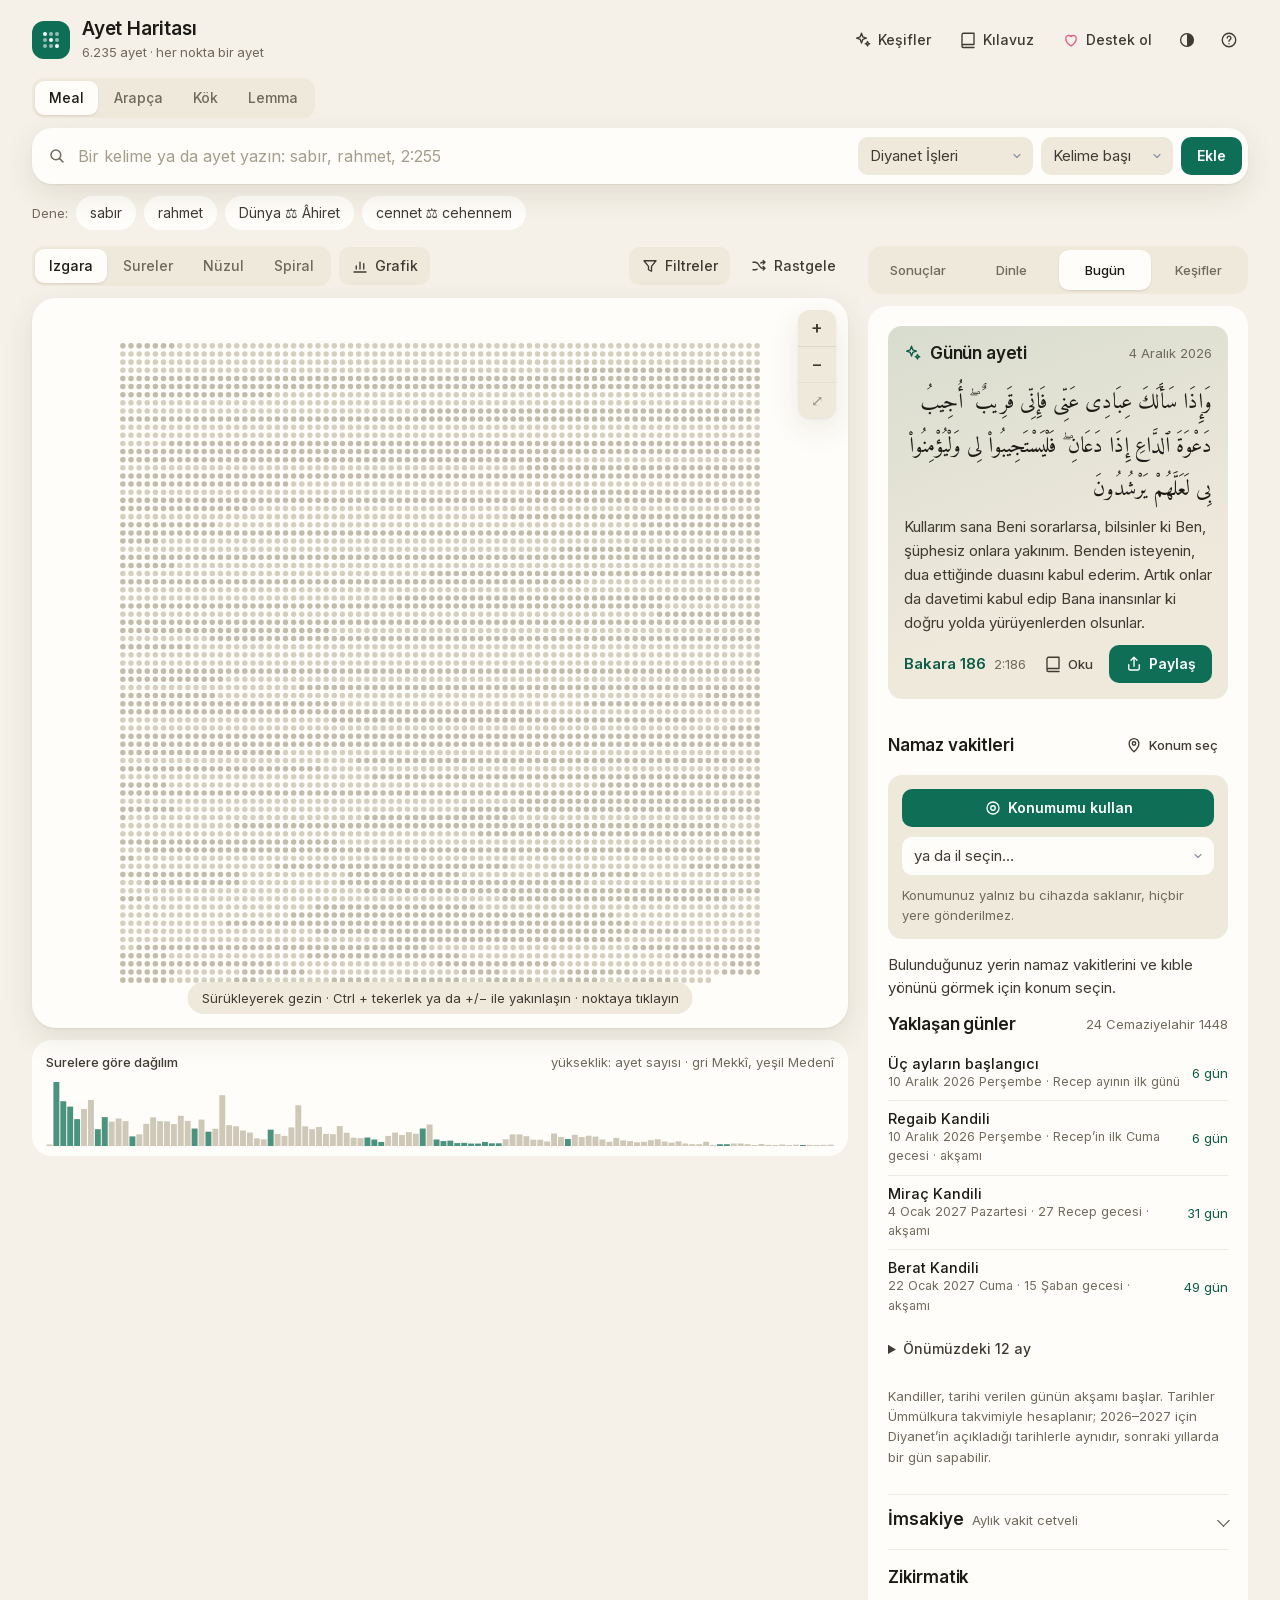
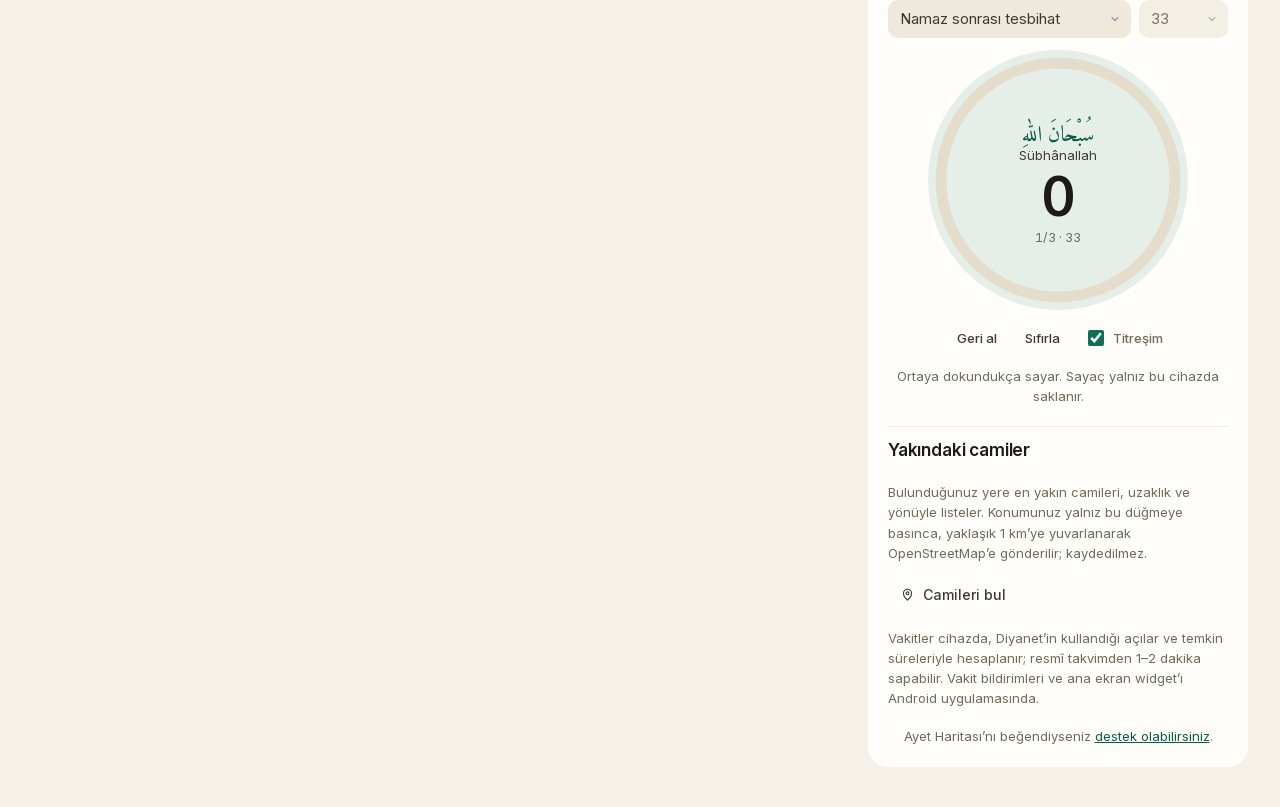
<file: index.html>
<!doctype html>
<html lang="tr">
<head>
<meta charset="utf-8">
<meta name="viewport" content="width=device-width,initial-scale=1,viewport-fit=cover">
<title>Ayet Haritası</title>
<meta name="description" content="Kur'an'daki 6.236 ayet, her biri bir nokta. Bir kelime yazın, geçtiği ayetler yansın.">
<link rel="stylesheet" href="fonts/fonts.css">
<link rel="manifest" href="manifest.webmanifest">
<meta name="theme-color" content="#0b0d12">
<script>(()=>{const d=document.documentElement,m=matchMedia('(prefers-color-scheme: light)');let p='auto';try{p=localStorage.getItem('ayet-theme')||'auto'}catch(e){}
const set=()=>{d.dataset.theme=p;d.dataset.mode=p==='auto'?(m.matches?'light':'dark'):p;const t=document.querySelector('meta[name=theme-color]');if(t)t.content=d.dataset.mode==='light'?'#f5f1e8':'#0b0d12';dispatchEvent(new Event('ayet:theme'))};
window.ayetTheme=x=>{if(x)p=x;else return p;try{localStorage.setItem('ayet-theme',p)}catch(e){}set()};m.addEventListener('change',()=>{if(p==='auto')set()});set()})()</script>
<link rel="icon" href="icons/favicon-32.png?v=2" sizes="32x32" type="image/png">
<link rel="icon" href="icons/icon-192.png?v=2" sizes="192x192" type="image/png">
<link rel="apple-touch-icon" href="icons/icon-180.png?v=2">
<link rel="stylesheet" href="style.css?v=30">
</head>
<body>

<svg width="0" height="0" style="position:absolute" aria-hidden="true"><defs>
<symbol id="i-book" viewBox="0 0 24 24"><path d="M4 19.5V5a2 2 0 0 1 2-2h14v15H6a2 2 0 0 0-2 2v.5a1.5 1.5 0 0 0 1.5 1.5H20"/></symbol>
<symbol id="i-heart" viewBox="0 0 24 24"><path d="M12 20s-7-4.4-7-10a4 4 0 0 1 7-2.6A4 4 0 0 1 19 10c0 5.6-7 10-7 10z"/></symbol>
<symbol id="i-help" viewBox="0 0 24 24"><circle cx="12" cy="12" r="9"/><path d="M9.6 9.3a2.5 2.5 0 1 1 3.4 2.4c-.6.3-1 .8-1 1.5v.5M12 17h.01"/></symbol>
<symbol id="i-sun" viewBox="0 0 24 24"><circle cx="12" cy="12" r="4"/><path d="M12 3v1.5M12 19.5V21M3 12h1.5M19.5 12H21M5.6 5.6l1.1 1.1M17.3 17.3l1.1 1.1M5.6 18.4l1.1-1.1M17.3 6.7l1.1-1.1"/></symbol>
<symbol id="i-moon" viewBox="0 0 24 24"><path d="M20 14.5A8.5 8.5 0 0 1 9.5 4a7 7 0 1 0 10.5 10.5z"/></symbol>
<symbol id="i-auto" viewBox="0 0 24 24"><circle cx="12" cy="12" r="8.5"/><path d="M12 3.5v17a8.5 8.5 0 0 0 0-17z" fill="currentColor" stroke="none"/></symbol>
<symbol id="i-sliders" viewBox="0 0 24 24"><path d="M4 7h9M17 7h3M4 17h3M11 17h9"/><circle cx="15" cy="7" r="2"/><circle cx="9" cy="17" r="2"/></symbol>
<symbol id="i-chart" viewBox="0 0 24 24"><path d="M4 20h16M7 16v-4M12 16V7M17 16v-7"/></symbol>
<symbol id="i-filter" viewBox="0 0 24 24"><path d="M4 5h16l-6 7.5V19l-4-2v-4.5z"/></symbol>
<symbol id="i-shuffle" viewBox="0 0 24 24"><path d="M4 7h3c2 0 3 1 4 2.5l2 3c1 1.5 2 2.5 4 2.5h3M17.5 12.5L20 15l-2.5 2.5M4 17h3c1.1 0 1.9-.3 2.6-.9M14.4 7.9C15 7.3 15.9 7 17 7h3M17.5 4.5L20 7l-2.5 2.5"/></symbol>
<symbol id="i-x" viewBox="0 0 24 24"><path d="M6 6l12 12M18 6L6 18"/></symbol>
<symbol id="i-left" viewBox="0 0 24 24"><path d="M15 6l-6 6 6 6"/></symbol>
<symbol id="i-right" viewBox="0 0 24 24"><path d="M9 6l6 6-6 6"/></symbol>
<symbol id="i-play" viewBox="0 0 24 24"><path d="M7 4.5v15l12.5-7.5z" fill="currentColor"/></symbol>
<symbol id="i-pause" viewBox="0 0 24 24"><path d="M8 5v14M16 5v14" stroke-width="3"/></symbol>
<symbol id="i-prev" viewBox="0 0 24 24"><path d="M18 6v12l-9-6zM6 6v12" fill="currentColor"/><path d="M6 6v12"/></symbol>
<symbol id="i-next" viewBox="0 0 24 24"><path d="M6 6v12l9-6z" fill="currentColor"/><path d="M18 6v12"/></symbol>
<symbol id="i-pin" viewBox="0 0 24 24"><path d="M12 21s-6.5-5.6-6.5-11a6.5 6.5 0 0 1 13 0c0 5.4-6.5 11-6.5 11z"/><circle cx="12" cy="10" r="2.3"/></symbol>
<symbol id="i-headphones" viewBox="0 0 24 24"><path d="M4 15v-3a8 8 0 0 1 16 0v3"/><rect x="3.5" y="14" width="4.5" height="6.5" rx="1.6"/><rect x="16" y="14" width="4.5" height="6.5" rx="1.6"/></symbol>
<symbol id="i-clock" viewBox="0 0 24 24"><circle cx="12" cy="12" r="8.5"/><path d="M12 7.5V12l3 2"/></symbol>
<symbol id="i-dots" viewBox="0 0 24 24"><circle cx="5" cy="12" r="1.3" fill="currentColor"/><circle cx="12" cy="12" r="1.3" fill="currentColor"/><circle cx="19" cy="12" r="1.3" fill="currentColor"/></symbol>
<symbol id="i-share" viewBox="0 0 24 24"><path d="M12 3v12M8 7l4-4 4 4M5 13v5a2 2 0 0 0 2 2h10a2 2 0 0 0 2-2v-5"/></symbol>
<symbol id="i-grid" viewBox="0 0 24 24"><circle cx="6" cy="6" r="1.6"/><circle cx="12" cy="6" r="1.6"/><circle cx="18" cy="6" r="1.6"/><circle cx="6" cy="12" r="1.6"/><circle cx="12" cy="12" r="1.6"/><circle cx="18" cy="12" r="1.6"/><circle cx="6" cy="18" r="1.6"/><circle cx="12" cy="18" r="1.6"/><circle cx="18" cy="18" r="1.6"/></symbol>
<symbol id="i-list" viewBox="0 0 24 24"><path d="M9 6h11M9 12h11M9 18h11M4.5 6h.01M4.5 12h.01M4.5 18h.01"/></symbol>
<symbol id="i-sparkles" viewBox="0 0 24 24"><path d="M10 3l1.7 4.8L16.5 9.5l-4.8 1.7L10 16l-1.7-4.8L3.5 9.5l4.8-1.7zM18 14l.9 2.1L21 17l-2.1.9L18 20l-.9-2.1L15 17l2.1-.9z"/></symbol>
<symbol id="i-compass" viewBox="0 0 24 24"><circle cx="12" cy="12" r="9"/><path d="M15.5 8.5l-2 5-5 2 2-5z"/></symbol>
<symbol id="i-copy" viewBox="0 0 24 24"><rect x="8" y="8" width="12" height="12" rx="2"/><path d="M16 8V6a2 2 0 0 0-2-2H6a2 2 0 0 0-2 2v8a2 2 0 0 0 2 2h2"/></symbol>
<symbol id="i-link" viewBox="0 0 24 24"><path d="M10 14a4 4 0 0 0 5.7 0l3-3a4 4 0 0 0-5.7-5.7l-1 1M14 10a4 4 0 0 0-5.7 0l-3 3a4 4 0 0 0 5.7 5.7l1-1"/></symbol>
<symbol id="i-target" viewBox="0 0 24 24"><circle cx="12" cy="12" r="8"/><circle cx="12" cy="12" r="3"/></symbol>
<symbol id="i-ext" viewBox="0 0 24 24"><path d="M14 4h6v6M20 4l-9 9M18 14v4a2 2 0 0 1-2 2H6a2 2 0 0 1-2-2V8a2 2 0 0 1 2-2h4"/></symbol>
</defs></svg>
<header class="top">
  <a class="brand" href="./" aria-label="Ayet Haritası, baştan başla">
    <span class="logo" aria-hidden="true"><svg viewBox="0 0 22 22"><circle cx="5" cy="5" r="2"/><circle cx="11" cy="5" r="2" opacity=".55"/><circle cx="17" cy="5" r="2" opacity=".55"/><circle cx="5" cy="11" r="2" opacity=".55"/><circle cx="11" cy="11" r="2"/><circle cx="17" cy="11" r="2" opacity=".55"/><circle cx="5" cy="17" r="2" opacity=".55"/><circle cx="11" cy="17" r="2" opacity=".55"/><circle cx="17" cy="17" r="2"/></svg></span>
    <span><h1>Ayet Haritası</h1><p><span id="introCount">6.236</span> ayet<span class="sub"> · her nokta bir ayet</span></p></span>
  </a>
  <div class="topbtns"><a class="ghost" href="rehber.html" id="guideLink" title="Kılavuz"><svg class="i"><use href="#i-book"/></svg><span class="lbl">Kılavuz</span></a>
  <button class="ghost icon" id="themeBtn" title="Tema" aria-label="Temayı değiştir"><svg class="i"><use href="#i-auto"/></svg></button>
  <button class="ghost icon" id="infoBtn" title="Nasıl çalışır?" aria-label="Nasıl çalışır"><svg class="i"><use href="#i-help"/></svg></button></div>
</header>

<section class="searchbar">
  <div class="modes" role="tablist" aria-label="Arama türü">
    <button data-mode="tr" class="on" title="Türkçe meallerde ara">Meal</button>
    <button data-mode="ar" title="Arapça metinde ara (harekesiz)">Arapça</button>
    <button data-mode="root" title="Arapça kök (ör. رحم)">Kök</button>
    <button data-mode="lemma" title="Sözlük biçimi (Quranic Arabic Corpus)">Lemma</button>
  </div>
  <div class="field">
    <input id="q" type="search" autocomplete="off" spellcheck="false" placeholder="Bir kelime yazın: sabır, rahmet, dünya…  (Enter = ekle · 2:255 = ayete git)">
    <select id="mealSel" title="Hangi mealde aransın"></select>
    <select id="match" title="Eşleşme biçimi"></select>
    <button id="addBtn" class="gold">Ekle</button>
    <button id="optBtn" class="ghost icon" type="button" title="Arama ayarları: meal ve eşleşme" aria-label="Arama ayarları" aria-expanded="false"><svg class="i"><use href="#i-sliders"/></svg></button>
    <ul id="suggest" class="suggest" hidden></ul>
  </div>
  <div id="chips" class="chips"></div>
</section>

<main class="stage">
  <div class="mapwrap">
    <div class="toolbar">
      <div class="seg" id="layoutSeg">
        <button data-l="grid" class="on" title="Mushaf sırasıyla ızgara">Izgara</button>
        <button data-l="flow" title="Her sure ayrı blok">Sureler</button>
        <button data-l="rev" title="Nüzul (iniş) sırasına göre">Nüzul</button>
        <button data-l="spiral" title="Ayçiçeği spirali, merkez = Fâtiha">Spiral</button>
      </div>
      <button id="chartBtn" class="toggle" title="Bulunan noktaları sütunlarda topla (G)"><svg class="i"><use href="#i-chart"/></svg>Grafik</button>
      <div class="seg small" id="metricSeg" title="Sayım ölçüsü">
        <button data-m="occ" class="on" title="Kelimenin kaç kez geçtiği">Geçiş</button>
        <button data-m="ver" title="Kaç ayette geçtiği">Ayet</button>
      </div>
      <span class="spacer"></span>
      <details class="filters" id="filters"><summary class="toggle" title="Sûre türü, cüz ve sûre filtresi"><svg class="i"><use href="#i-filter"/></svg><span class="lbl">Filtreler</span> <b id="fCount" hidden></b></summary>
        <div class="fpop">
          <label>Sûre türü<select id="fType" title="Sure türü"><option value="">Mekkî + Medenî</option><option value="M">Mekkî</option><option value="D">Medenî</option></select></label>
          <label>Cüz<select id="fJuz" title="Cüz"></select></label>
          <label>Sûre<select id="fSurah" title="Sure"></select></label>
          <button class="ghost small" id="fClear">Filtreleri temizle</button>
        </div>
      </details>
      <button class="ghost" id="randBtn" title="Rastgele ayet (R)" aria-label="Rastgele ayet"><svg class="i"><use href="#i-shuffle"/></svg><span class="lbl">Rastgele</span></button>
      <button class="ghost icon" id="fitBtn" title="Görünümü sıfırla (0)">⤢</button>
    </div>
    <div class="map" id="map">
      <canvas id="cv" role="img" aria-label="Kur'an'ın 6.236 ayeti, her biri bir nokta. Aranan kelimelerin geçtiği ayetler renkli yanar; sonuçların listesi Sonuçlar sekmesinde."></canvas>
      <div id="legend" class="legend" hidden></div>
      <div id="tip" class="tip" hidden></div>
      <div id="hint" class="hint">Fareyle gezin · tekerlekle yakınlaşın · bir noktaya tıklayın</div>
    </div>
    <div class="histo">
      <div class="histo-h"><span>Surelere göre dağılım</span><span id="histoInfo" class="muted"></span></div>
      <canvas id="hist"></canvas>
    </div>
  </div>

  <aside class="side">
    <div id="stats" class="stats"></div>
    <div class="explore">
      <h3>Hazır aramalar</h3>
      <p class="muted small">Bir dokunuşla haritaya yüklenen kelime çiftleri ve sayımlar. Sayılar tarayıcınızda, bütün Kur’an üzerinden hesaplanır; sayma yöntemini değiştirince sonuç da değişir.</p>
      <div id="presets" class="presets"></div>
    </div>
  </aside>
</main>

<div id="veil" class="veil" hidden></div>
<article id="card" class="card" hidden role="dialog" aria-modal="true" aria-labelledby="cTitle">
  <header class="card-h">
    <div>
      <div class="pill" id="cRef">2:255</div>
      <h2 id="cTitle">Bakara</h2>
      <div class="meta" id="cMeta"></div>
    </div>
    <div class="card-nav">
      <button class="ghost icon" id="fsBtn" title="Yazı boyutu" aria-label="Yazı boyutunu değiştir">Aa</button>
      <button class="ghost icon" id="prevBtn" title="Önceki ayet (←)" aria-label="Önceki ayet"><svg class="i"><use href="#i-left"/></svg></button>
      <button class="ghost icon" id="nextBtn" title="Sonraki ayet (→)" aria-label="Sonraki ayet"><svg class="i"><use href="#i-right"/></svg></button>
      <button class="ghost icon" id="closeBtn" title="Kapat (Esc)" aria-label="Kapat"><svg class="i"><use href="#i-x"/></svg></button>
    </div>
  </header>
  <div class="card-b">
    <p class="arabic" id="cAr" dir="rtl" lang="ar"></p>
    <div class="wordinfo muted small" id="cWord">Bir Arapça kelimenin üzerine gelin: kökü ve kaç kez geçtiği görünür. Tıklayınca o kökü arar.</div>
    <p class="translit" id="cTl"></p>
    <div class="mealbar"><select id="cMeal" title="Gösterilen meal"></select><button class="ghost small" id="allMealsBtn">Tüm mealleri karşılaştır (9)</button></div>
    <p class="meal" id="cTr"></p>
    <div class="allmeals" id="cAll" hidden></div>
    <div class="actions">
      <div class="listen">
        <button class="gold" id="playBtn"><svg class="i"><use href="#i-play"/></svg>Dinle</button>
        <select id="listenMode" title="Ne dinlensin">
          <option value="ar">Arapça tilavet</option>
          <option value="tr">Meal (Türkçe ses)</option>
          <option value="artr">Arapça + meal</option>
        </select>
        <select id="rateSel" title="Okuma hızı"><option value="0.85">Yavaş</option><option value="1" selected>Normal</option><option value="1.2">Hızlı</option></select>
        <select id="voiceSel" title="Türkçe ses" hidden></select>
        <label class="small muted chk"><input type="checkbox" id="autoNext"> sonrakine geç</label>
      </div>
      <button class="ghost" id="shareBtn" title="Ayeti görsel olarak paylaş"><svg class="i"><use href="#i-share"/></svg>Paylaş</button>
      <details class="more" id="cMore"><summary class="ghost"><svg class="i"><use href="#i-dots"/></svg>Diğer</summary>
        <div class="menu">
          <button class="ghost" id="surahBtn"><svg class="i"><use href="#i-target"/></svg>Bu sûreye odaklan</button>
          <button class="ghost" id="copyBtn"><svg class="i"><use href="#i-copy"/></svg>Ayeti kopyala</button>
          <button class="ghost" id="linkBtn"><svg class="i"><use href="#i-link"/></svg>Bağlantıyı kopyala</button>
          <a class="ghost" id="qcomLink" href="https://quran.com/1/1" target="_blank" rel="noopener"><svg class="i"><use href="#i-ext"/></svg>Quran.com’da aç</a>
        </div>
      </details>
    </div>
    <div class="similar">
      <h4>Kökleri en çok örtüşen ayetler</h4>
      <ul id="cSim"></ul>
    </div>
  </div>
</article>

<div id="info" class="modal" hidden>
  <div class="modal-in">
    <button class="ghost icon close" data-close aria-label="Kapat"><svg class="i"><use href="#i-x"/></svg></button>
    <h2>Nasıl çalışır?</h2>
    <p><a class="gold" href="rehber.html" style="display:inline-block;text-decoration:none">14 kartlık görsel kılavuzu aç →</a></p>
    <p>Ekrandaki her nokta Kur'an'daki bir ayettir: <b>114 sure, 6.236 ayet</b>. Sol üstten sağ alta mushaf sırasıyla dizilir. Bir kelime aradığınızda o kelimenin geçtiği ayetler kendi rengiyle yanar. En fazla 5 kelimeyi aynı anda, farklı renklerle karşılaştırabilirsiniz.</p>
    <h3>Arama türleri</h3>
    <ul>
      <li><b>Meal</b>: 9 Türkçe meal (Diyanet İşleri, Diyanet Vakfı, Elmalılı, Ateş, Gölpınarlı, Yıldırım, Bulaç, Öztürk, Yüksel) ya da hepsi birden. "Kelime başı" eşleşmesi Türkçe ekleri de yakalar (<i>dünya</i> → dünyanın, dünyada).</li>
      <li><b>Arapça</b>: Harekesiz Arapça metin. "Ekli" eşleşme و ف ب ل ك ve ال öneklerini kabul eder.</li>
      <li><b>Kök</b>: Üç harfli Arapça kök (ör. <span lang="ar">رحم</span>: rahmet, rahîm, rahmân…).</li>
      <li><b>Lemma</b>: Kelimenin sözlük biçimi (ör. <span lang="ar">دُنْيا</span>). Kelime sayımı tartışmalarında en sık kullanılan yöntem budur.</li>
    </ul>
    <h3>Sayımlar hakkında</h3>
    <p>Bir kelimenin "kaç kez geçtiği" neyi saydığınıza bağlıdır: tekil mi çoğul mu, önekler dahil mi, kök mü biçim mi. Buradaki her sayı açık bir yöntemle, sizin gözünüzün önünde hesaplanır. Bazı popüler eşitlikler bir yöntemde tutar, diğerinde tutmaz; bu aracın amacı onları kendiniz inceleyebilmenizdir.</p>
    <h3>Keşifler</h3>
    <p>Sağdaki <b>Keşifler</b> paneli, tespitleri haritada adım adım canlandırır: soru ayetlerinden cevap ayetlerine uzanan iplikler, yöntemi değiştirilebilen canlı terazi, takvime dizilen 365 "gün", kelimelerin yarışı. Her adımın kendi bağlantısı vardır; <b>Paylaş</b> ile kopyalayın.</p>
    <h3>Kısayollar</h3>
    <p class="kbd"><kbd>/</kbd> arama · <kbd>G</kbd> grafik · <kbd>R</kbd> rastgele ayet · <kbd>+</kbd><kbd>−</kbd> yakınlaş · <kbd>0</kbd> tümünü gör · <kbd>←</kbd><kbd>→</kbd> ayetler arası · <kbd>Esc</kbd> kapat</p>
    <h3>Kaynaklar</h3>
    <p class="small">Arapça metin: Tanzil (Osmanî ve sade), alquran.cloud üzerinden. Mealler: Diyanet İşleri, Diyanet Vakfı, Elmalılı Hamdi Yazır, Süleyman Ateş, Abdülbaki Gölpınarlı, Suat Yıldırım, Ali Bulaç, Yaşar Nuri Öztürk, Edip Yüksel; okunuş: Muhammet Abay (Tanzil / alquran.cloud). Kök ve lemma: Quranic Arabic Corpus morfoloji verisi. Tilavet: Mişârî Râşid el-Afâsî (everyayah.com). · <a href="gizlilik.html" style="color:var(--gold2)">Gizlilik politikası</a></p>
  </div>
</div>

<nav class="bnav" id="bnav" aria-label="Bölümler">
  <button data-go="map" class="on"><svg class="i"><use href="#i-grid"/></svg>Harita</button>
  <button data-go="res"><svg class="i"><use href="#i-list"/></svg>Sonuçlar<b></b></button>
  <button data-go="dinle"><svg class="i"><use href="#i-headphones"/></svg>Dinle</button>
  <button data-go="vakit"><svg class="i"><use href="#i-clock"/></svg>Bugün</button>
  <button data-go="kesif"><svg class="i"><use href="#i-sparkles"/></svg>Keşifler</button>
</nav>

<div id="loading" class="loading"><div class="spin"></div><p>6.236 ayet yükleniyor…</p></div>

<script src="data.js"></script>
<script src="app.js?v=23"></script>
<script src="ozellik.js?v=18"></script>
<script src="esma.js?v=1"></script>
<script src="kesif.js?v=18"></script>
<script src="bagis-ayar.js?v=3"></script>
<script src="bagis.js?v=2"></script>
<script>
if ('serviceWorker' in navigator && !window.Capacitor && !window.ARTIFACT_BUILD && (location.protocol === 'https:' || location.hostname === 'localhost')) addEventListener('load', () => {
  const sw = navigator.serviceWorker, had = !!sw.controller; let shown = false;
  sw.register('sw.js').then(reg => { setInterval(() => reg.update().catch(() => {}), 30 * 60 * 1000); }).catch(() => {});
  // yeni sürüm devreye girince (ilk kurulumda değil) yenileme çubuğu göster
  sw.addEventListener('controllerchange', () => {
    if (!had || shown) return; shown = true;
    const bar = document.createElement('div'); bar.className = 'updbar'; bar.setAttribute('role', 'status');
    bar.innerHTML = '<span><b>Yeni sürüm hazır.</b> Yenileyince güncel hâli açılır.</span><button type="button" class="gold" data-r>Yenile</button><button type="button" class="ghost icon" data-x aria-label="Kapat">✕</button>';
    bar.querySelector('[data-r]').onclick = () => location.reload();
    bar.querySelector('[data-x]').onclick = () => bar.remove();
    document.body.appendChild(bar);
  });
});
</script>
</body>
</html>
</file>
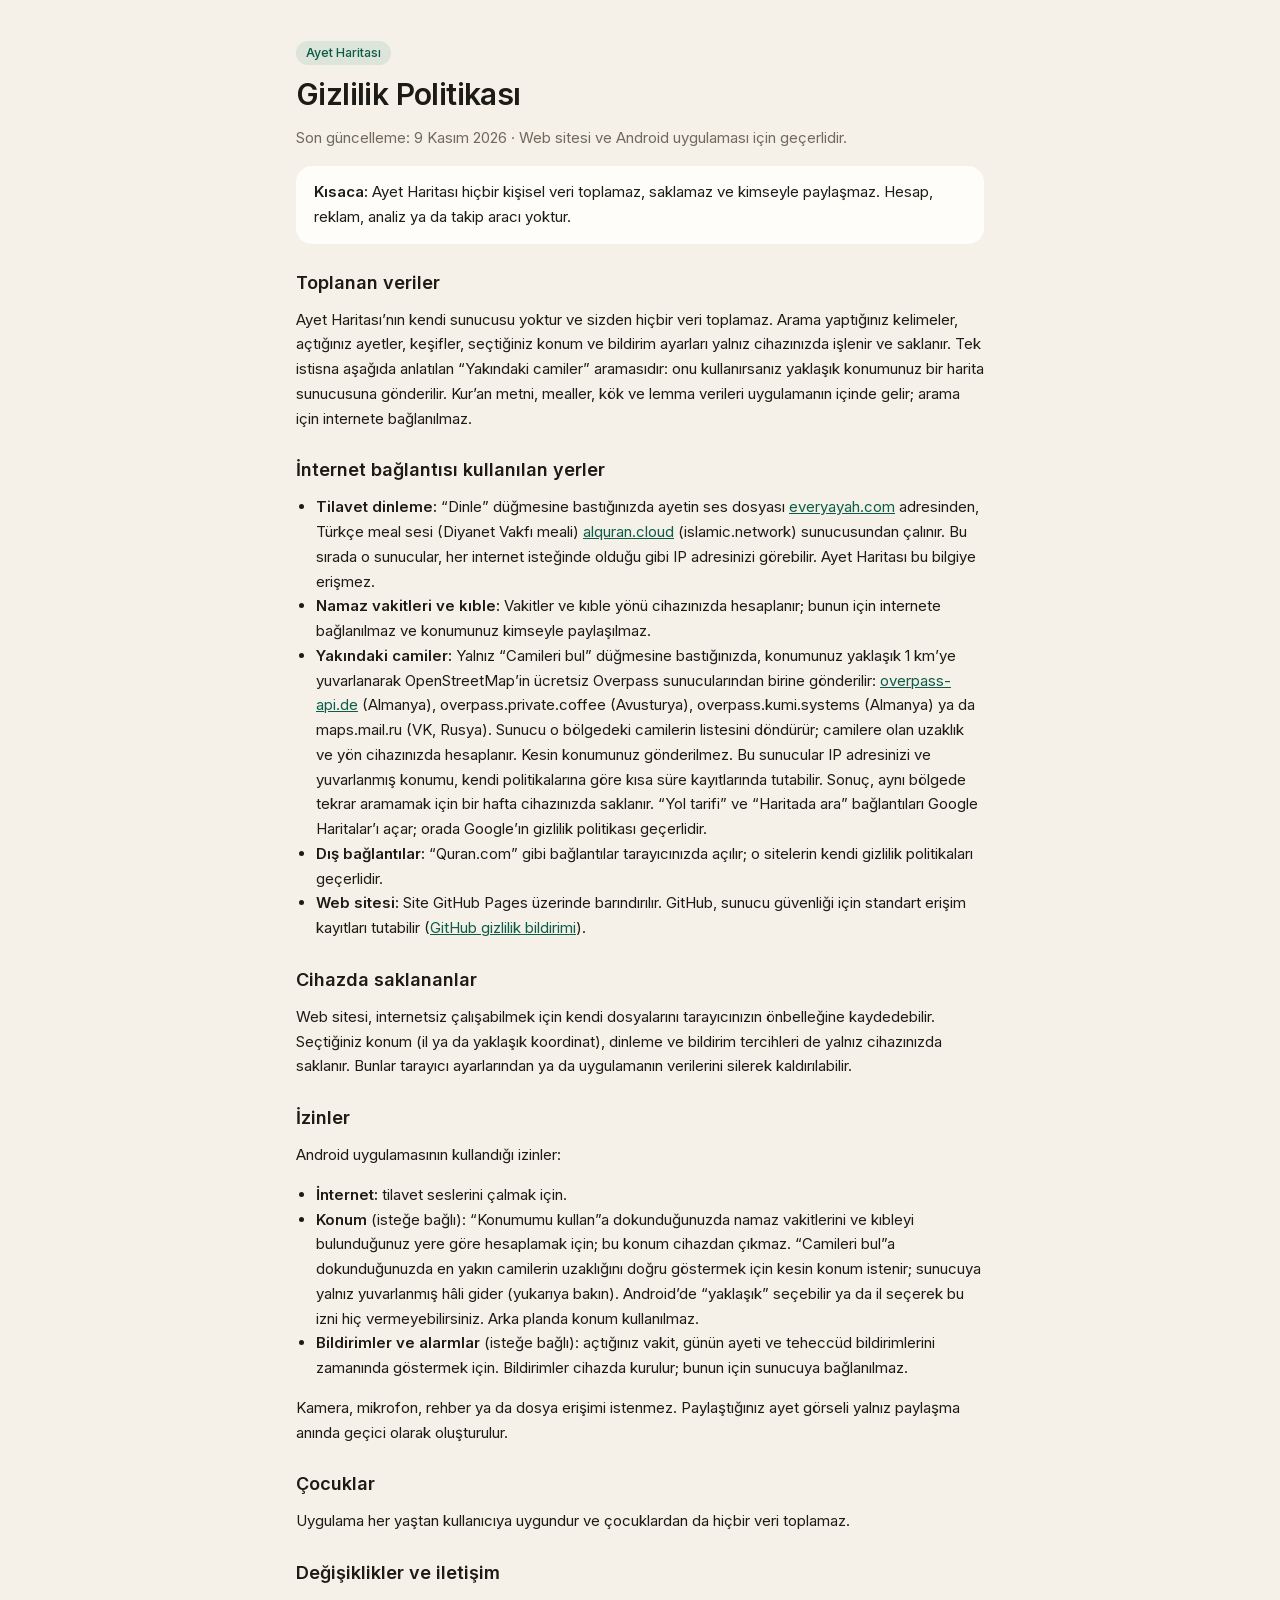
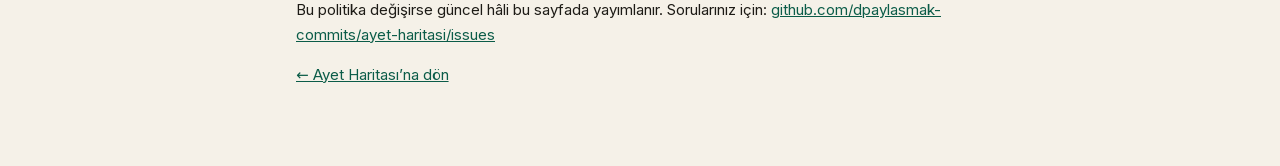
<file: gizlilik.html>
<!doctype html>
<html lang="tr">
<head>
<meta charset="utf-8">
<meta name="viewport" content="width=device-width,initial-scale=1,viewport-fit=cover">
<title>Gizlilik Politikası · Ayet Haritası</title>
<meta name="description" content="Ayet Haritası web sitesi ve Android uygulamasının gizlilik politikası.">
<link rel="stylesheet" href="fonts/fonts.css">
<link rel="icon" href="icons/favicon-32.png?v=2" sizes="32x32" type="image/png">
<link rel="icon" href="icons/icon-192.png?v=2" sizes="192x192" type="image/png">
<style>
:root{--bg:#0b0d12;--card:#13161e;--gold:#e9b949;--gold2:#f1cd72;--soft:rgba(233,185,73,.14);--ink:#eceef4;--muted:#8e94a7;--sans:Inter,system-ui,-apple-system,sans-serif;color-scheme:dark}
[data-mode="light"]{--bg:#f5f1e8;--card:#fffdf9;--gold:#0f6e56;--gold2:#0b5c48;--soft:rgba(15,110,86,.1);--ink:#1d1b16;--muted:#6f6a5c;color-scheme:light}
*{box-sizing:border-box}
body{margin:0;background:var(--bg);color:var(--ink);font:15px/1.65 var(--sans);-webkit-font-smoothing:antialiased}
main{max-width:720px;margin:0 auto;padding:40px 16px 64px}
h1{font:600 30px/1.15 var(--sans);letter-spacing:-.02em;margin:12px 0 4px}
h2{font:600 18px var(--sans);margin:28px 0 6px}
.pill{display:inline-block;background:var(--soft);color:var(--gold2);border-radius:999px;padding:3px 10px;font:500 12.5px/1.4 var(--sans);text-decoration:none}
.muted{color:var(--muted)}
a{color:var(--gold2)}
ul{padding-left:20px}
.box{border-radius:16px;padding:14px 18px;background:var(--card)}
</style>
<script>(()=>{let p="auto";try{p=localStorage.getItem("ayet-theme")||"auto"}catch(e){}document.documentElement.dataset.mode=p==="auto"?(matchMedia("(prefers-color-scheme: light)").matches?"light":"dark"):p})()</script>
</head>
<body>
<main>
  <a class="pill" href="./">Ayet Haritası</a>
  <h1>Gizlilik Politikası</h1>
  <p class="muted">Son güncelleme: 9 Kasım 2026 · Web sitesi ve Android uygulaması için geçerlidir.</p>

  <div class="box"><b>Kısaca:</b> Ayet Haritası hiçbir kişisel veri toplamaz, saklamaz ve kimseyle paylaşmaz. Hesap, reklam, analiz ya da takip aracı yoktur.</div>

  <h2>Toplanan veriler</h2>
  <p>Ayet Haritası’nın kendi sunucusu yoktur ve sizden hiçbir veri toplamaz. Arama yaptığınız kelimeler, açtığınız ayetler, keşifler, seçtiğiniz konum ve bildirim ayarları yalnız cihazınızda işlenir ve saklanır. Tek istisna aşağıda anlatılan “Yakındaki camiler” aramasıdır: onu kullanırsanız yaklaşık konumunuz bir harita sunucusuna gönderilir. Kur’an metni, mealler, kök ve lemma verileri uygulamanın içinde gelir; arama için internete bağlanılmaz.</p>

  <h2>İnternet bağlantısı kullanılan yerler</h2>
  <ul>
    <li><b>Tilavet dinleme:</b> “Dinle” düğmesine bastığınızda ayetin ses dosyası <a href="https://everyayah.com" rel="noopener">everyayah.com</a> adresinden, Türkçe meal sesi (Diyanet Vakfı meali) <a href="https://alquran.cloud" rel="noopener">alquran.cloud</a> (islamic.network) sunucusundan çalınır. Bu sırada o sunucular, her internet isteğinde olduğu gibi IP adresinizi görebilir. Ayet Haritası bu bilgiye erişmez.</li>
    <li><b>Namaz vakitleri ve kıble:</b> Vakitler ve kıble yönü cihazınızda hesaplanır; bunun için internete bağlanılmaz ve konumunuz kimseyle paylaşılmaz.</li>
    <li><b>Yakındaki camiler:</b> Yalnız “Camileri bul” düğmesine bastığınızda, konumunuz yaklaşık 1 km’ye yuvarlanarak OpenStreetMap’in ücretsiz Overpass sunucularından birine gönderilir: <a href="https://overpass-api.de" rel="noopener">overpass-api.de</a> (Almanya), overpass.private.coffee (Avusturya), overpass.kumi.systems (Almanya) ya da maps.mail.ru (VK, Rusya). Sunucu o bölgedeki camilerin listesini döndürür; camilere olan uzaklık ve yön cihazınızda hesaplanır. Kesin konumunuz gönderilmez. Bu sunucular IP adresinizi ve yuvarlanmış konumu, kendi politikalarına göre kısa süre kayıtlarında tutabilir. Sonuç, aynı bölgede tekrar aramamak için bir hafta cihazınızda saklanır. “Yol tarifi” ve “Haritada ara” bağlantıları Google Haritalar’ı açar; orada Google’ın gizlilik politikası geçerlidir.</li>
    <li><b>Dış bağlantılar:</b> “Quran.com” gibi bağlantılar tarayıcınızda açılır; o sitelerin kendi gizlilik politikaları geçerlidir.</li>
    <li><b>Web sitesi:</b> Site GitHub Pages üzerinde barındırılır. GitHub, sunucu güvenliği için standart erişim kayıtları tutabilir (<a href="https://docs.github.com/site-policy/privacy-policies/github-general-privacy-statement" rel="noopener">GitHub gizlilik bildirimi</a>).</li>
  </ul>

  <h2>Cihazda saklananlar</h2>
  <p>Web sitesi, internetsiz çalışabilmek için kendi dosyalarını tarayıcınızın önbelleğine kaydedebilir. Seçtiğiniz konum (il ya da yaklaşık koordinat), dinleme ve bildirim tercihleri de yalnız cihazınızda saklanır. Bunlar tarayıcı ayarlarından ya da uygulamanın verilerini silerek kaldırılabilir.</p>

  <h2>İzinler</h2>
  <p>Android uygulamasının kullandığı izinler:</p>
  <ul>
    <li><b>İnternet:</b> tilavet seslerini çalmak için.</li>
    <li><b>Konum</b> (isteğe bağlı): “Konumumu kullan”a dokunduğunuzda namaz vakitlerini ve kıbleyi bulunduğunuz yere göre hesaplamak için; bu konum cihazdan çıkmaz. “Camileri bul”a dokunduğunuzda en yakın camilerin uzaklığını doğru göstermek için kesin konum istenir; sunucuya yalnız yuvarlanmış hâli gider (yukarıya bakın). Android’de “yaklaşık” seçebilir ya da il seçerek bu izni hiç vermeyebilirsiniz. Arka planda konum kullanılmaz.</li>
    <li><b>Bildirimler ve alarmlar</b> (isteğe bağlı): açtığınız vakit, günün ayeti ve teheccüd bildirimlerini zamanında göstermek için. Bildirimler cihazda kurulur; bunun için sunucuya bağlanılmaz.</li>
  </ul>
  <p>Kamera, mikrofon, rehber ya da dosya erişimi istenmez. Paylaştığınız ayet görseli yalnız paylaşma anında geçici olarak oluşturulur.</p>

  <h2>Çocuklar</h2>
  <p>Uygulama her yaştan kullanıcıya uygundur ve çocuklardan da hiçbir veri toplamaz.</p>

  <h2>Değişiklikler ve iletişim</h2>
  <p>Bu politika değişirse güncel hâli bu sayfada yayımlanır. Sorularınız için: <a href="https://github.com/dpaylasmak-commits/ayet-haritasi/issues" rel="noopener">github.com/dpaylasmak-commits/ayet-haritasi/issues</a></p>

  <p><a href="./">← Ayet Haritası’na dön</a></p>
</main>
</body>
</html>
</file>
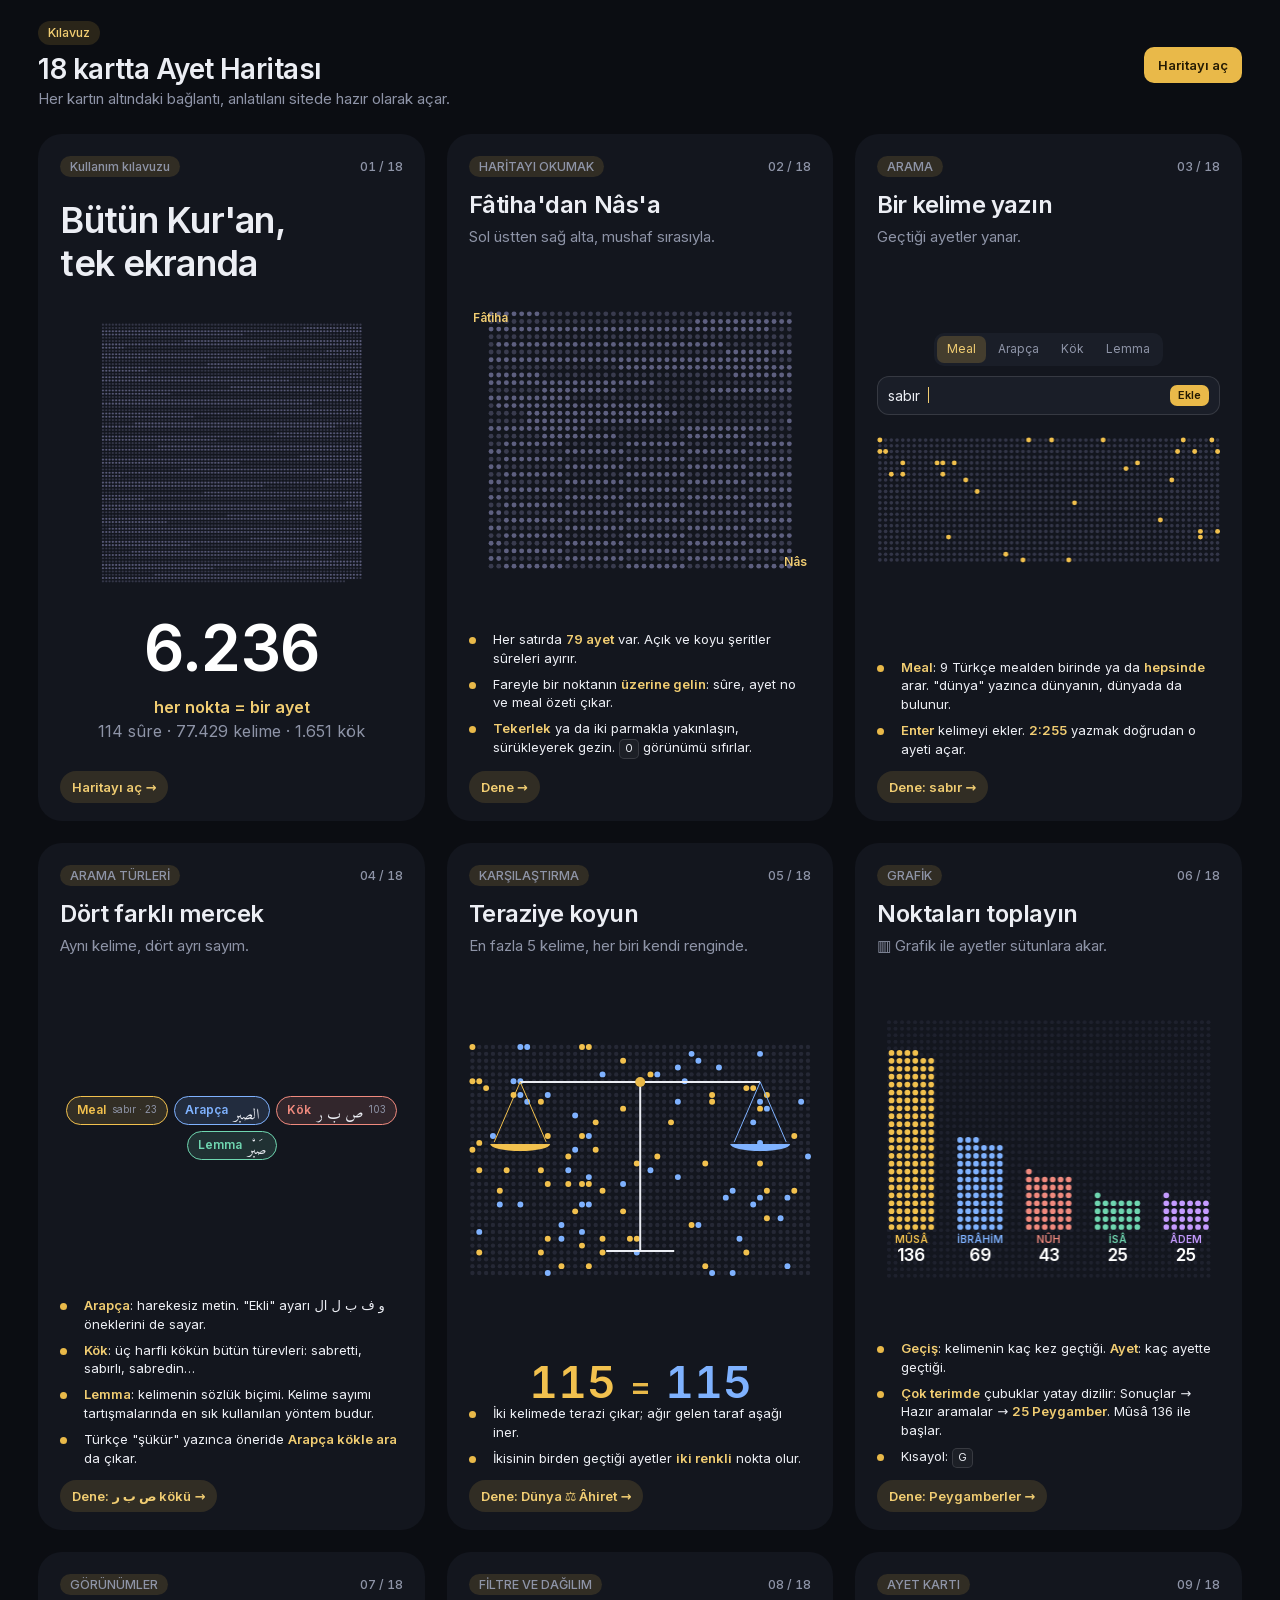
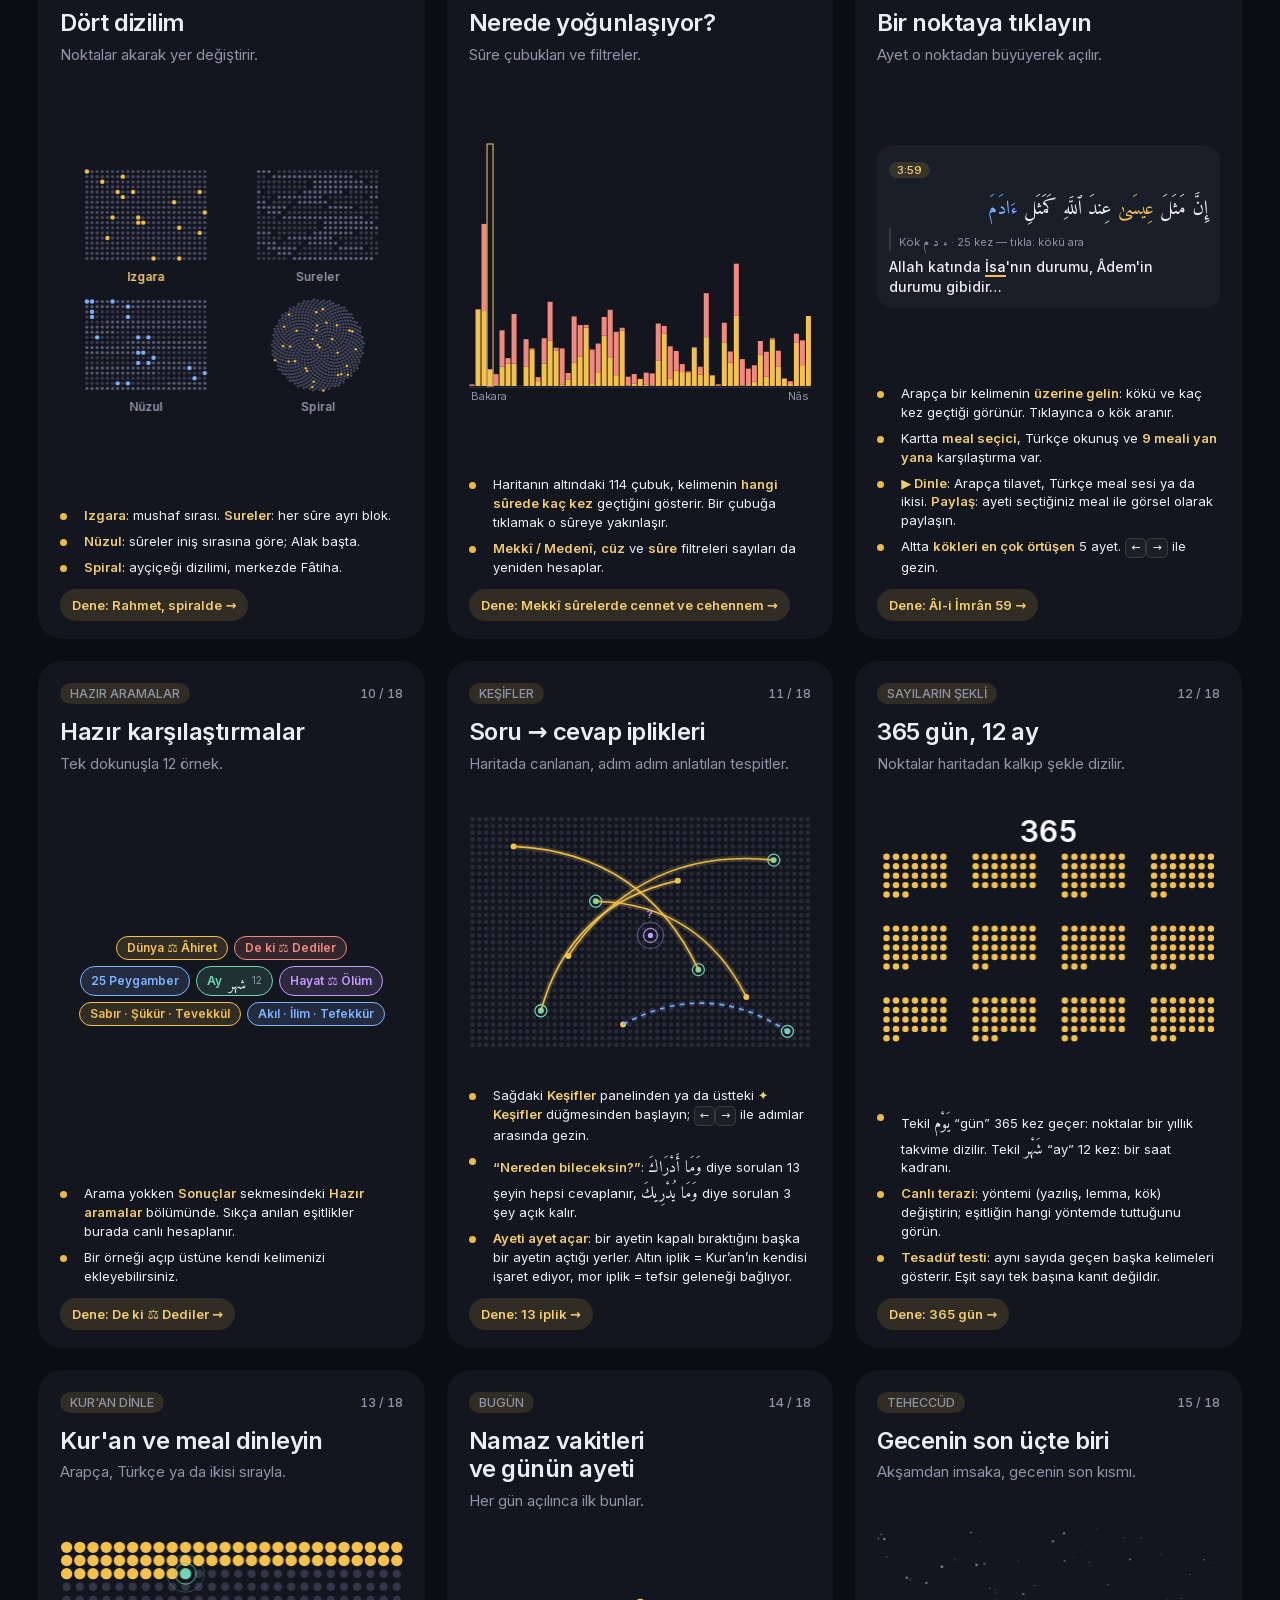
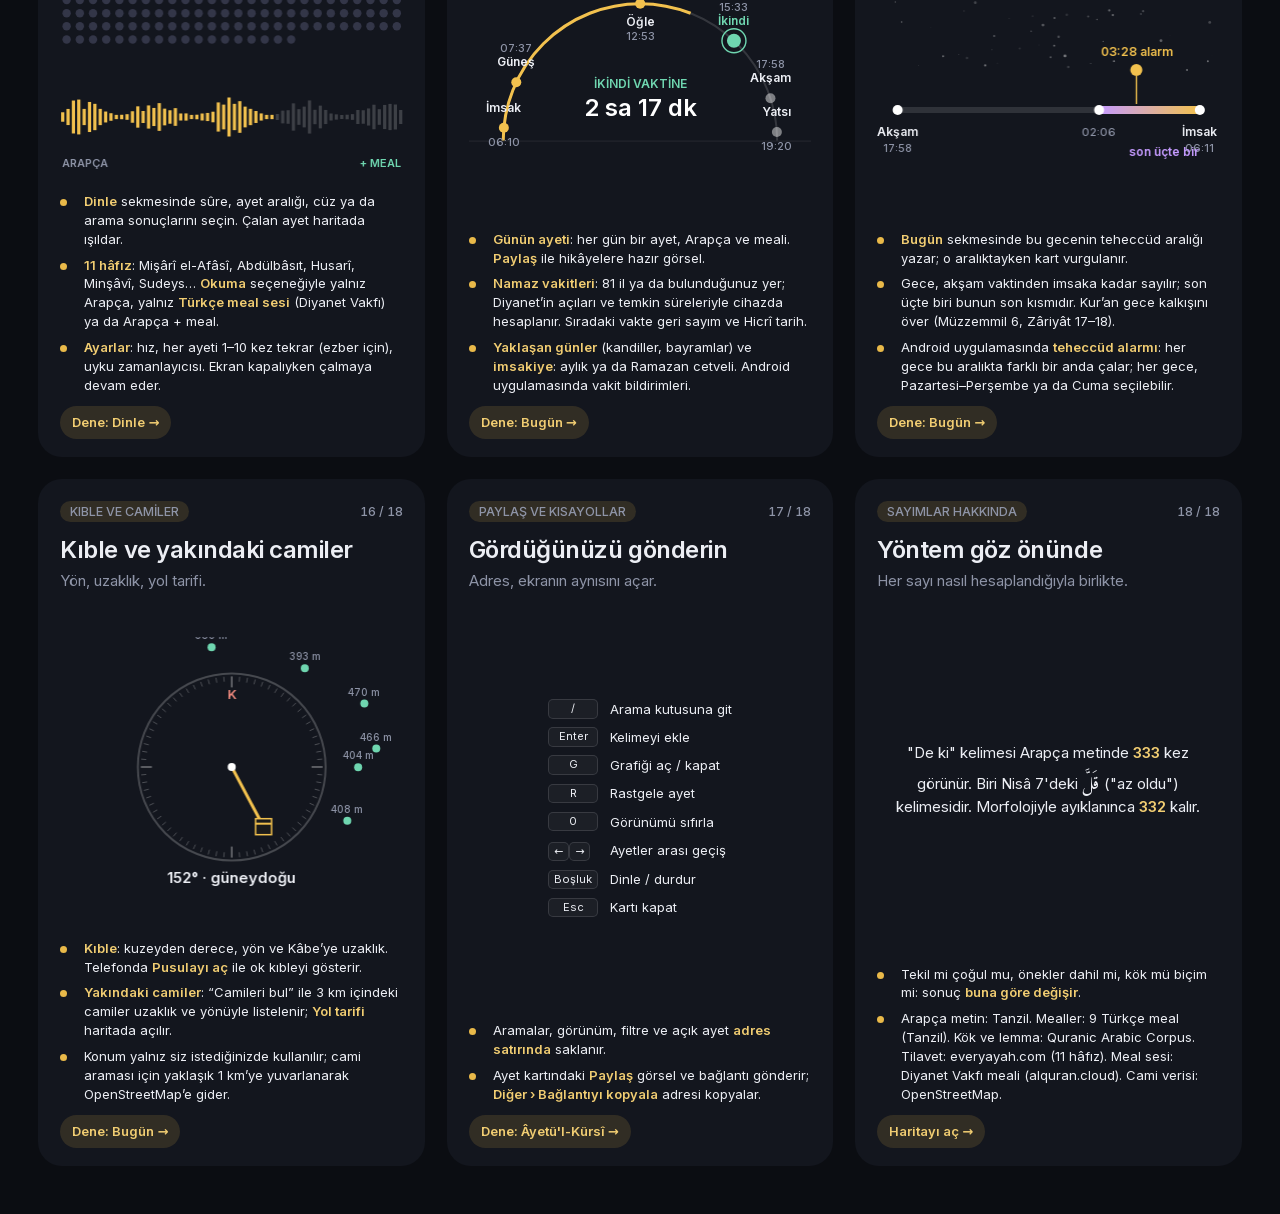
<file: rehber.html>
<!doctype html>
<html lang="tr">
<head>
<meta charset="utf-8">
<meta name="viewport" content="width=device-width,initial-scale=1,viewport-fit=cover">
<title>Ayet Haritası Kılavuzu</title>
<meta name="description" content="Ayet Haritası nasıl kullanılır: 14 kartta arama, karşılaştırma, grafik ve ayet kartı.">
<link rel="stylesheet" href="fonts/fonts.css">
<link rel="manifest" href="manifest.webmanifest">
<meta name="theme-color" content="#0b0d12">
<link rel="icon" href="icons/favicon-32.png?v=2" sizes="32x32" type="image/png">
<link rel="icon" href="icons/icon-192.png?v=2" sizes="192x192" type="image/png">
<link rel="apple-touch-icon" href="icons/icon-180.png">
<style>
/* Düzen: dikey (9:16) bilgi kartları — masaüstünde ızgara, telefonda kaydırmalı şerit */
:root{
  --bg0:#0b0d12; --bg1:#0b0d12; --bg2:#0b0d12;
  --card0:#13161e; --card1:#13161e; --surface-2:#1a1e28;
  --gold:#e9b949; --gold2:#f1cd72; --ink:#eceef4; --muted:#8e94a7; --line:rgba(255,255,255,.12); --line2:rgba(255,255,255,.07);
  --c1:#f2c14e; --c2:#7fb2ff; --c3:#f08a7e; --c4:#6fd6b0; --c5:#c59bff;
  --serif:Inter,system-ui,-apple-system,sans-serif; --sans:Inter,system-ui,-apple-system,sans-serif; --ar:"Amiri Quran","Amiri","Geeza Pro",serif;
  color-scheme:dark;
}
*{box-sizing:border-box}
html,body{margin:0;background:var(--bg0);color:var(--ink);font:15px/1.55 var(--sans);-webkit-font-smoothing:antialiased}
#stars{display:none}
a{color:inherit}
.top{position:relative;display:flex;flex-wrap:wrap;align-items:center;justify-content:space-between;gap:12px;padding:20px clamp(16px,3vw,40px) 4px}
.top h1{margin:8px 0 0;font:600 28px/1.15 var(--sans);letter-spacing:-.02em;color:var(--ink);text-wrap:balance}
.top p{margin:2px 0 0;color:var(--muted)}
.pill{display:inline-block;background:rgba(233,185,73,.14);color:var(--gold2);border-radius:999px;padding:3px 10px;font:500 12.5px/1.4 var(--sans)}
.btn{display:inline-flex;align-items:center;gap:6px;text-decoration:none;border-radius:10px;padding:8px 14px;font-weight:600;font-size:13px}
.btn.gold{background:var(--gold);color:#241a03}
.btn.ghost{background:var(--surface-2);color:var(--ink)}
.btn.ghost:hover{border-color:var(--line)}
.btn:focus-visible,.card a:focus-visible{outline:2px solid var(--gold2);outline-offset:2px}

.deck{position:relative;display:grid;grid-template-columns:repeat(auto-fill,minmax(300px,1fr));gap:22px;padding:20px clamp(16px,3vw,40px) 48px}
.card{position:relative;aspect-ratio:9/16;max-width:100%;display:flex;flex-direction:column;border:0;border-radius:24px;background:var(--card0);padding:22px 22px 18px;overflow:hidden}
.card .no{display:flex;justify-content:space-between;align-items:center}
.card .no span{font:500 12.5px var(--sans);color:var(--muted);font-variant-numeric:tabular-nums}
.card h2{margin:14px 0 4px;font:600 24px/1.2 var(--sans);color:var(--ink);text-wrap:balance;letter-spacing:-.02em}
.card h2 small{display:block;font:400 15px/1.4 var(--sans);color:var(--muted);margin-top:6px;letter-spacing:0}
.viz{flex:1;min-height:0;display:grid;place-items:center;margin:10px 0}
.viz canvas{width:100%;height:100%;max-height:260px;display:block}
.card ul{list-style:none;margin:0;padding:0;display:grid;gap:7px}
.card li{display:grid;grid-template-columns:18px 1fr;gap:6px;font-size:13px;line-height:1.45}
.card li::before{content:"";width:7px;height:7px;border-radius:50%;background:var(--gold);margin-top:7px}
.card li b{color:var(--gold2);font-weight:600}
.card .try{margin-top:12px;align-self:flex-start;font-size:13px;font-weight:600;color:var(--gold2);text-decoration:none;background:rgba(233,185,73,.14);padding:6px 12px;border-radius:999px}
.ar{font-family:var(--ar);font-size:1.25em;unicode-bidi:isolate}
kbd{display:inline-block;min-width:20px;text-align:center;border:1px solid var(--line);border-radius:5px;padding:0 5px;font:11px/1.6 var(--sans);background:rgba(255,255,255,.04)}

/* mini arayüz parçaları */
.mock{width:100%;display:grid;gap:10px}
.seg{display:inline-flex;gap:2px;background:var(--surface-2);border:0;border-radius:10px;padding:3px;justify-self:center;flex-wrap:wrap;justify-content:center}
.seg i{font-style:normal;padding:4px 10px;border-radius:7px;color:var(--muted);font-size:12px}
.seg i.on{background:rgba(233,185,73,.2);color:var(--gold2)}
.field{display:flex;align-items:center;gap:8px;border:1px solid var(--line);border-radius:12px;padding:8px 10px;background:var(--surface-2);font-size:14px}
.field .caret{width:1px;height:16px;background:var(--gold2);animation:bl 1s steps(2) infinite}
@keyframes bl{50%{opacity:0}}
.field em{margin-left:auto;font-style:normal;font-size:11px;background:var(--gold);color:#241a03;border-radius:7px;padding:2px 8px;font-weight:600}
.chips{display:flex;flex-wrap:wrap;gap:6px;justify-content:center}
.chip{display:inline-flex;align-items:center;gap:6px;border:1px solid var(--c);border-radius:999px;padding:2px 10px;font-size:12px;background:color-mix(in srgb,var(--c) 14%,transparent)}
.chip b{color:var(--c)}
.chip small{color:var(--muted)}
.big{font:700 64px/1 var(--serif);color:#fff;text-align:center;letter-spacing:-.03em;font-variant-numeric:tabular-nums}
.eq{display:flex;align-items:baseline;justify-content:center;gap:14px;font:700 44px/1 var(--serif);font-variant-numeric:tabular-nums}
.eq span:nth-child(2){color:var(--gold);font-size:32px}
.versecard{width:100%;border:0;border-radius:16px;padding:12px;background:var(--surface-2)}
.versecard .r{font:500 11.5px var(--sans);color:var(--gold2);background:rgba(233,185,73,.14);border-radius:999px;padding:1px 8px;display:inline-block}
.versecard .a{font:20px/1.9 var(--ar);text-align:right;direction:rtl;margin:4px 0}
.versecard .a .h{color:var(--c2);}
.versecard .a .h1{color:var(--c1);}
.versecard .t{font:500 14px/1.4 var(--serif)}
.versecard .t mark{background:transparent;color:#fff;border-bottom:2px solid var(--c1)}
.versecard .w{margin:6px 0;font-size:11px;color:var(--muted);border-left:2px solid var(--line);padding-left:8px}
.keys{display:grid;grid-template-columns:auto 1fr;gap:8px 12px;align-items:center;font-size:13px}
.note{font:400 15px/1.5 var(--sans);text-align:center;color:var(--ink);padding:0 6px}
.note b{color:var(--gold2);font-style:normal}

/* kapak */
.cover h2{font-size:36px;margin-top:22px}
.cover .sub{font:400 16px/1.45 var(--sans);color:var(--muted);text-align:center}
.cover .sub b{color:var(--gold2);font-style:normal}

/* telefon: kaydırmalı şerit */
@media (max-width:700px){
  .deck{display:flex;overflow-x:auto;scroll-snap-type:x mandatory;gap:14px;padding:16px max(16px,env(safe-area-inset-left,0px)) 28px;-webkit-overflow-scrolling:touch}
  .card{flex:0 0 min(86vw,380px);scroll-snap-align:center;aspect-ratio:auto;height:min(152vw,calc(100dvh - 170px));min-height:560px}
  .top h1{font-size:26px}
}
.dots{display:none;justify-content:center;gap:6px;padding-bottom:24px}
.dots i{width:6px;height:6px;border-radius:50%;background:var(--line2)}
.dots i.on{background:var(--gold)}
@media (max-width:700px){.dots{display:flex}}
@media (prefers-reduced-motion:reduce){.field .caret{animation:none}}
</style>
</head>
<body>
<canvas id="stars" aria-hidden="true"></canvas>
<header class="top">
  <div>
    <span class="pill">Kılavuz</span>
    <h1>18 kartta Ayet Haritası</h1>
    <p>Her kartın altındaki bağlantı, anlatılanı sitede hazır olarak açar.</p>
  </div>
  <a class="btn gold" href="./">Haritayı aç</a>
</header>

<main class="deck" id="deck">

  <article class="card cover">
    <div class="no"><span class="pill">Kullanım kılavuzu</span><span>01 / 18</span></div>
    <h2>Bütün Kur'an, tek ekranda</h2>
    <div class="viz"><canvas data-viz="cover" aria-label="6.236 noktalık ızgara"></canvas></div>
    <div class="big" data-count>6.236</div>
    <p class="sub"><b>her nokta = bir ayet</b><br>114 sûre · 77.429 kelime · 1.651 kök</p>
    <a class="try" href="./">Haritayı aç →</a>
  </article>

  <article class="card">
    <div class="no"><span class="pill">HARİTAYI OKUMAK</span><span>02 / 18</span></div>
    <h2>Fâtiha'dan Nâs'a<small>Sol üstten sağ alta, mushaf sırasıyla.</small></h2>
    <div class="viz"><canvas data-viz="read" aria-label="Izgarada sûre sınırları"></canvas></div>
    <ul>
      <li><span>Her satırda <b>79 ayet</b> var. Açık ve koyu şeritler sûreleri ayırır.</span></li>
      <li><span>Fareyle bir noktanın <b>üzerine gelin</b>: sûre, ayet no ve meal özeti çıkar.</span></li>
      <li><span><b>Tekerlek</b> ya da iki parmakla yakınlaşın, sürükleyerek gezin. <kbd>0</kbd> görünümü sıfırlar.</span></li>
    </ul>
    <a class="try" href="./">Dene →</a>
  </article>

  <article class="card">
    <div class="no"><span class="pill">ARAMA</span><span>03 / 18</span></div>
    <h2>Bir kelime yazın<small>Geçtiği ayetler yanar.</small></h2>
    <div class="viz"><div class="mock">
      <div class="seg"><i class="on">Meal</i><i>Arapça</i><i>Kök</i><i>Lemma</i></div>
      <div class="field">sabır<span class="caret"></span><em>Ekle</em></div>
      <canvas data-viz="search" aria-label="Aramada yanan noktalar" style="height:150px"></canvas>
    </div></div>
    <ul>
      <li><span><b>Meal</b>: 9 Türkçe mealden birinde ya da <b>hepsinde</b> arar. "dünya" yazınca dünyanın, dünyada da bulunur.</span></li>
      <li><span><b>Enter</b> kelimeyi ekler. <b>2:255</b> yazmak doğrudan o ayeti açar.</span></li>
    </ul>
    <a class="try" href="./#t=tr~start~sab%C4%B1r">Dene: sabır →</a>
  </article>

  <article class="card">
    <div class="no"><span class="pill">ARAMA TÜRLERİ</span><span>04 / 18</span></div>
    <h2>Dört farklı mercek<small>Aynı kelime, dört ayrı sayım.</small></h2>
    <div class="viz"><div class="mock">
      <div class="chips">
        <span class="chip" style="--c:var(--c1)"><b>Meal</b><small>sabır · 23</small></span>
        <span class="chip" style="--c:var(--c2)"><b>Arapça</b><span class="ar">الصبر</span></span>
        <span class="chip" style="--c:var(--c3)"><b>Kök</b><span class="ar">ص ب ر</span><small>103</small></span>
        <span class="chip" style="--c:var(--c4)"><b>Lemma</b><span class="ar">صَبْر</span></span>
      </div>
    </div></div>
    <ul>
      <li><span><b>Arapça</b>: harekesiz metin. "Ekli" ayarı و ف ب ل ال öneklerini de sayar.</span></li>
      <li><span><b>Kök</b>: üç harfli kökün bütün türevleri: sabretti, sabırlı, sabredin…</span></li>
      <li><span><b>Lemma</b>: kelimenin sözlük biçimi. Kelime sayımı tartışmalarında en sık kullanılan yöntem budur.</span></li>
      <li><span>Türkçe "şükür" yazınca öneride <b>Arapça kökle ara</b> da çıkar.</span></li>
    </ul>
    <a class="try" href="./#t=root~root~%D8%B5%D8%A8%D8%B1~Sab%C4%B1r">Dene: ص ب ر kökü →</a>
  </article>

  <article class="card">
    <div class="no"><span class="pill">KARŞILAŞTIRMA</span><span>05 / 18</span></div>
    <h2>Teraziye koyun<small>En fazla 5 kelime, her biri kendi renginde.</small></h2>
    <div class="viz"><canvas data-viz="balance" aria-label="Dünya ve âhiret terazisi"></canvas></div>
    <div class="eq"><span style="color:var(--c1)">115</span><span>=</span><span style="color:var(--c2)">115</span></div>
    <ul>
      <li><span>İki kelimede terazi çıkar; ağır gelen taraf aşağı iner.</span></li>
      <li><span>İkisinin birden geçtiği ayetler <b>iki renkli</b> nokta olur.</span></li>
    </ul>
    <a class="try" href="./#t=lemma~lemma~%D8%AF%D9%8F%D9%86%D9%92%D9%8A%D8%A7~D%C3%BCnya&t=ar~affix~%D8%A7%D9%84%D8%A2%D8%AE%D8%B1%D8%A9~%C3%82hiret">Dene: Dünya ⚖ Âhiret →</a>
  </article>

  <article class="card">
    <div class="no"><span class="pill">GRAFİK</span><span>06 / 18</span></div>
    <h2>Noktaları toplayın<small>▥ Grafik ile ayetler sütunlara akar.</small></h2>
    <div class="viz"><canvas data-viz="bars" aria-label="Peygamber isimleri sütun grafiği"></canvas></div>
    <ul>
      <li><span><b>Geçiş</b>: kelimenin kaç kez geçtiği. <b>Ayet</b>: kaç ayette geçtiği.</span></li>
      <li><span><b>Çok terimde</b> çubuklar yatay dizilir: Sonuçlar → Hazır aramalar → <b>25 Peygamber</b>. Mûsâ 136 ile başlar.</span></li>
      <li><span>Kısayol: <kbd>G</kbd></span></li>
    </ul>
    <a class="try" href="./#t=lemma~lemma~%D9%85%D9%8F%D9%88%D8%B3%D9%8E%D9%89~M%C3%BBs%C3%A2&t=lemma~lemma~%D8%A5%D9%90%D8%A8%D9%92%D8%B1%D8%A7%D9%87%D9%90%D9%8A%D9%85~%C4%B0br%C3%A2him&t=lemma~lemma~%D9%86%D9%8F%D9%88%D8%AD~N%C3%BBh&t=lemma~lemma~%D8%B9%D9%90%D9%8A%D8%B3%D9%8E%D9%89~%C4%B0s%C3%A2&t=lemma~lemma~%D8%A2%D8%AF%D9%8E%D9%85~%C3%82dem&g=1">Dene: Peygamberler →</a>
  </article>

  <article class="card">
    <div class="no"><span class="pill">GÖRÜNÜMLER</span><span>07 / 18</span></div>
    <h2>Dört dizilim<small>Noktalar akarak yer değiştirir.</small></h2>
    <div class="viz"><canvas data-viz="layouts" aria-label="Dört görünümün küçük örnekleri"></canvas></div>
    <ul>
      <li><span><b>Izgara</b>: mushaf sırası. <b>Sureler</b>: her sûre ayrı blok.</span></li>
      <li><span><b>Nüzul</b>: sûreler iniş sırasına göre; Alak başta.</span></li>
      <li><span><b>Spiral</b>: ayçiçeği dizilimi, merkezde Fâtiha.</span></li>
    </ul>
    <a class="try" href="./#t=root~root~%D8%B1%D8%AD%D9%85~Rahmet&l=spiral">Dene: Rahmet, spiralde →</a>
  </article>

  <article class="card">
    <div class="no"><span class="pill">FİLTRE VE DAĞILIM</span><span>08 / 18</span></div>
    <h2>Nerede yoğunlaşıyor?<small>Sûre çubukları ve filtreler.</small></h2>
    <div class="viz"><canvas data-viz="histo" aria-label="Sûrelere göre dağılım çubukları"></canvas></div>
    <ul>
      <li><span>Haritanın altındaki 114 çubuk, kelimenin <b>hangi sûrede kaç kez</b> geçtiğini gösterir. Bir çubuğa tıklamak o sûreye yakınlaşır.</span></li>
      <li><span><b>Mekkî / Medenî</b>, <b>cüz</b> ve <b>sûre</b> filtreleri sayıları da yeniden hesaplar.</span></li>
    </ul>
    <a class="try" href="./#t=tr~start~cennet~Cennet&t=tr~start~cehennem~Cehennem&ft=M">Dene: Mekkî sûrelerde cennet ve cehennem →</a>
  </article>

  <article class="card">
    <div class="no"><span class="pill">AYET KARTI</span><span>09 / 18</span></div>
    <h2>Bir noktaya tıklayın<small>Ayet o noktadan büyüyerek açılır.</small></h2>
    <div class="viz"><div class="versecard">
      <span class="r">3:59</span>
      <div class="a">إِنَّ مَثَلَ <span class="h1">عِيسَىٰ</span> عِندَ ٱللَّهِ كَمَثَلِ <span class="h">ءَادَمَ</span></div>
      <div class="w">Kök <span class="ar">ء د م</span> · 25 kez — tıkla: kökü ara</div>
      <div class="t">Allah katında <mark>İsa</mark>'nın durumu, Âdem'in durumu gibidir…</div>
    </div></div>
    <ul>
      <li><span>Arapça bir kelimenin <b>üzerine gelin</b>: kökü ve kaç kez geçtiği görünür. Tıklayınca o kök aranır.</span></li>
      <li><span>Kartta <b>meal seçici</b>, Türkçe okunuş ve <b>9 meali yan yana</b> karşılaştırma var.</span></li>
      <li><span><b>▶ Dinle</b>: Arapça tilavet, Türkçe meal sesi ya da ikisi. <b>Paylaş</b>: ayeti seçtiğiniz meal ile görsel olarak paylaşın.</span></li>
      <li><span>Altta <b>kökleri en çok örtüşen</b> 5 ayet. <kbd>←</kbd><kbd>→</kbd> ile gezin.</span></li>
    </ul>
    <a class="try" href="./#t=lemma~lemma~%D8%B9%D9%90%D9%8A%D8%B3%D9%8E%D9%89~%C4%B0s%C3%A2&t=lemma~lemma~%D8%A2%D8%AF%D9%8E%D9%85~%C3%82dem&a=3%3A59">Dene: Âl-i İmrân 59 →</a>
  </article>

  <article class="card">
    <div class="no"><span class="pill">HAZIR ARAMALAR</span><span>10 / 18</span></div>
    <h2>Hazır karşılaştırmalar<small>Tek dokunuşla 12 örnek.</small></h2>
    <div class="viz"><div class="mock">
      <div class="chips">
        <span class="chip" style="--c:var(--c1)"><b>Dünya ⚖ Âhiret</b></span>
        <span class="chip" style="--c:var(--c3)"><b>De ki ⚖ Dediler</b></span>
        <span class="chip" style="--c:var(--c2)"><b>25 Peygamber</b></span>
        <span class="chip" style="--c:var(--c4)"><b>Ay</b><span class="ar">شهر</span><small>12</small></span>
        <span class="chip" style="--c:var(--c5)"><b>Hayat ⚖ Ölüm</b></span>
        <span class="chip" style="--c:var(--c1)"><b>Sabır · Şükür · Tevekkül</b></span>
        <span class="chip" style="--c:var(--c2)"><b>Akıl · İlim · Tefekkür</b></span>
      </div>
    </div></div>
    <ul>
      <li><span>Arama yokken <b>Sonuçlar</b> sekmesindeki <b>Hazır aramalar</b> bölümünde. Sıkça anılan eşitlikler burada canlı hesaplanır.</span></li>
      <li><span>Bir örneği açıp üstüne kendi kelimenizi ekleyebilirsiniz.</span></li>
    </ul>
    <a class="try" href="./#t=ar~affix~%D9%82%D9%84~De+ki~%D9%82%D9%8E%D9%84%D9%8E%D9%91&t=ar~affix~%D9%82%D8%A7%D9%84%D9%88%D8%A7~Dediler&g=1">Dene: De ki ⚖ Dediler →</a>
  </article>

  <article class="card">
    <div class="no"><span class="pill">KEŞİFLER</span><span>11 / 18</span></div>
    <h2>Soru → cevap iplikleri<small>Haritada canlanan, adım adım anlatılan tespitler.</small></h2>
    <div class="viz"><canvas data-viz="threads" aria-label="Soru ayetlerinden cevap ayetlerine uzanan iplikler"></canvas></div>
    <ul>
      <li><span>Sağdaki <b>Keşifler</b> panelinden ya da üstteki <b>✦ Keşifler</b> düğmesinden başlayın; <kbd>←</kbd><kbd>→</kbd> ile adımlar arasında gezin.</span></li>
      <li><span><b>“Nereden bileceksin?”</b>: <span class="ar">وَمَا أَدْرَاكَ</span> diye sorulan 13 şeyin hepsi cevaplanır, <span class="ar">وَمَا يُدْرِيكَ</span> diye sorulan 3 şey açık kalır.</span></li>
      <li><span><b>Ayeti ayet açar</b>: bir ayetin kapalı bıraktığını başka bir ayetin açtığı yerler. Altın iplik = Kur’an’ın kendisi işaret ediyor, mor iplik = tefsir geleneği bağlıyor.</span></li>
    </ul>
    <a class="try" href="./#k=madrake&s=2">Dene: 13 iplik →</a>
  </article>

  <article class="card">
    <div class="no"><span class="pill">SAYILARIN ŞEKLİ</span><span>12 / 18</span></div>
    <h2>365 gün, 12 ay<small>Noktalar haritadan kalkıp şekle dizilir.</small></h2>
    <div class="viz"><canvas data-viz="calendar" aria-label="365 noktadan oluşan takvim"></canvas></div>
    <ul>
      <li><span>Tekil <span class="ar">يَوْم</span> “gün” 365 kez geçer: noktalar bir yıllık takvime dizilir. Tekil <span class="ar">شَهْر</span> “ay” 12 kez: bir saat kadranı.</span></li>
      <li><span><b>Canlı terazi</b>: yöntemi (yazılış, lemma, kök) değiştirin; eşitliğin hangi yöntemde tuttuğunu görün.</span></li>
      <li><span><b>Tesadüf testi</b>: aynı sayıda geçen başka kelimeleri gösterir. Eşit sayı tek başına kanıt değildir.</span></li>
    </ul>
    <a class="try" href="./#k=sayilar&s=1">Dene: 365 gün →</a>
  </article>

  <article class="card">
    <div class="no"><span class="pill">KUR'AN DİNLE</span><span>13 / 18</span></div>
    <h2>Kur'an ve meal dinleyin<small>Arapça, Türkçe ya da ikisi sırayla.</small></h2>
    <div class="viz"><canvas data-viz="listen" aria-label="Sırayla ışıldayan ayet noktaları ve ses dalgası"></canvas></div>
    <ul>
      <li><span><b>Dinle</b> sekmesinde sûre, ayet aralığı, cüz ya da arama sonuçlarını seçin. Çalan ayet haritada ışıldar.</span></li>
      <li><span><b>11 hâfız</b>: Mişârî el-Afâsî, Abdülbâsıt, Husarî, Minşâvî, Sudeys… <b>Okuma</b> seçeneğiyle yalnız Arapça, yalnız <b>Türkçe meal sesi</b> (Diyanet Vakfı) ya da Arapça + meal.</span></li>
      <li><span><b>Ayarlar</b>: hız, her ayeti 1–10 kez tekrar (ezber için), uyku zamanlayıcısı. Ekran kapalıyken çalmaya devam eder.</span></li>
    </ul>
    <a class="try" href="./#tab=dinle">Dene: Dinle →</a>
  </article>

  <article class="card">
    <div class="no"><span class="pill">BUGÜN</span><span>14 / 18</span></div>
    <h2>Namaz vakitleri ve günün ayeti<small>Her gün açılınca ilk bunlar.</small></h2>
    <div class="viz"><canvas data-viz="vakit" aria-label="Günün altı namaz vakti bir yay üzerinde"></canvas></div>
    <ul>
      <li><span><b>Günün ayeti</b>: her gün bir ayet, Arapça ve meali. <b>Paylaş</b> ile hikâyelere hazır görsel.</span></li>
      <li><span><b>Namaz vakitleri</b>: 81 il ya da bulunduğunuz yer; Diyanet’in açıları ve temkin süreleriyle cihazda hesaplanır. Sıradaki vakte geri sayım ve Hicrî tarih.</span></li>
      <li><span><b>Yaklaşan günler</b> (kandiller, bayramlar) ve <b>imsakiye</b>: aylık ya da Ramazan cetveli. Android uygulamasında vakit bildirimleri.</span></li>
    </ul>
    <a class="try" href="./#tab=vakit">Dene: Bugün →</a>
  </article>

  <article class="card">
    <div class="no"><span class="pill">TEHECCÜD</span><span>15 / 18</span></div>
    <h2>Gecenin son üçte biri<small>Akşamdan imsaka, gecenin son kısmı.</small></h2>
    <div class="viz"><canvas data-viz="night" aria-label="Akşamdan imsaka gece çizgisi, son üçte biri vurgulu"></canvas></div>
    <ul>
      <li><span><b>Bugün</b> sekmesinde bu gecenin teheccüd aralığı yazar; o aralıktayken kart vurgulanır.</span></li>
      <li><span>Gece, akşam vaktinden imsaka kadar sayılır; son üçte biri bunun son kısmıdır. Kur’an gece kalkışını över (Müzzemmil 6, Zâriyât 17–18).</span></li>
      <li><span>Android uygulamasında <b>teheccüd alarmı</b>: her gece bu aralıkta farklı bir anda çalar; her gece, Pazartesi–Perşembe ya da Cuma seçilebilir.</span></li>
    </ul>
    <a class="try" href="./#tab=vakit">Dene: Bugün →</a>
  </article>

  <article class="card">
    <div class="no"><span class="pill">KIBLE VE CAMİLER</span><span>16 / 18</span></div>
    <h2>Kıble ve yakındaki camiler<small>Yön, uzaklık, yol tarifi.</small></h2>
    <div class="viz"><canvas data-viz="qibla" aria-label="Kıble pusulası ve çevredeki camiler"></canvas></div>
    <ul>
      <li><span><b>Kıble</b>: kuzeyden derece, yön ve Kâbe’ye uzaklık. Telefonda <b>Pusulayı aç</b> ile ok kıbleyi gösterir.</span></li>
      <li><span><b>Yakındaki camiler</b>: “Camileri bul” ile 3 km içindeki camiler uzaklık ve yönüyle listelenir; <b>Yol tarifi</b> haritada açılır.</span></li>
      <li><span>Konum yalnız siz istediğinizde kullanılır; cami araması için yaklaşık 1 km’ye yuvarlanarak OpenStreetMap’e gider.</span></li>
    </ul>
    <a class="try" href="./#tab=vakit">Dene: Bugün →</a>
  </article>

  <article class="card">
    <div class="no"><span class="pill">PAYLAŞ VE KISAYOLLAR</span><span>17 / 18</span></div>
    <h2>Gördüğünüzü gönderin<small>Adres, ekranın aynısını açar.</small></h2>
    <div class="viz"><div class="keys">
      <kbd>/</kbd><span>Arama kutusuna git</span>
      <kbd>Enter</kbd><span>Kelimeyi ekle</span>
      <kbd>G</kbd><span>Grafiği aç / kapat</span>
      <kbd>R</kbd><span>Rastgele ayet</span>
      <kbd>0</kbd><span>Görünümü sıfırla</span>
      <span><kbd>←</kbd><kbd>→</kbd></span><span>Ayetler arası geçiş</span>
      <kbd>Boşluk</kbd><span>Dinle / durdur</span>
      <kbd>Esc</kbd><span>Kartı kapat</span>
    </div></div>
    <ul>
      <li><span>Aramalar, görünüm, filtre ve açık ayet <b>adres satırında</b> saklanır.</span></li>
      <li><span>Ayet kartındaki <b>Paylaş</b> görsel ve bağlantı gönderir; <b>Diğer › Bağlantıyı kopyala</b> adresi kopyalar.</span></li>
    </ul>
    <a class="try" href="./#a=2%3A255">Dene: Âyetü'l-Kürsî →</a>
  </article>

  <article class="card">
    <div class="no"><span class="pill">SAYIMLAR HAKKINDA</span><span>18 / 18</span></div>
    <h2>Yöntem göz önünde<small>Her sayı nasıl hesaplandığıyla birlikte.</small></h2>
    <div class="viz"><p class="note">"De ki" kelimesi Arapça metinde <b>333</b> kez görünür. Biri Nisâ 7'deki <span class="ar">قَلَّ</span> ("az oldu") kelimesidir. Morfolojiyle ayıklanınca <b>332</b> kalır.</p></div>
    <ul>
      <li><span>Tekil mi çoğul mu, önekler dahil mi, kök mü biçim mi: sonuç <b>buna göre değişir</b>.</span></li>
      <li><span>Arapça metin: Tanzil. Mealler: 9 Türkçe meal (Tanzil). Kök ve lemma: Quranic Arabic Corpus. Tilavet: everyayah.com (11 hâfız). Meal sesi: Diyanet Vakfı meali (alquran.cloud). Cami verisi: OpenStreetMap.</span></li>
    </ul>
    <a class="try" href="./">Haritayı aç →</a>
  </article>

</main>
<nav class="dots" id="dots" aria-hidden="true"></nav>

<script>
(() => {
const css = n => getComputedStyle(document.documentElement).getPropertyValue(n).trim();
const C = ['--c1','--c2','--c3','--c4','--c5'].map(css);
const BASE = 'rgba(170,170,225,';
// sabit, tekrar üretilebilir rastgelelik
let seed = 7; const rnd = () => (seed = (seed * 16807) % 2147483647) / 2147483647;
function setup(cv){
  const r = cv.getBoundingClientRect(), d = Math.min(devicePixelRatio || 1, 2);
  cv.width = Math.max(1, r.width * d); cv.height = Math.max(1, r.height * d);
  const g = cv.getContext('2d'); g.setTransform(d,0,0,d,0,0); return [g, r.width, r.height];
}
function dotGrid(g, w, h, cols, rows, fn){
  const s = Math.min(w / cols, h / rows), ox = (w - s * cols) / 2, oy = (h - s * rows) / 2, rad = Math.max(.6, s * .32);
  for (let y = 0; y < rows; y++) for (let x = 0; x < cols; x++) {
    const i = y * cols + x, c = fn(i, x, y);
    if (!c) continue;
    g.fillStyle = c; g.beginPath(); g.arc(ox + x * s + s / 2, oy + y * s + s / 2, c.startsWith('rgba') ? rad : rad * 1.35, 0, 6.283); g.fill();
  }
  return { s, ox, oy };
}
const viz = {
  threads(g, w, h){
    const cols = 50, rows = 34; seed = 9;
    const q = [[6, 4], [14, 20], [30, 9], [40, 26], [22, 30]], a = [[33, 22], [44, 6], [10, 28], [18, 12], [46, 31]];
    const hot = new Map(); q.forEach(([x, y]) => hot.set(y * cols + x, C[0])); a.forEach(([x, y]) => hot.set(y * cols + x, C[3]));
    const o = dotGrid(g, w, h, cols, rows, i => hot.get(i) || BASE + '.14)');
    const P = ([x, y]) => [o.ox + x * o.s + o.s / 2, o.oy + y * o.s + o.s / 2];
    q.forEach((p, k) => {
      const [x1, y1] = P(p), [x2, y2] = P(a[k]), d = Math.hypot(x2 - x1, y2 - y1), nx = -(y2 - y1) / d, ny = (x2 - x1) / d, sg = ny > 0 ? -1 : 1, hh = d * .3;
      const cx = (x1 + x2) / 2 + nx * hh * sg, cy = (y1 + y2) / 2 + ny * hh * sg;
      g.setLineDash(k === 4 ? [5, 5] : []);
      g.strokeStyle = k === 4 ? C[1] : C[0]; g.globalAlpha = .18; g.lineWidth = 6; g.beginPath(); g.moveTo(x1, y1); g.quadraticCurveTo(cx, cy, x2, y2); g.stroke();
      g.globalAlpha = .95; g.lineWidth = 1.6; g.beginPath(); g.moveTo(x1, y1); g.quadraticCurveTo(cx, cy, x2, y2); g.stroke();
      g.setLineDash([]); g.strokeStyle = C[3]; g.lineWidth = 1.3; g.beginPath(); g.arc(x2, y2, 6, 0, 6.283); g.stroke();
    });
    g.globalAlpha = 1;
    const [px, py] = P([26, 17]); g.strokeStyle = C[4]; [7, 13].forEach((r, k) => { g.globalAlpha = k ? .35 : .8; g.beginPath(); g.arc(px, py, r, 0, 6.283); g.stroke(); });
    g.globalAlpha = 1; g.fillStyle = C[4]; g.beginPath(); g.arc(px, py, 2.6, 0, 6.283); g.fill();
    g.font = '600 11px Inter'; g.textAlign = 'center'; g.fillText('?', px, py - 17);
  },
  listen(g, w, h){
    // bir sûrenin ayetleri sırayla ışıldar; altta ses dalgası
    const cols = 26, rows = 9, on = 61, o = dotGrid(g, w, h * .7, cols, rows, i => i < on ? C[0] : i === on ? C[3] : i < 200 ? BASE + '.22)' : null);
    const [x, y] = [o.ox + (on % cols) * o.s + o.s / 2, o.oy + Math.floor(on / cols) * o.s + o.s / 2];
    g.strokeStyle = C[3]; [o.s * .8, o.s * 1.4].forEach((r, k) => { g.globalAlpha = k ? .3 : .8; g.beginPath(); g.arc(x, y, r, 0, 6.283); g.stroke(); }); g.globalAlpha = 1;
    seed = 17; const base = h * .8, n = 64, bw = w / n;
    for (let k = 0; k < n; k++) { const a = (Math.sin(k * .45) * .5 + .5) * (rnd() * .7 + .3) * h * .07 + 2; g.fillStyle = k < n * .62 ? C[0] : 'rgba(255,255,255,.18)'; g.fillRect(k * bw + bw * .2, base - a, bw * .6, a * 2); }
    g.fillStyle = css('--muted'); g.font = '600 11px Inter,sans-serif'; g.textAlign = 'left'; g.fillText('ARAPÇA', 2, h - 2); g.textAlign = 'right'; g.fillStyle = C[3]; g.fillText('+ MEAL', w - 2, h - 2);
  },
  vakit(g, w, h){
    // güneşin yayı üzerinde altı vakit
    const cx = w / 2, cy = h * .76, R = Math.min(w * .4, h * .62);
    g.strokeStyle = 'rgba(255,255,255,.14)'; g.lineWidth = 2; g.beginPath(); g.arc(cx, cy, R, Math.PI, 0); g.stroke();
    g.strokeStyle = C[0]; g.lineWidth = 3; g.beginPath(); g.arc(cx, cy, R, Math.PI, Math.PI * 1.62); g.stroke();
    g.fillStyle = 'rgba(255,255,255,.08)'; g.fillRect(0, cy, w, 1);
    const V = [['İmsak', '06:10', .03], ['Güneş', '07:37', .14], ['Öğle', '12:53', .5], ['İkindi', '15:33', .74], ['Akşam', '17:58', .9], ['Yatsı', '19:20', .98]];
    V.forEach(([n, t, f], k) => {
      const a = Math.PI + f * Math.PI, x = cx + R * Math.cos(a), y = cy + R * Math.sin(a), nx = k === 3;
      g.fillStyle = nx ? C[3] : k < 3 ? C[0] : 'rgba(255,255,255,.45)'; g.beginPath(); g.arc(x, y, nx ? 7 : 5, 0, 6.283); g.fill();
      if (nx) { g.strokeStyle = C[3]; g.lineWidth = 1.4; g.beginPath(); g.arc(x, y, 12, 0, 6.283); g.stroke(); }
      const top = y < cy - R * .9; g.textAlign = 'center'; g.fillStyle = nx ? C[3] : css('--ink'); g.font = `${nx ? 700 : 600} 12px Inter,sans-serif`; g.fillText(n, x, top ? y + 22 : y - 16);
      g.fillStyle = css('--muted'); g.font = '500 11px Inter,sans-serif'; g.fillText(t, x, top ? y + 36 : y > cy - 20 ? y + 18 : y - 30);
    });
    g.textAlign = 'center'; g.fillStyle = '#fff'; g.font = '700 24px Inter,sans-serif'; g.fillText('2 sa 17 dk', cx, cy - R * .18); g.fillStyle = C[3]; g.font = '600 12px Inter,sans-serif'; g.fillText('İKİNDİ VAKTİNE', cx, cy - R * .18 - 28);
  },
  night(g, w, h){
    // akşam → imsak; son üçte bir vurgulu, alarm anı
    seed = 31; for (let k = 0; k < 90; k++) { g.fillStyle = `rgba(255,255,255,${rnd() * .4 + .05})`; g.beginPath(); g.arc(rnd() * w, rnd() * h * .55, rnd() * 1.2 + .3, 0, 6.283); g.fill(); }
    const y = h * .7, x0 = w * .06, x1 = w * .94, t3 = x0 + (x1 - x0) * 2 / 3;
    g.fillStyle = 'rgba(255,255,255,.12)'; g.fillRect(x0, y - 3, x1 - x0, 6);
    const gr = g.createLinearGradient(t3, 0, x1, 0); gr.addColorStop(0, C[4]); gr.addColorStop(1, C[0]); g.fillStyle = gr; g.fillRect(t3, y - 4, x1 - t3, 8);
    [[x0, 'Akşam', '17:58'], [t3, '', '02:06'], [x1, 'İmsak', '06:11']].forEach(([x, n, t]) => { g.fillStyle = '#fff'; g.beginPath(); g.arc(x, y, 5, 0, 6.283); g.fill(); g.textAlign = 'center'; g.font = '600 12px Inter,sans-serif'; if (n) { g.fillStyle = css('--ink'); g.fillText(n, x, y + 26); } g.fillStyle = css('--muted'); g.font = '500 11px Inter,sans-serif'; g.fillText(t, x, y + (n ? 42 : 26)); });
    const ax = t3 + (x1 - t3) * .37; g.strokeStyle = C[0]; g.lineWidth = 1.4; g.beginPath(); g.moveTo(ax, y - 6); g.lineTo(ax, y - 34); g.stroke();
    g.fillStyle = C[0]; g.beginPath(); g.arc(ax, y - 40, 6, 0, 6.283); g.fill(); g.textAlign = 'center'; g.font = '700 12px Inter,sans-serif'; g.fillText('03:28 alarm', ax, y - 54);
    g.fillStyle = C[4]; g.font = '600 12px Inter,sans-serif'; g.fillText('son üçte bir', (t3 + x1) / 2 + 14, y + 46);
  },
  qibla(g, w, h){
    const cx = w * .5, cy = h * .5, R = Math.min(w, h) * .36;
    seed = 41; for (let k = 0; k < 7; k++) { const a = rnd() * 6.283, r = R * (1.15 + rnd() * .5); const x = cx + r * Math.cos(a), y = cy + r * Math.sin(a); if (x < 8 || x > w - 8 || y < 8 || y > h - 8) continue; g.fillStyle = C[3]; g.beginPath(); g.arc(x, y, 4, 0, 6.283); g.fill(); g.fillStyle = css('--muted'); g.font = '500 10px Inter,sans-serif'; g.textAlign = 'center'; g.fillText(Math.round(r / R * 300) + ' m', x, y - 8); }
    g.strokeStyle = 'rgba(255,255,255,.22)'; g.lineWidth = 2; g.beginPath(); g.arc(cx, cy, R, 0, 6.283); g.stroke();
    for (let k = 0; k < 72; k++) { const a = k / 72 * 6.283, l = k % 18 ? 5 : 11; g.strokeStyle = k % 18 ? 'rgba(255,255,255,.25)' : 'rgba(255,255,255,.6)'; g.lineWidth = 1; g.beginPath(); g.moveTo(cx + (R - 3) * Math.sin(a), cy - (R - 3) * Math.cos(a)); g.lineTo(cx + (R - 3 - l) * Math.sin(a), cy - (R - 3 - l) * Math.cos(a)); g.stroke(); }
    g.fillStyle = C[2]; g.font = '700 13px Inter,sans-serif'; g.textAlign = 'center'; g.fillText('K', cx, cy - R + 26);
    const q = 152 * Math.PI / 180, ex = cx + (R - 26) * Math.sin(q), ey = cy - (R - 26) * Math.cos(q);
    g.strokeStyle = C[0]; g.lineWidth = 3; g.beginPath(); g.moveTo(cx, cy); g.lineTo(ex, ey); g.stroke();
    g.fillStyle = '#1b1b1b'; g.strokeStyle = C[0]; g.lineWidth = 1.5; g.fillRect(ex - 8, ey - 8, 16, 16); g.strokeRect(ex - 8, ey - 8, 16, 16); g.fillStyle = C[0]; g.fillRect(ex - 8, ey - 4, 16, 2);
    g.fillStyle = '#fff'; g.beginPath(); g.arc(cx, cy, 4, 0, 6.283); g.fill();
    g.fillStyle = css('--ink'); g.font = '700 15px Inter,sans-serif'; g.fillText('152° · güneydoğu', cx, cy + R + 22 > h - 4 ? h - 6 : cy + R + 22);
  },
  calendar(g, w, h){
    const days = [31,28,31,30,31,30,31,31,30,31,30,31], cols = 4, bw = 7, bh = 5, gx = 2.4, gy = 2.6;
    const s = Math.min(w / (cols * bw + (cols - 1) * gx + 1), (h - 40) / (3 * bh + 2 * gy + 1)), tw = (cols * bw + (cols - 1) * gx) * s, x0 = (w - tw) / 2, y0 = 40;
    g.textAlign = 'center'; g.fillStyle = '#fff'; g.font = '700 30px Inter,sans-serif'; g.fillText('365', w / 2, 30);
    days.forEach((d, m) => {
      const bx = x0 + (m % cols) * (bw + gx) * s, by = y0 + Math.floor(m / cols) * (bh + gy) * s;
      for (let j = 0; j < d; j++) { g.fillStyle = C[0]; g.beginPath(); g.arc(bx + (j % bw) * s + s / 2, by + Math.floor(j / bw) * s + s / 2, s * .34, 0, 6.283); g.fill(); }
    });
  },
  cover(g, w, h){ dotGrid(g, w, h, 79, 79, i => i < 6236 ? BASE + (0.25 + 0.25 * ((Math.floor(i / 140)) % 2)) + ')' : null); },
  read(g, w, h){
    const cols = 40, rows = 34; let band = 0, next = 7;
    const lens = [7,60,50,44,30,40,46,20,30,25,30,25,10,12,22,30,22,22,20,20,18,16,14,12,12,10,10,9,8,8];
    let k = 0, acc = lens[0];
    dotGrid(g, w, h, cols, rows, i => { while (i >= acc && k < lens.length - 1) { k++; acc += lens[k]; } if (i >= acc) { if ((i - acc) % 8 === 0) k++; } return BASE + (k % 2 ? .25 : .5) + ')'; });
    g.font = '600 12px Inter,sans-serif'; g.fillStyle = css('--gold2');
    g.fillText('Fâtiha', 4, 12); g.textAlign = 'right'; g.fillText('Nâs', w - 4, h - 4);
  },
  search(g, w, h){ seed = 11; dotGrid(g, w, h, 60, 22, () => rnd() < .025 ? C[0] : BASE + '.22)'); },
  balance(g, w, h){
    seed = 3; dotGrid(g, w, h, 50, 34, () => { const r = rnd(); return r < .03 ? C[0] : r < .06 ? C[1] : BASE + '.12)'; });
    const cx = w / 2, top = h * .2, bw = Math.min(w * .38, 120);
    g.strokeStyle = css('--ink'); g.lineWidth = 2;
    g.beginPath(); g.moveTo(cx, top); g.lineTo(cx, h * .85); g.moveTo(cx - 34, h * .85); g.lineTo(cx + 34, h * .85); g.moveTo(cx - bw, top); g.lineTo(cx + bw, top); g.stroke();
    [[cx - bw, C[0]], [cx + bw, C[1]]].forEach(([x, c]) => { g.strokeStyle = c; g.lineWidth = 1; g.beginPath(); g.moveTo(x, top); g.lineTo(x - 26, top + 60); g.moveTo(x, top); g.lineTo(x + 26, top + 60); g.stroke(); g.fillStyle = c; g.beginPath(); g.ellipse(x, top + 62, 30, 7, 0, 0, Math.PI); g.fill(); });
    g.fillStyle = css('--gold'); g.beginPath(); g.arc(cx, top, 5, 0, 6.283); g.fill();
  },
  bars(g, w, h){
    seed = 5; dotGrid(g, w, h, 50, 40, () => BASE + '.08)');
    const vals = [136, 69, 43, 25, 25], names = ['MÛSÂ','İBRÂHİM','NÛH','İSÂ','ÂDEM'], bw = 6, gap = w / 5;
    const s = Math.min((gap * .7) / bw, (h * .7) / Math.ceil(136 / bw));
    vals.forEach((v, j) => {
      const x0 = j * gap + (gap - bw * s) / 2, base = h * .8;
      for (let n = 0; n < v; n++) { g.fillStyle = C[j]; g.beginPath(); g.arc(x0 + (n % bw) * s + s / 2, base - Math.floor(n / bw) * s, s * .36, 0, 6.283); g.fill(); }
      g.textAlign = 'center'; g.fillStyle = C[j]; g.font = '600 10px Inter,sans-serif'; g.fillText(names[j], j * gap + gap / 2, base + 16);
      g.fillStyle = '#fff'; g.font = '700 17px Inter,sans-serif'; g.fillText(v, j * gap + gap / 2, base + 34);
    });
  },
  layouts(g, w, h){
    const cw = w / 2, ch = h / 2, names = ['Izgara','Sureler','Nüzul','Spiral'];
    names.forEach((nm, q) => {
      const x0 = (q % 2) * cw, y0 = Math.floor(q / 2) * ch, pad = 12, aw = cw - pad * 2, ah = ch - pad * 2 - 14;
      g.save(); g.translate(x0 + pad, y0 + pad);
      seed = 21 + q;
      if (q === 3) {
        const N = 700, ga = Math.PI * (3 - Math.sqrt(5)), k = Math.min(aw, ah) / 2 / Math.sqrt(N);
        for (let i = 0; i < N; i++) { const r = k * Math.sqrt(i), t = i * ga; g.fillStyle = rnd() < .04 ? C[0] : BASE + '.35)'; g.beginPath(); g.arc(aw / 2 + r * Math.cos(t), ah / 2 + r * Math.sin(t), 1.3, 0, 6.283); g.fill(); }
      } else {
        let lens = q === 1 ? [3,22,16,14,10,12,14,6,8,9,9,7,4,4,6,8,6,6,5,5] : null;
        let si = 0, left = lens ? lens[0] : 0;
        dotGrid(g, aw, ah, 24, 18, (i, x) => {
          if (q === 1) { if (left <= 0 && x > 0) { si++; left = lens[si % lens.length]; return null; } left--; return si % 2 ? BASE + '.25)' : BASE + '.5)'; }
          if (q === 2) return rnd() < .04 ? C[1] : BASE + (Math.floor(i / 50) % 2 ? '.25)' : '.45)');
          return rnd() < .04 ? C[0] : BASE + '.35)';
        });
      }
      g.restore();
      g.fillStyle = q === 0 ? css('--gold2') : css('--muted'); g.font = '600 12px Inter,sans-serif'; g.textAlign = 'center'; g.fillText(nm, x0 + cw / 2, y0 + ch - 6);
    });
  },
  histo(g, w, h){
    seed = 9; const n = 57, bw = w / n;
    for (let s = 0; s < n; s++) {
      const a = Math.pow(rnd(), 2.4) * (s < 10 ? 1 : .55), b = Math.pow(rnd(), 2.4) * (s < 10 ? .9 : .5);
      const ha = a * h * .5, hb = b * h * .4;
      g.fillStyle = C[0]; g.fillRect(s * bw + .5, h - 16 - ha, bw - 1, ha);
      g.fillStyle = C[2]; g.fillRect(s * bw + .5, h - 16 - ha - hb, bw - 1, hb);
    }
    g.fillStyle = 'rgba(255,255,255,.12)'; g.fillRect(0, h - 15, w, 1);
    g.fillStyle = css('--muted'); g.font = '11px Inter,sans-serif'; g.fillText('Bakara', 2, h - 2); g.textAlign = 'right'; g.fillText('Nâs', w - 2, h - 2);
    g.strokeStyle = css('--gold2'); g.strokeRect(3 * bw, 2, bw, h - 18);
  },
};
function drawAll(){ document.querySelectorAll('canvas[data-viz]').forEach(cv => { const [g, w, h] = setup(cv); g.clearRect(0, 0, w, h); viz[cv.dataset.viz](g, w, h); }); }
function stars(){ const c = document.getElementById('stars'), d = Math.min(devicePixelRatio || 1, 2); c.width = innerWidth * d; c.height = innerHeight * d; const g = c.getContext('2d'); g.scale(d, d); seed = 99; for (let k = 0; k < 150; k++) { g.fillStyle = `rgba(255,255,255,${rnd() * .5 + .1})`; g.beginPath(); g.arc(rnd() * innerWidth, rnd() * innerHeight, rnd() + .2, 0, 6.28); g.fill(); } }
// kapakta sayaç
const cnt = document.querySelector('[data-count]');
if (cnt && !matchMedia('(prefers-reduced-motion: reduce)').matches) { const t0 = performance.now(); const tick = t => { const k = Math.min(1, (t - t0) / 1600), v = Math.round((1 - Math.pow(1 - k, 3)) * 6236); cnt.textContent = v.toLocaleString('tr-TR'); if (k < 1) requestAnimationFrame(tick); }; requestAnimationFrame(tick); }
// telefon: sayfa noktaları
const deck = document.getElementById('deck'), dots = document.getElementById('dots'), cards = [...deck.children];
dots.innerHTML = cards.map(() => '<i></i>').join('');
const upd = () => { const k = Math.round(deck.scrollLeft / (cards[0].offsetWidth + 14)); [...dots.children].forEach((d, i) => d.classList.toggle('on', i === k)); };
deck.addEventListener('scroll', upd, { passive: true }); upd();
let t; addEventListener('resize', () => { clearTimeout(t); t = setTimeout(() => { drawAll(); stars(); }, 120); });
(document.fonts ? document.fonts.ready : Promise.resolve()).then(drawAll); drawAll(); stars();
})();
</script>
</body>
</html>
</file>
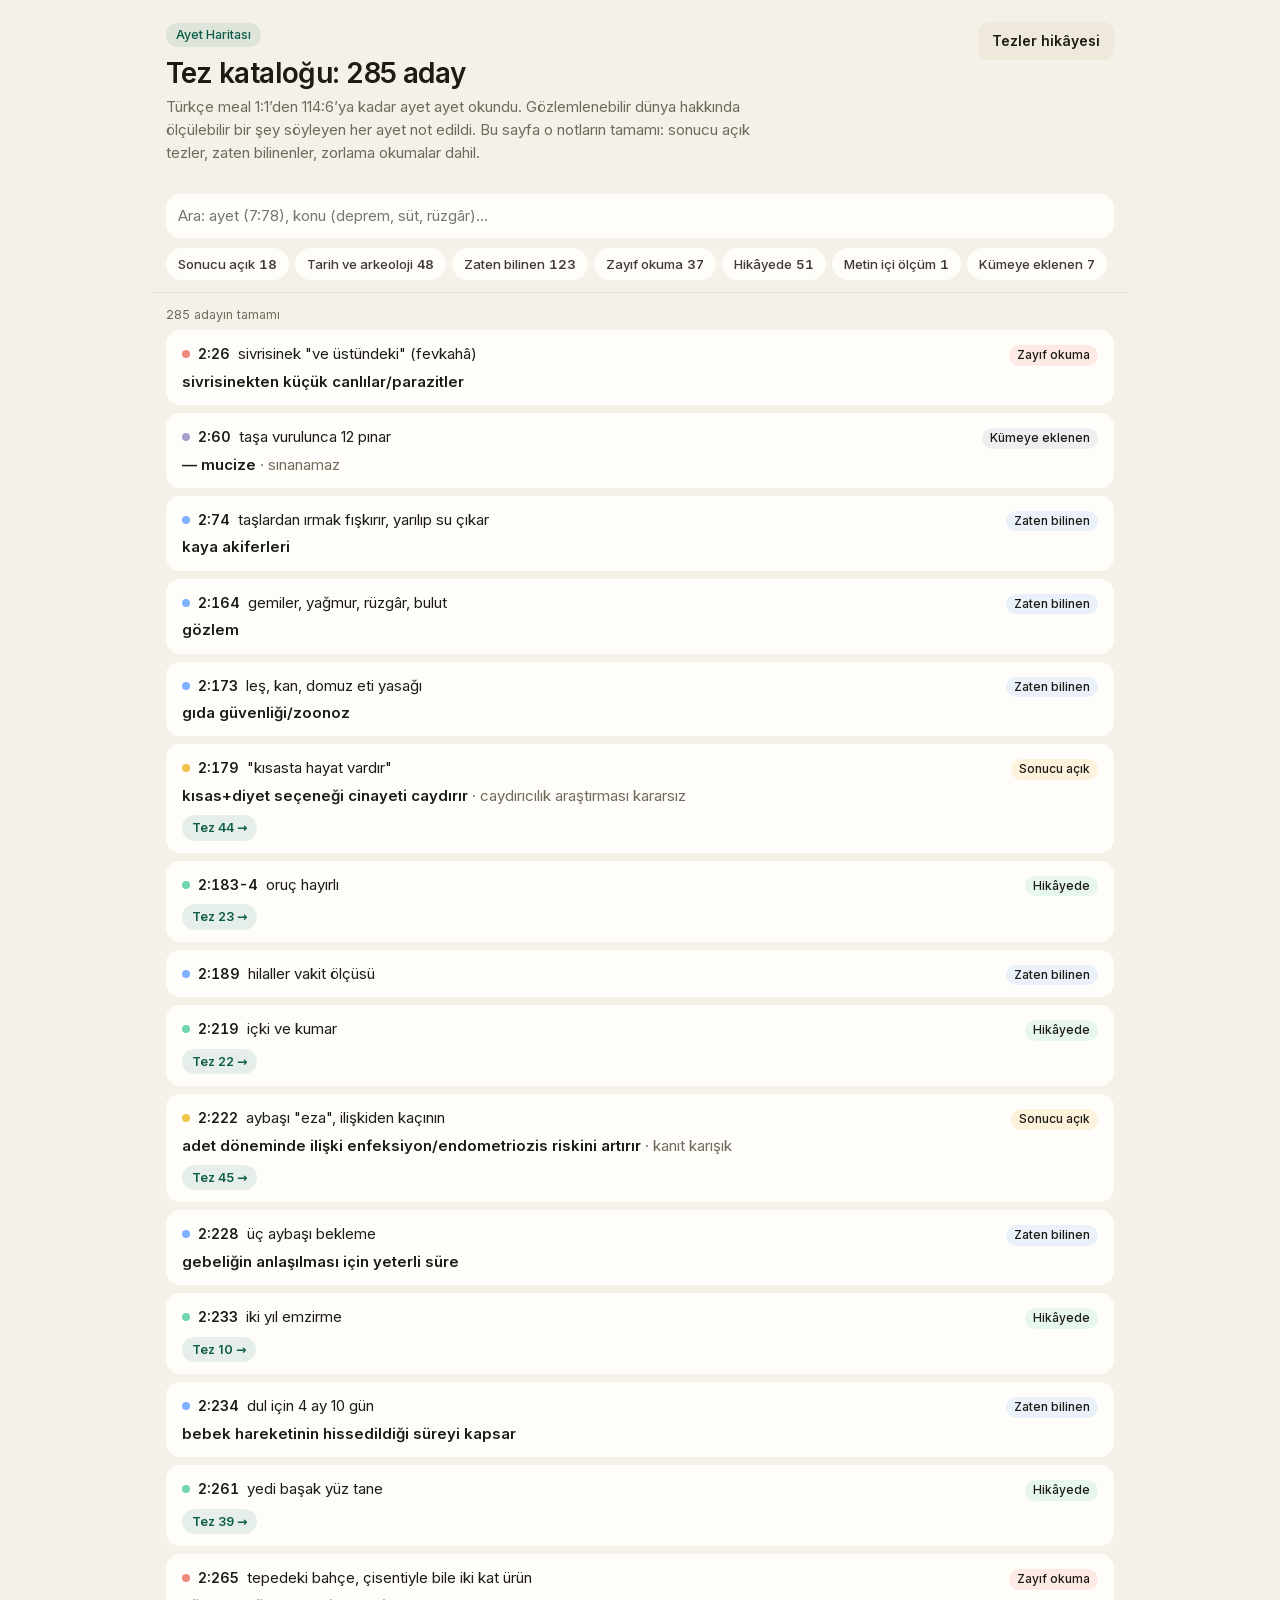
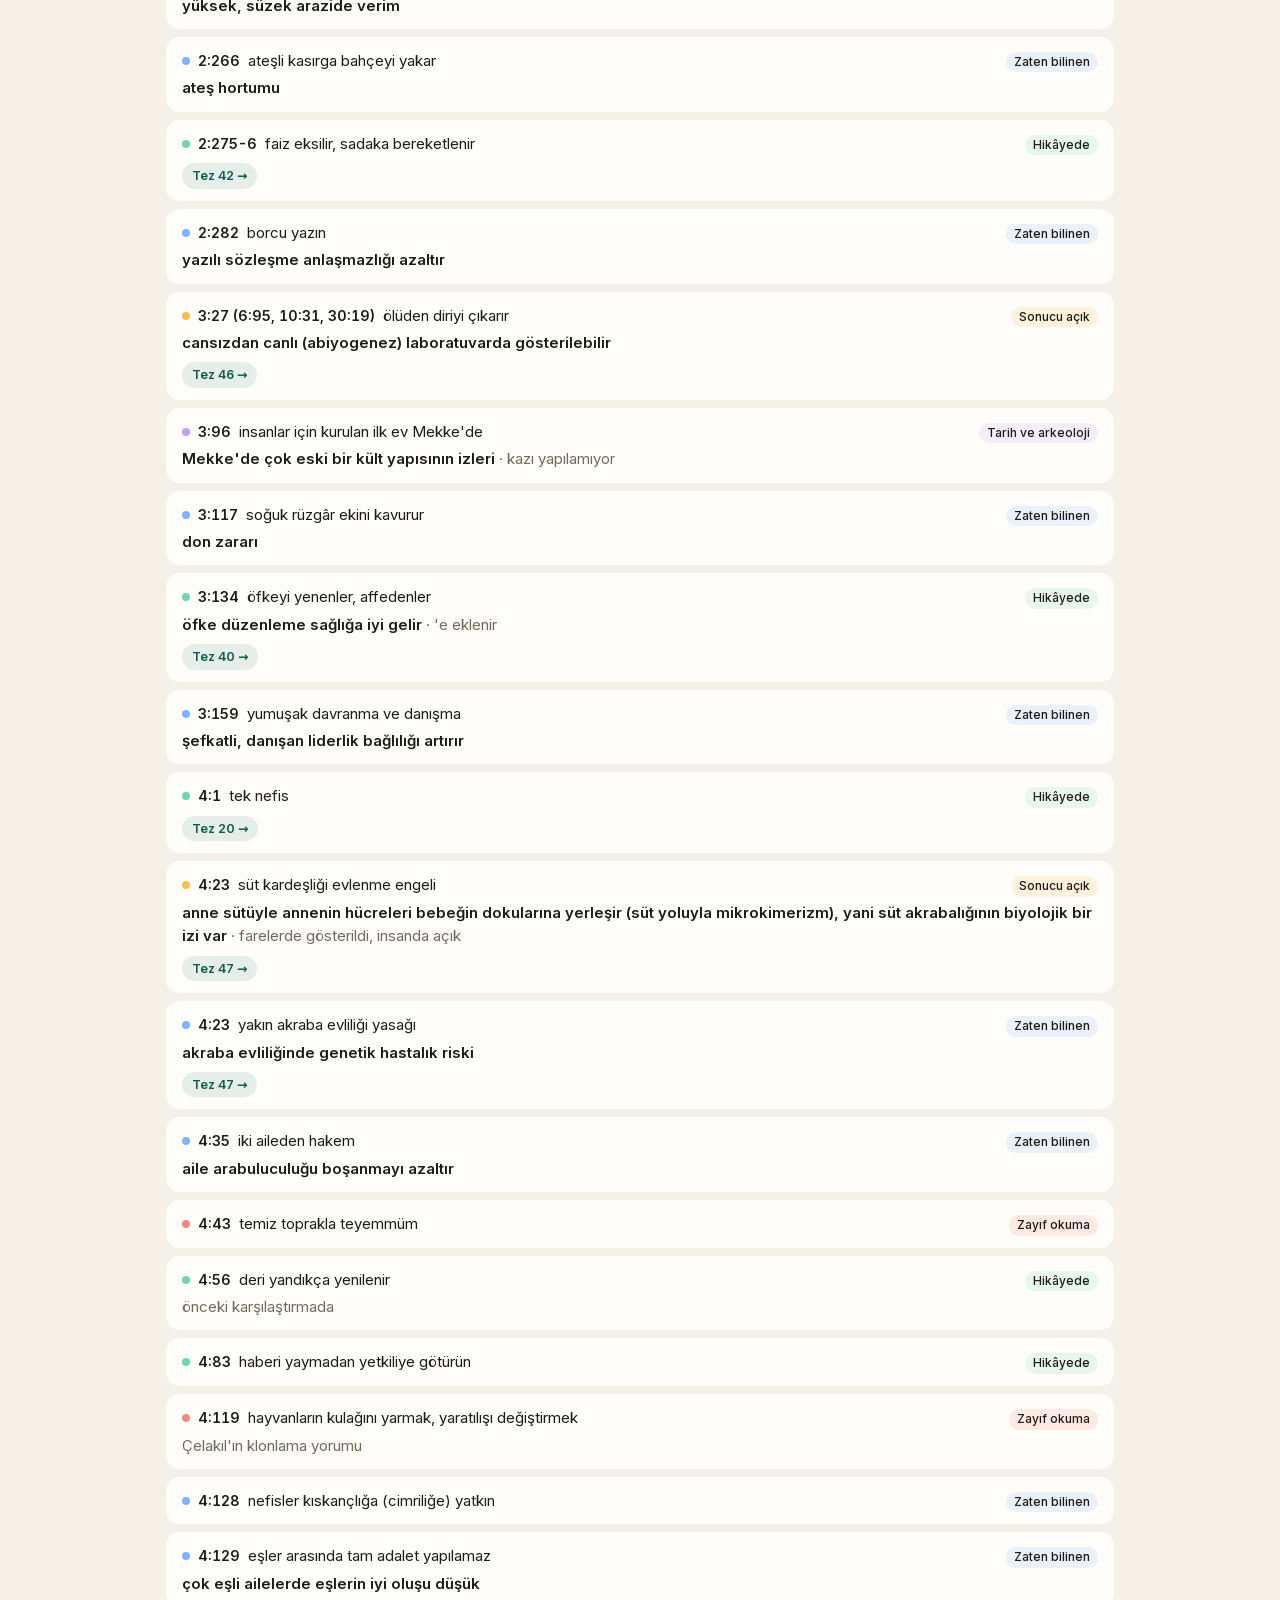
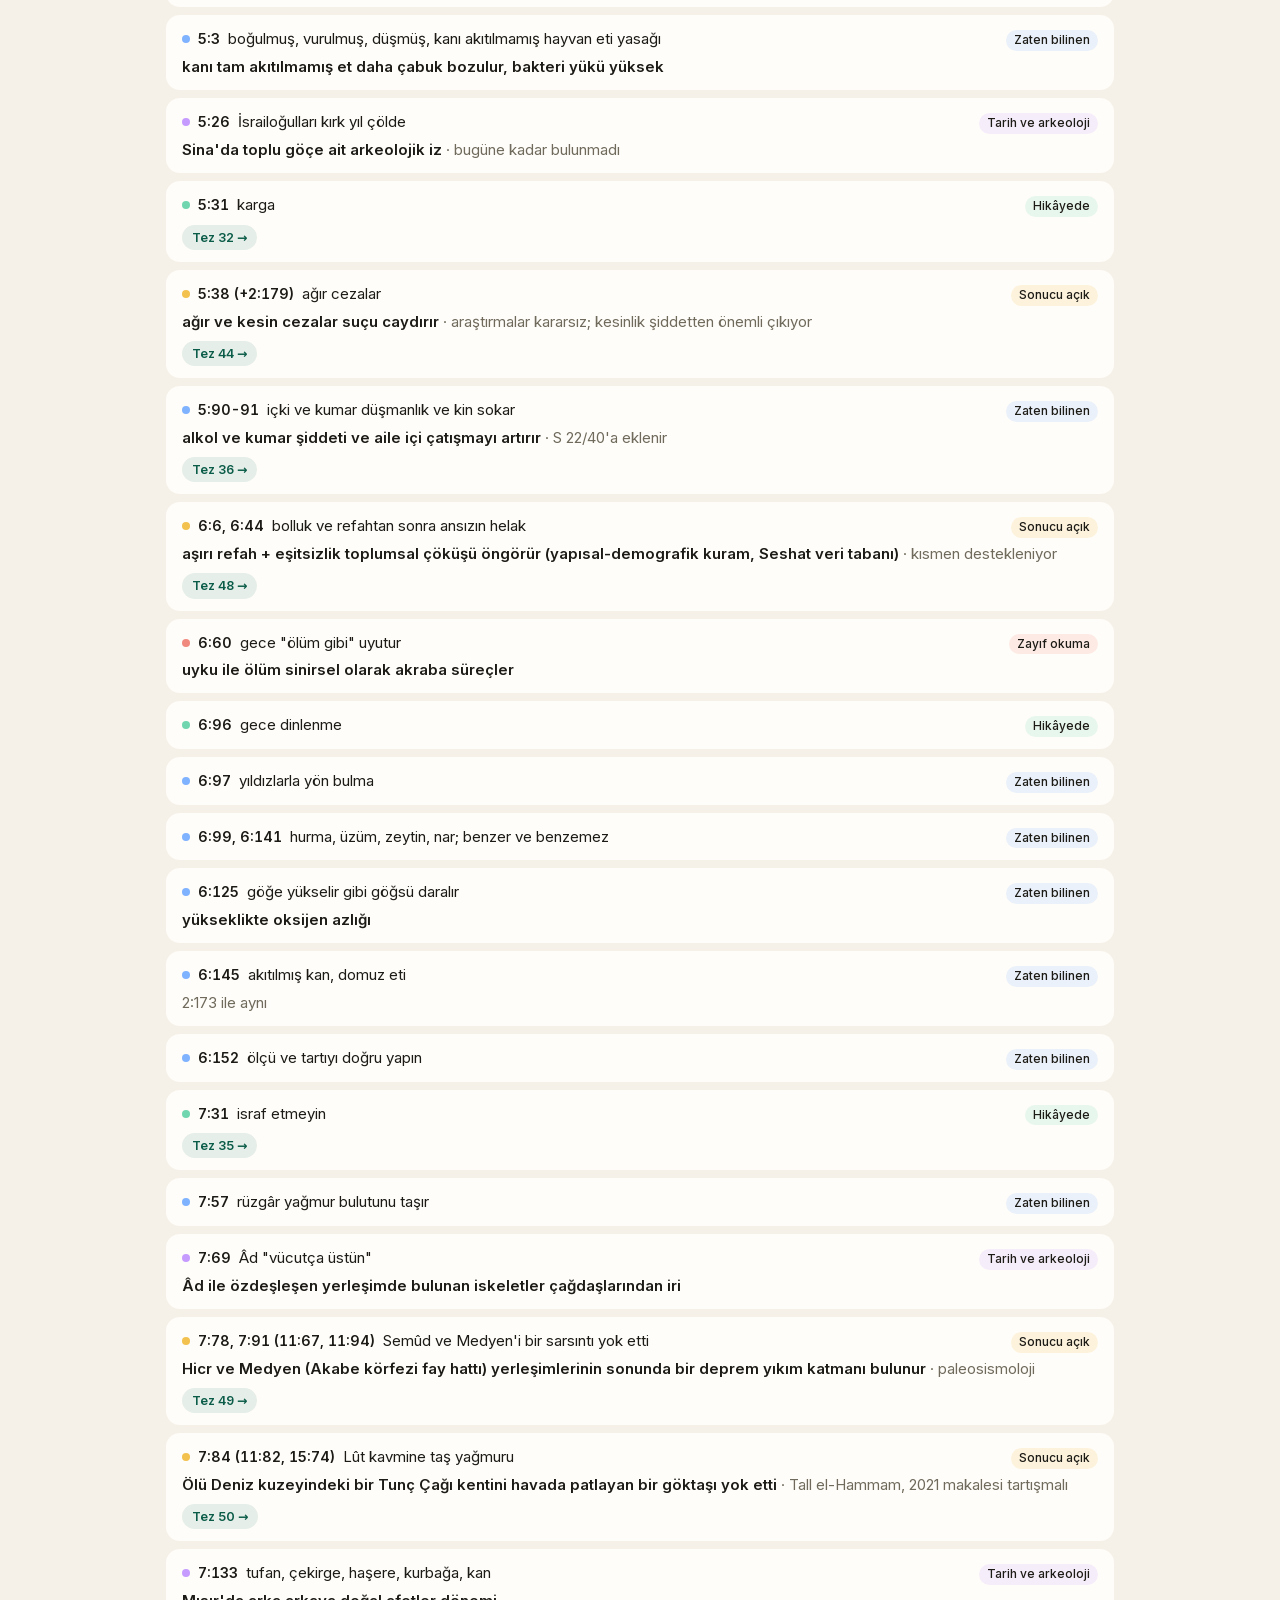
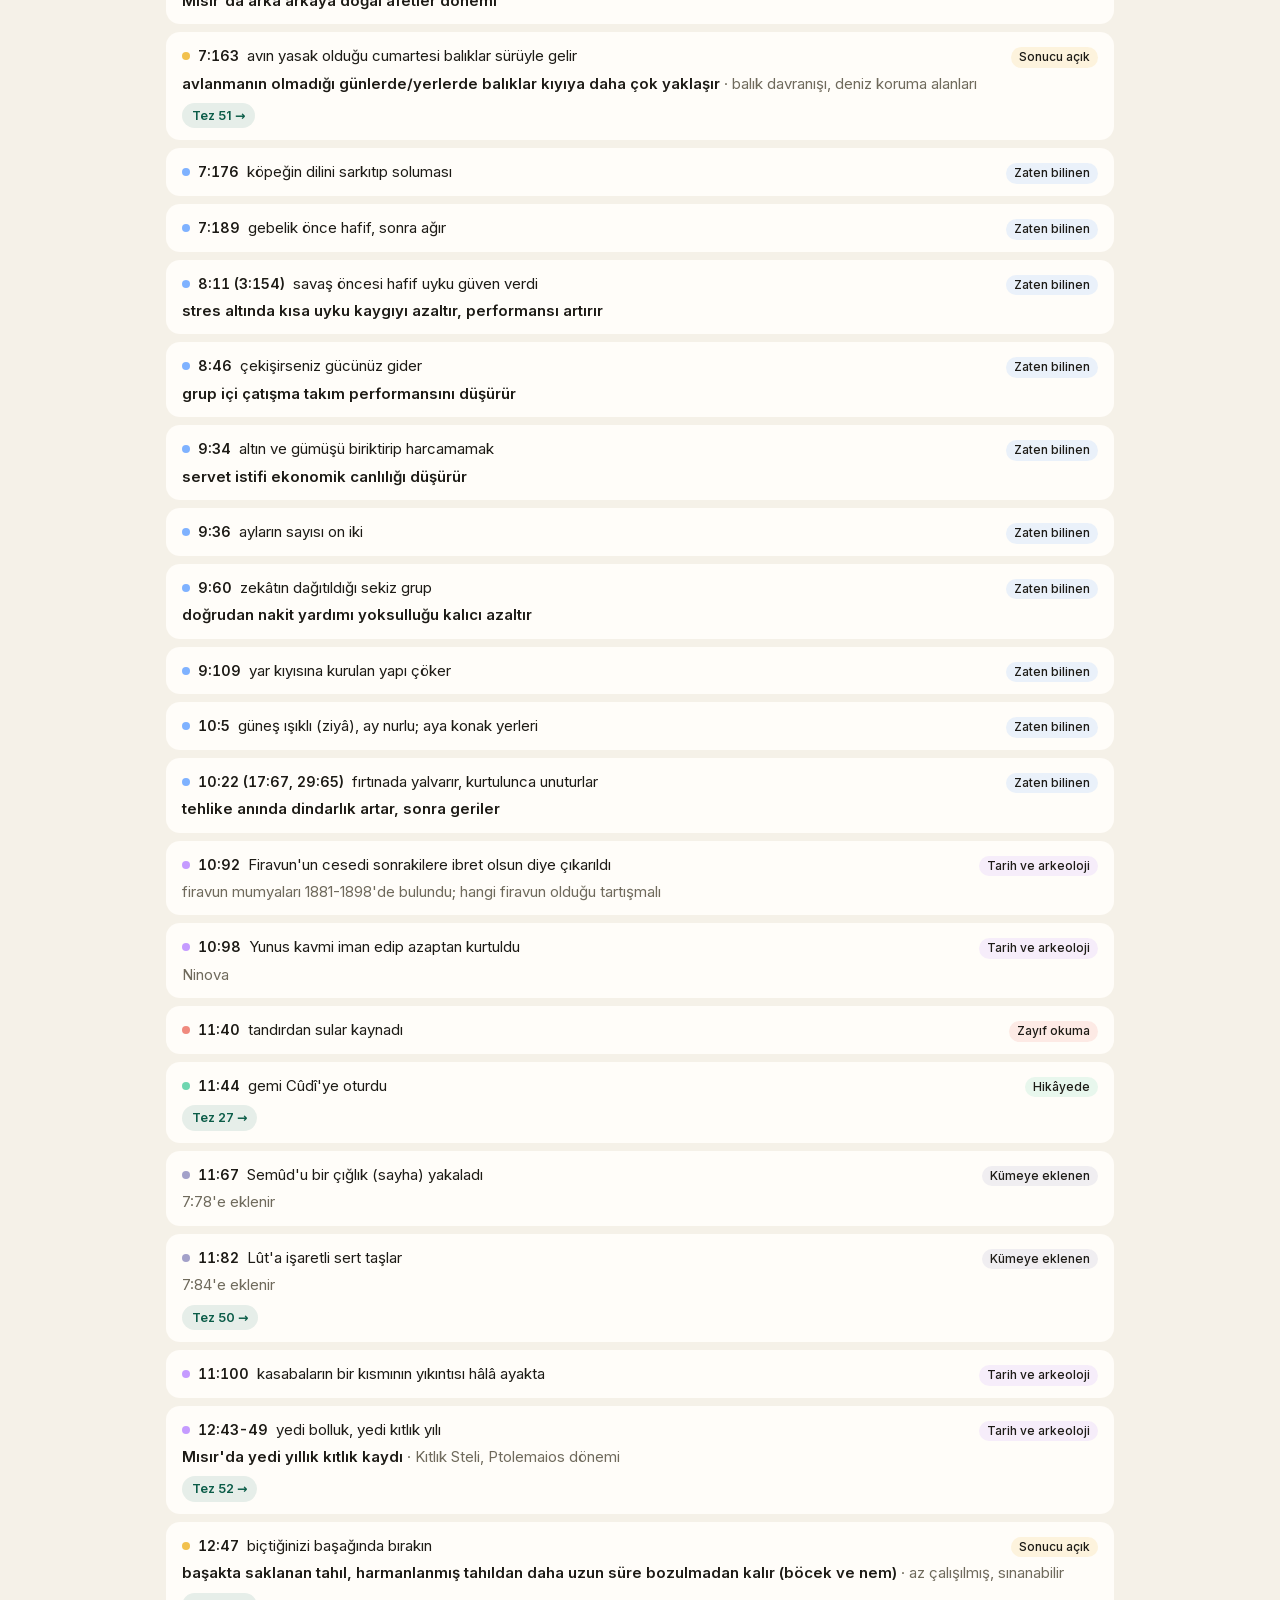
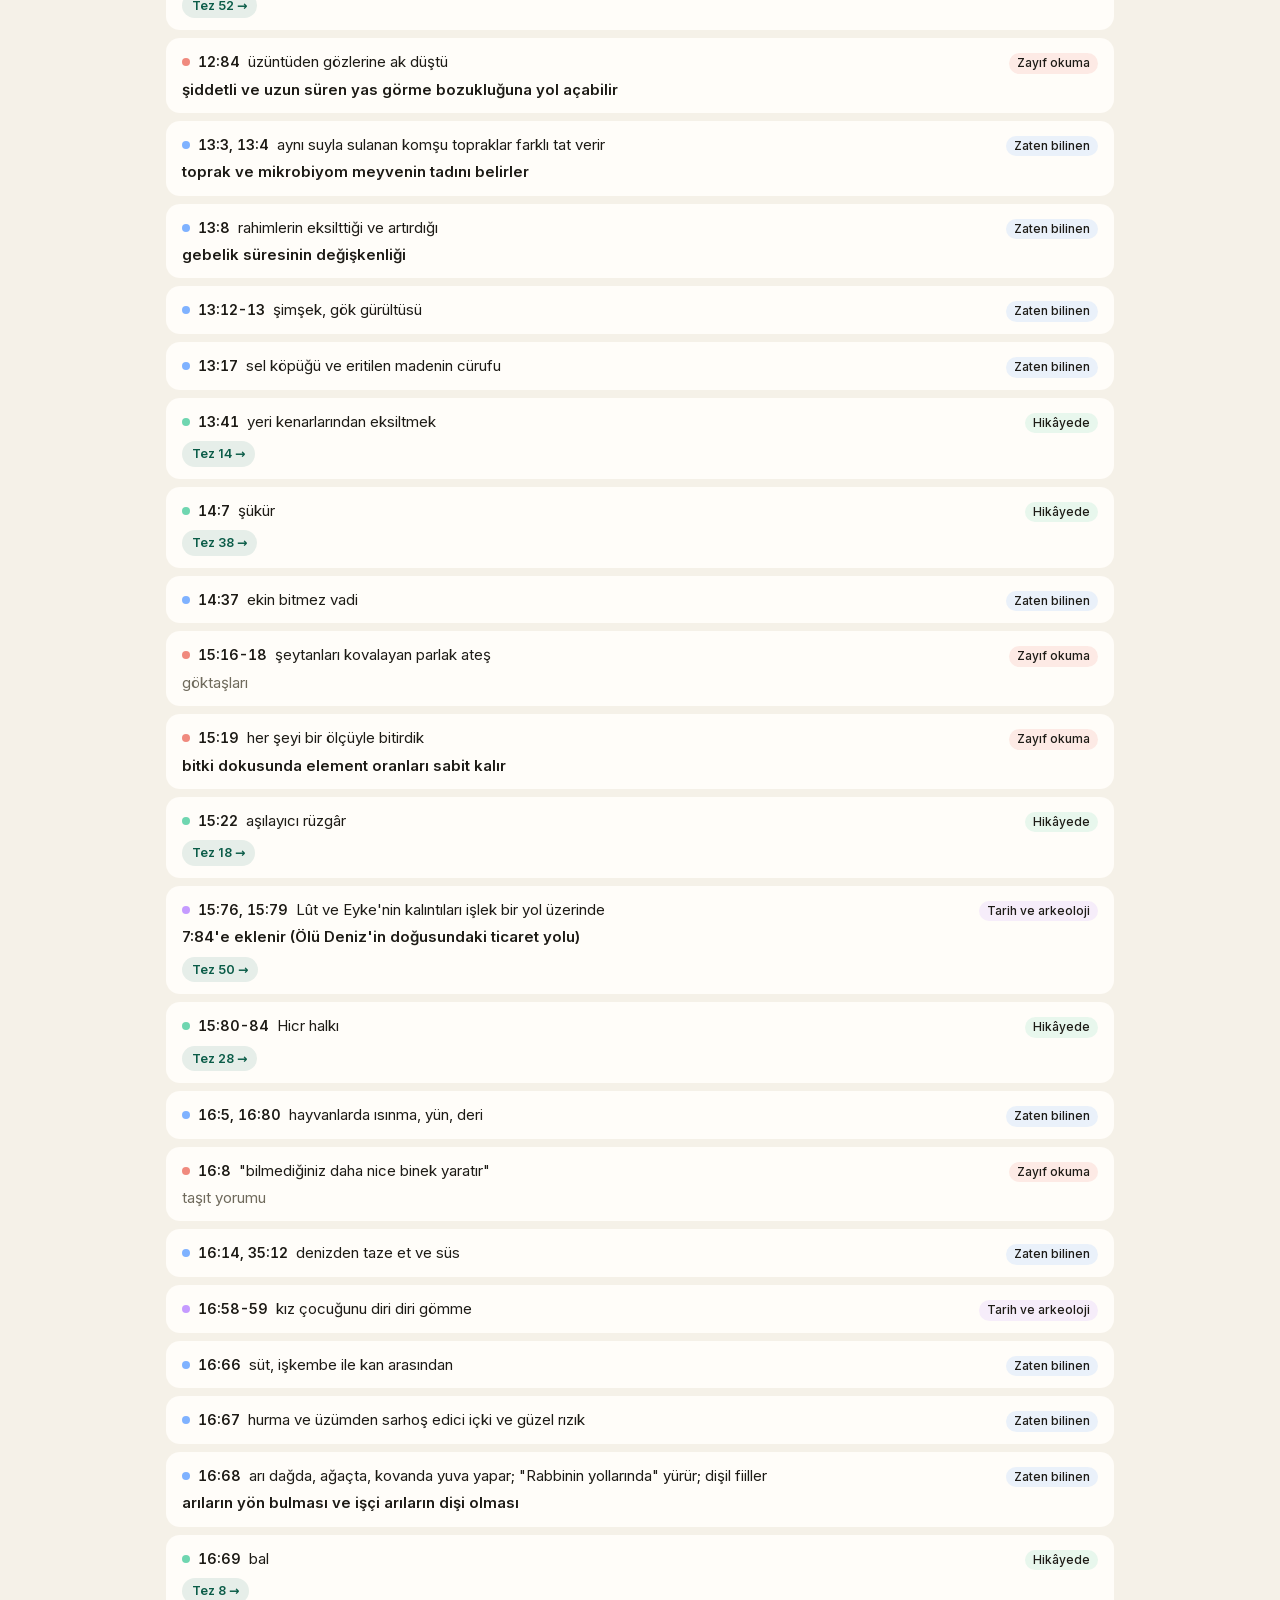
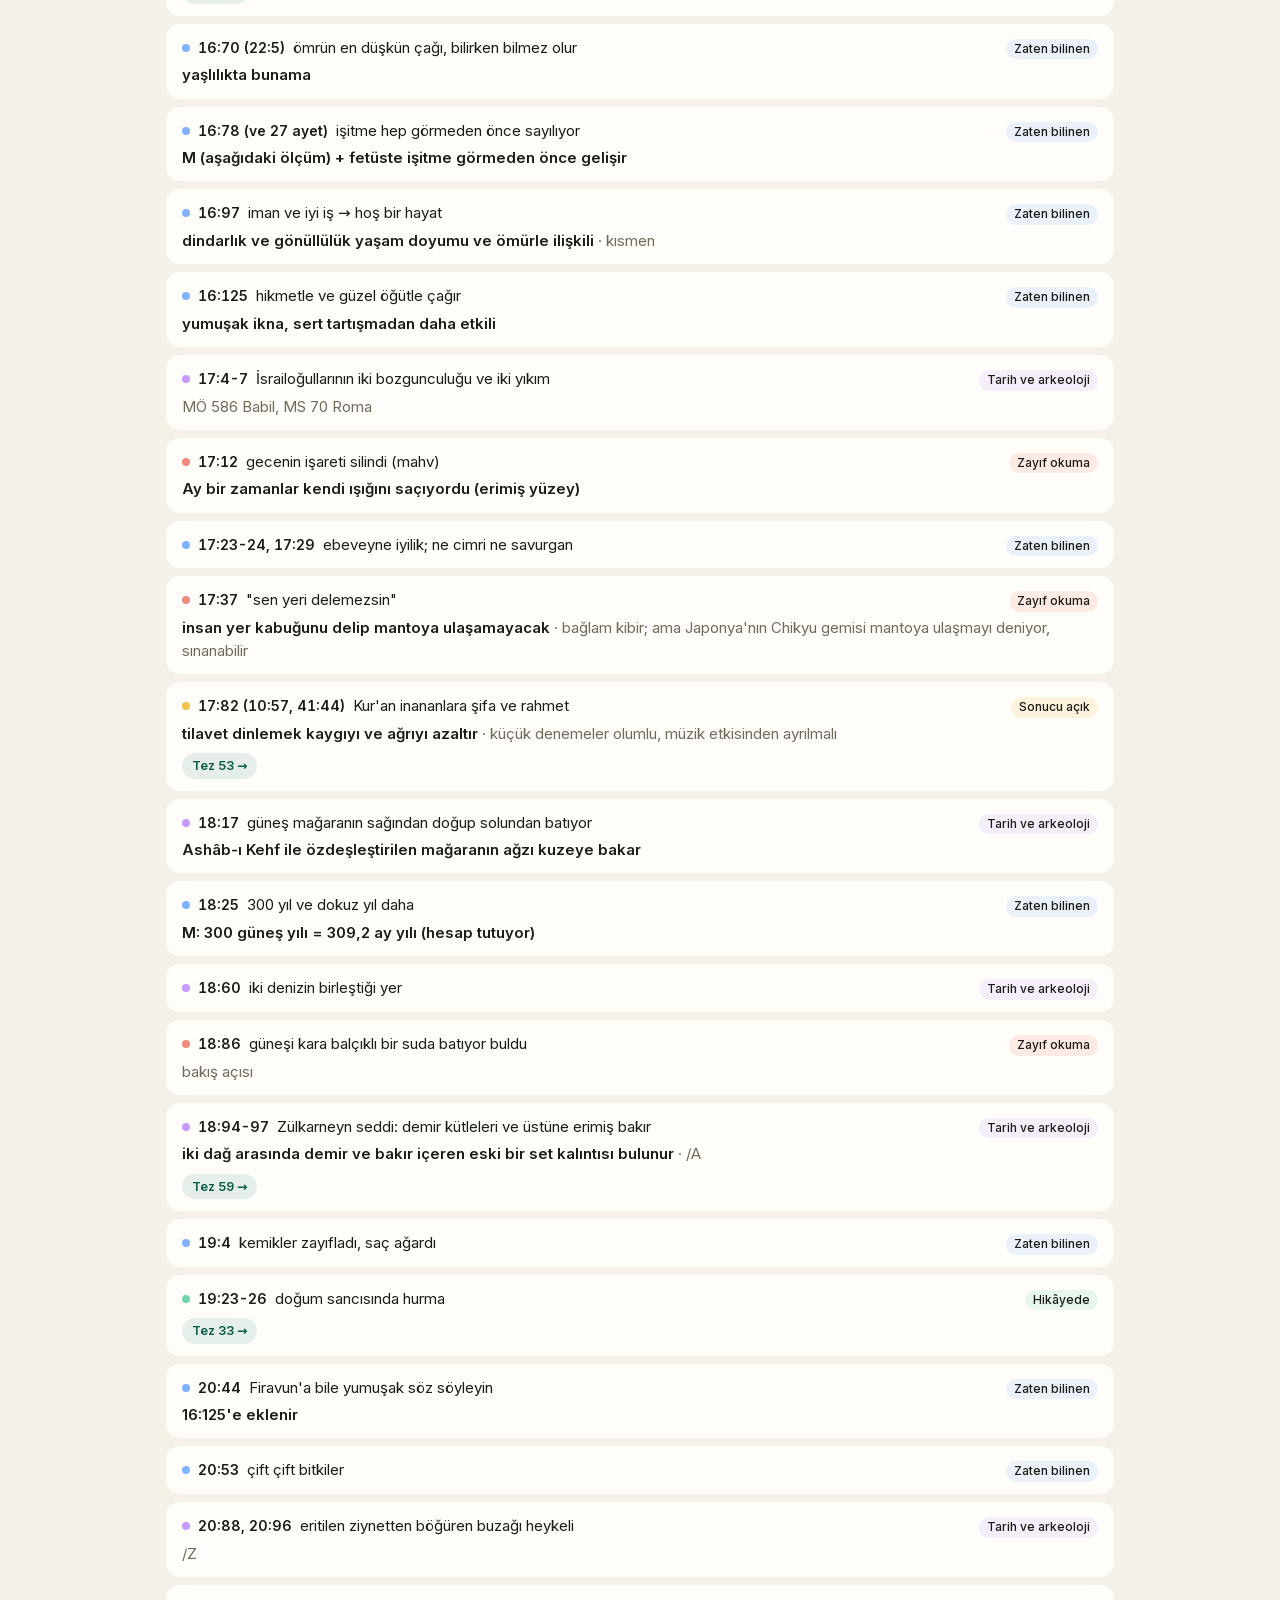
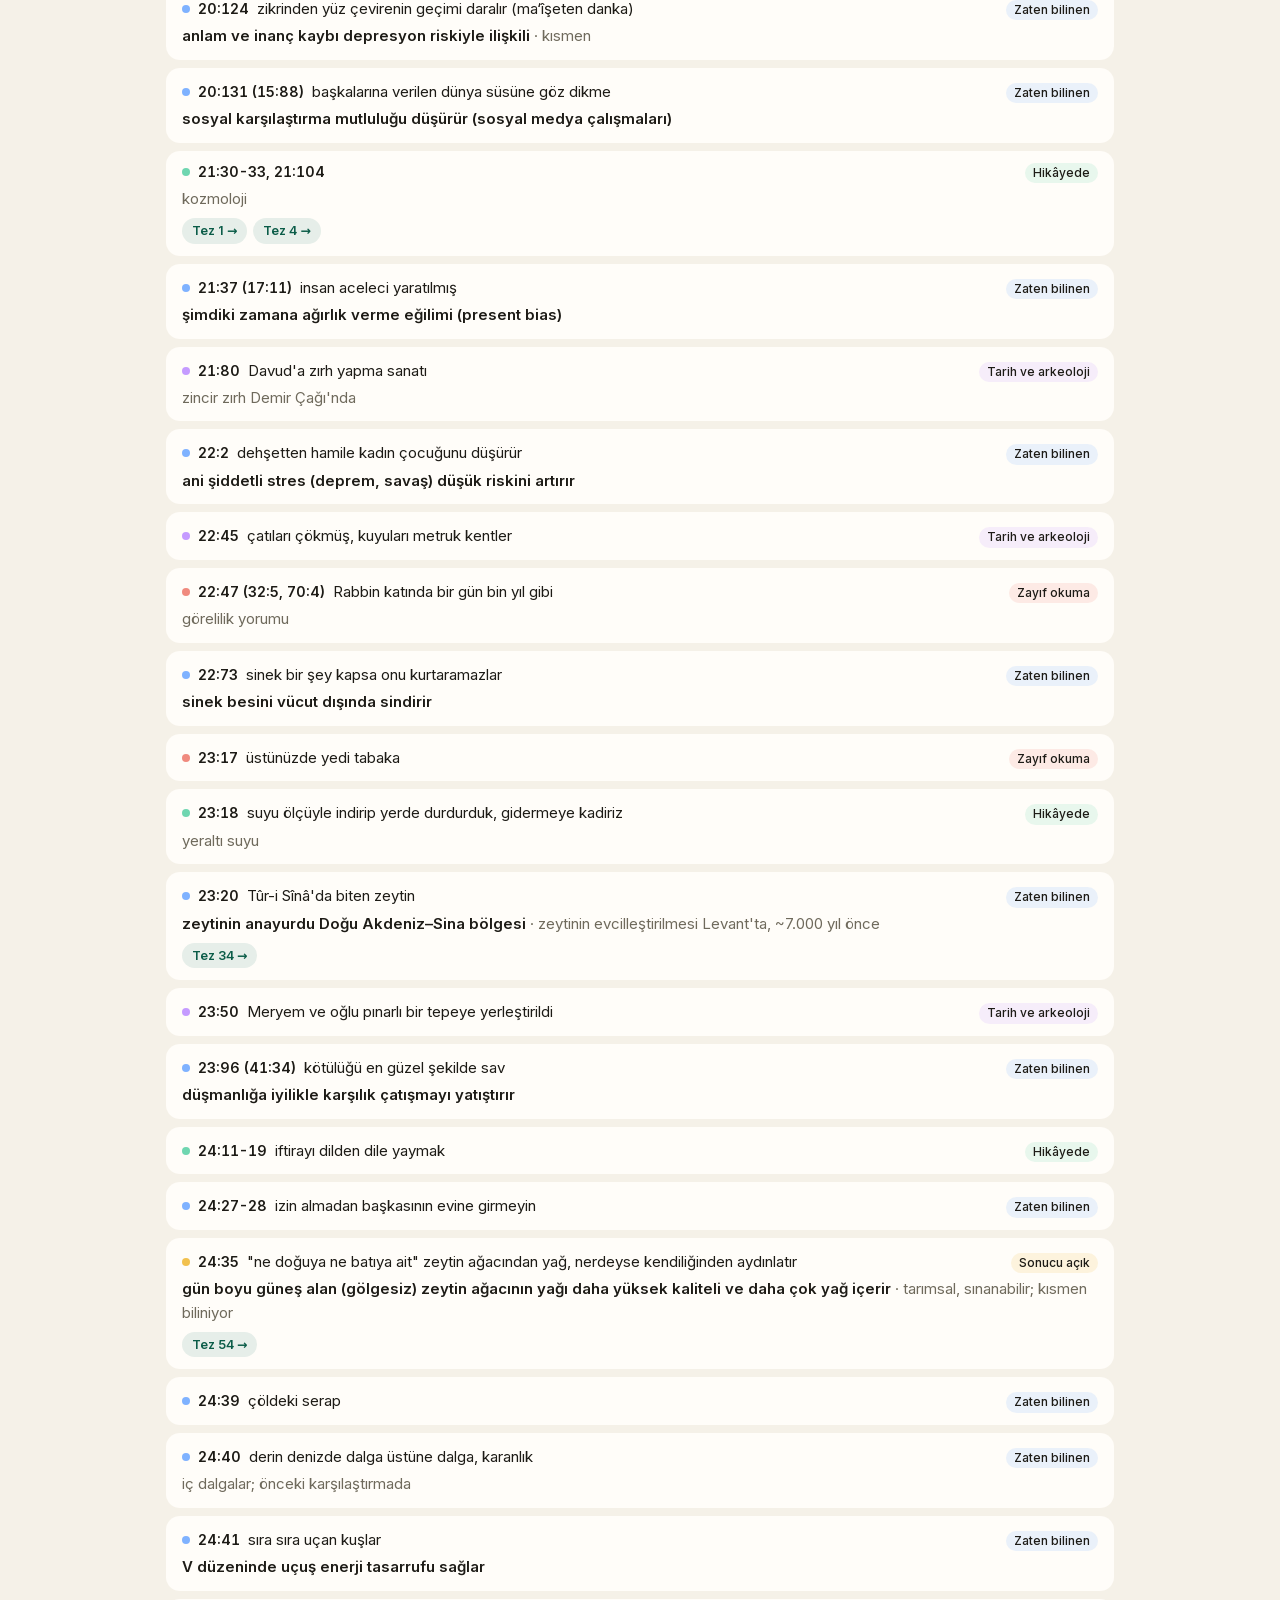
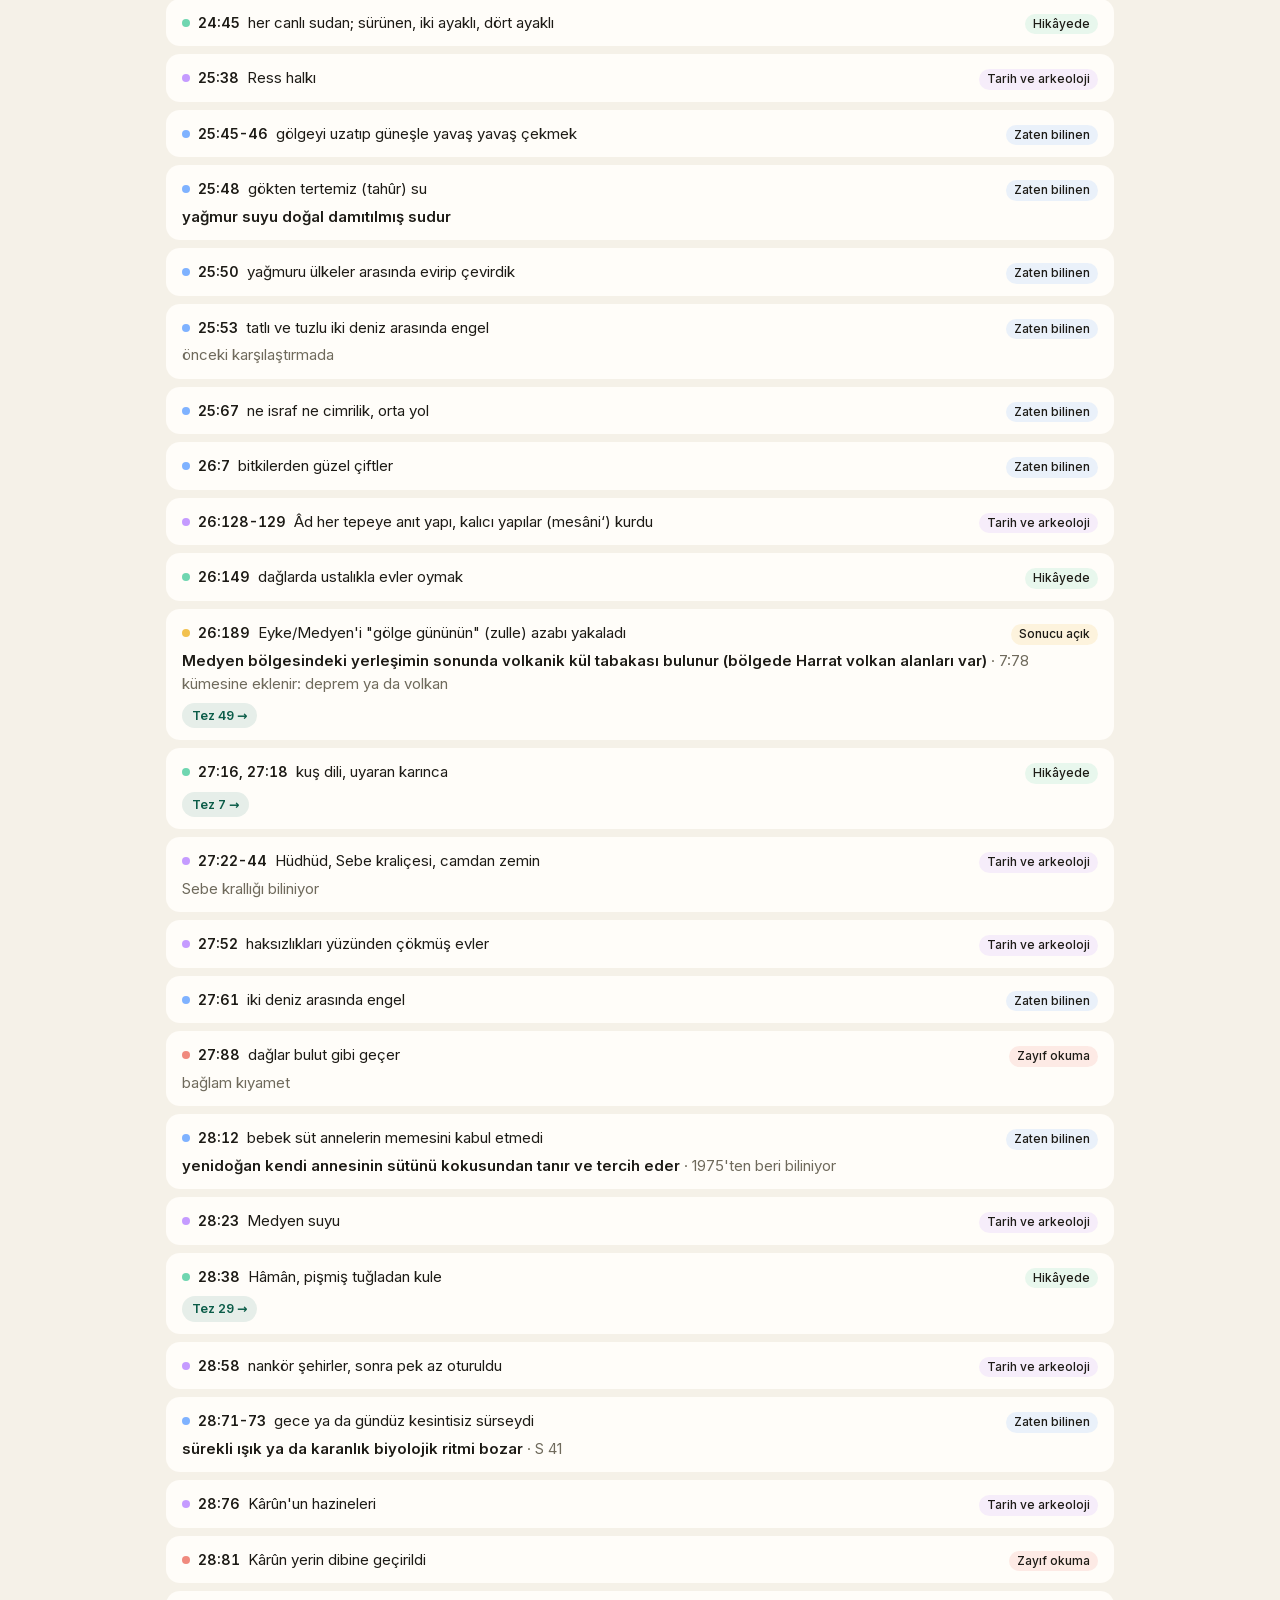
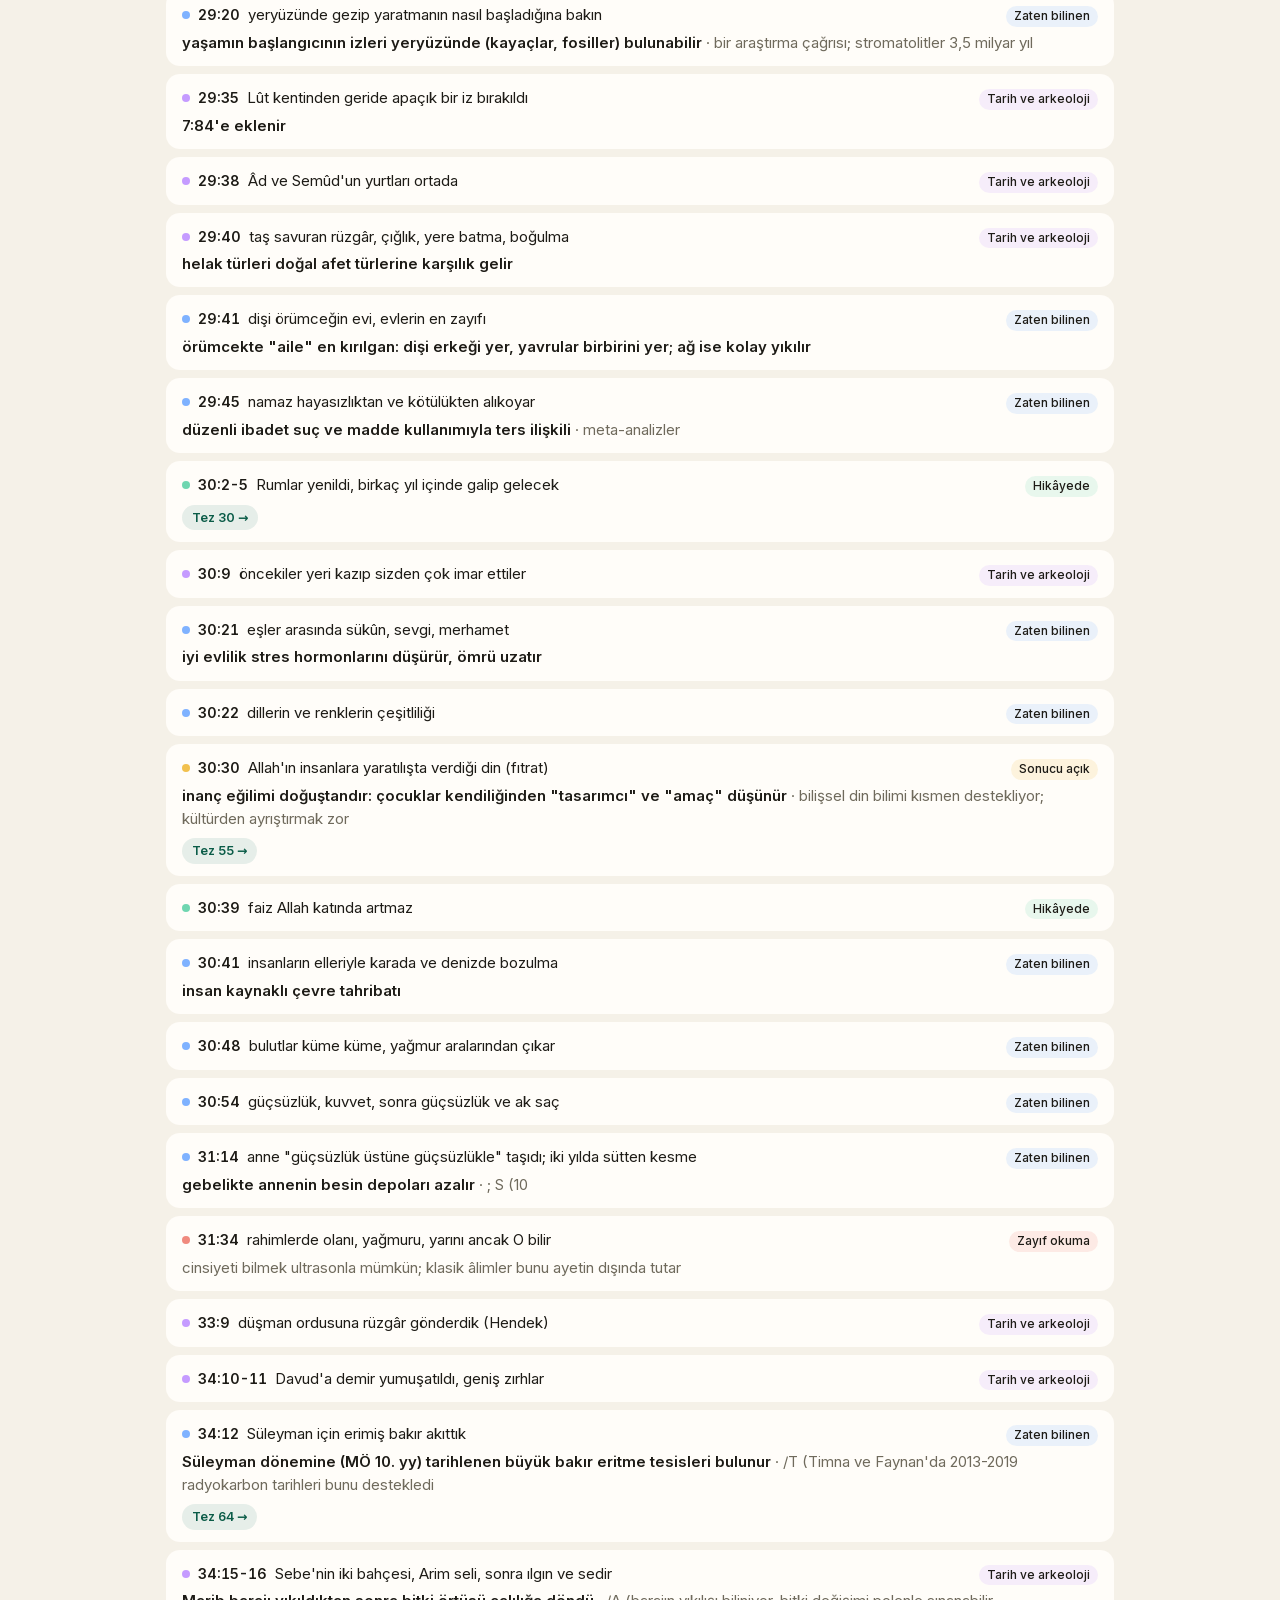
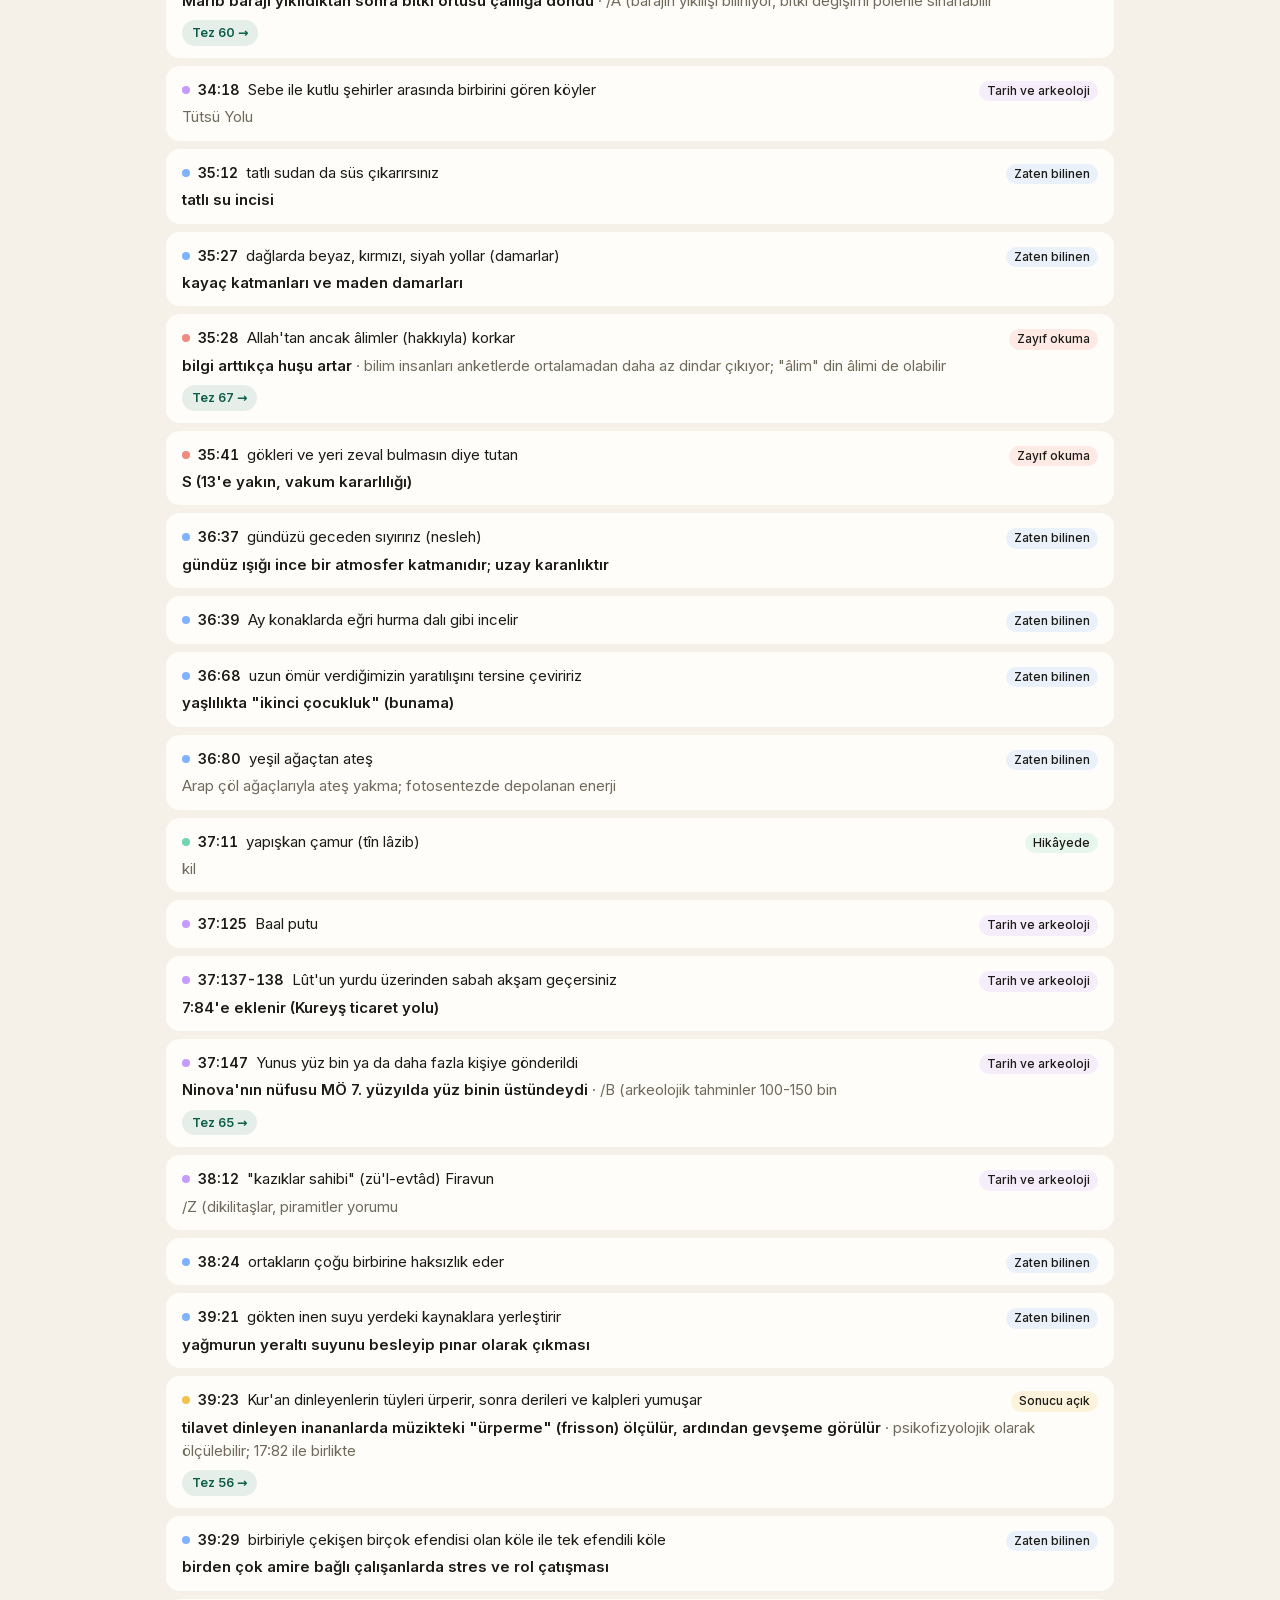
<file: tezler.html>
<!doctype html>
<html lang="tr">
<head>
<meta charset="utf-8">
<meta name="viewport" content="width=device-width,initial-scale=1,viewport-fit=cover">
<title>Tez Kataloğu · Ayet Haritası</title>
<meta name="description" content="6.236 ayetin tam okumasında not edilen 285 tez adayı: açık tezler, bilinenler, tarih ve arkeoloji, zorlananlar.">
<link rel="stylesheet" href="fonts/fonts.css">
<link rel="manifest" href="manifest.webmanifest">
<meta name="theme-color" content="#0b0d12">
<script>(()=>{const d=document.documentElement,m=matchMedia('(prefers-color-scheme: light)');let p='auto';try{p=localStorage.getItem('ayet-theme')||'auto'}catch(e){}d.dataset.mode=p==='auto'?(m.matches?'light':'dark'):p})()</script>
<link rel="icon" href="icons/favicon-32.png?v=2" sizes="32x32" type="image/png">
<link rel="icon" href="icons/icon-192.png?v=2" sizes="192x192" type="image/png">
<link rel="apple-touch-icon" href="icons/icon-180.png">
<style>
:root,[data-mode="dark"]{--bg:#0b0d12;--card:#13161e;--card2:#1a1e28;--gold:#e9b949;--gold2:#f1cd72;--soft:rgba(233,185,73,.14);--on:#241a03;--ink:#eceef4;--ink2:#c3c8d6;--muted:#8e94a7;--line:rgba(255,255,255,.1);--line2:rgba(255,255,255,.07);--bar:rgba(11,13,18,.88);--cc:var(--c);
--sans:Inter,system-ui,-apple-system,sans-serif;color-scheme:dark}
[data-mode="light"]{--bg:#f5f1e8;--card:#fffdf9;--card2:#efe9dc;--gold:#0f6e56;--gold2:#0b5c48;--soft:rgba(15,110,86,.1);--on:#fff;--ink:#1d1b16;--ink2:#3f3b32;--muted:#6f6a5c;--line:rgba(60,45,15,.14);--line2:rgba(60,45,15,.08);--bar:rgba(245,241,232,.9);--cc:color-mix(in oklab,var(--c) 70%,#000);color-scheme:light}
*{box-sizing:border-box}
html,body{margin:0;background:var(--bg);color:var(--ink);font:15px/1.55 var(--sans);-webkit-font-smoothing:antialiased}
a{color:inherit}
.wrap{max-width:980px;margin:0 auto;padding:22px 16px 60px}
.top{display:flex;flex-wrap:wrap;justify-content:space-between;align-items:flex-start;gap:12px}
.pill{display:inline-block;background:var(--soft);color:var(--gold2);border-radius:999px;padding:3px 10px;font:500 12.5px/1.4 var(--sans);text-decoration:none}
h1{margin:10px 0 6px;font:600 28px/1.15 var(--sans);letter-spacing:-.02em;color:var(--ink);text-wrap:balance}
.lead{color:var(--muted);max-width:68ch;margin:0}
.btn{display:inline-flex;align-items:center;gap:6px;text-decoration:none;border-radius:10px;padding:8px 14px;font-weight:600;font-size:14px;border:0;background:var(--card2)}
.btn:hover{background:var(--soft)}
.bar{position:sticky;top:0;z-index:2;margin:18px -16px 0;padding:12px 16px;background:var(--bar);backdrop-filter:blur(12px);-webkit-backdrop-filter:blur(12px);border-bottom:1px solid var(--line2)}
input{width:100%;background:var(--card);border:0;border-radius:14px;color:var(--ink);font:inherit;padding:10px 12px}
input:focus{outline:2px solid var(--soft);outline-offset:0}
.chips{display:flex;flex-wrap:wrap;gap:6px;margin-top:10px}
.chips button{font:inherit;font-size:13px;font-weight:500;color:var(--ink2);background:var(--card);border:0;border-radius:999px;padding:6px 12px;cursor:pointer}
.chips button b{color:var(--cc);margin-left:4px;font-variant-numeric:tabular-nums}
.chips button.on{background:color-mix(in srgb,var(--c) 22%,transparent);color:var(--ink)}
.chips button:focus-visible{outline:2px solid var(--gold2)}
.count{color:var(--muted);font-size:12.5px;margin:12px 0 6px}
ol{list-style:none;margin:0;padding:0;display:grid;gap:8px}
li{border:0;border-radius:14px;background:var(--card);padding:12px 16px}
.ref::before{content:"";display:inline-block;width:8px;height:8px;border-radius:50%;background:var(--c);margin-right:8px;vertical-align:1px}
.h{display:flex;flex-wrap:wrap;align-items:baseline;gap:8px}
.ref{font:600 14px var(--sans);color:var(--cc);text-decoration:none;font-variant-numeric:tabular-nums}
.ref:hover{text-decoration:underline}
.ne{flex:1 1 260px}
.tag{font-size:12px;font-weight:500;color:var(--cc);background:color-mix(in srgb,var(--c) 16%,transparent);border:0;border-radius:999px;padding:1px 8px;white-space:nowrap}
.tz{margin-top:4px;color:var(--muted)}
.tz b{color:var(--ink);font-weight:600}
.lk{display:inline-block;margin:8px 6px 0 0;font-size:12.5px;font-weight:600;color:var(--gold2);text-decoration:none;background:var(--soft);border-radius:999px;padding:3px 10px}
.lk:hover{text-decoration:underline}
.empty{color:var(--muted);padding:20px 0}
.foot{margin-top:28px;color:var(--muted);font-size:12.5px}
.foot h2{font:600 17px var(--sans);color:var(--ink);margin:0 0 6px}
</style>
</head>
<body>
<div class="wrap">
  <header class="top">
    <div><a class="pill" href="index.html">Ayet Haritası</a>
      <h1>Tez kataloğu: 285 aday</h1>
      <p class="lead">Türkçe meal 1:1’den 114:6’ya kadar ayet ayet okundu. Gözlemlenebilir dünya hakkında ölçülebilir bir şey söyleyen her ayet not edildi. Bu sayfa o notların tamamı: sonucu açık tezler, zaten bilinenler, zorlama okumalar dahil.</p>
    </div>
    <a class="btn" href="index.html#k=tezler">Tezler hikâyesi</a>
  </header>
  <div class="bar">
    <input id="q" type="search" placeholder="Ara: ayet (7:78), konu (deprem, süt, rüzgâr)…" aria-label="Katalogda ara" autocomplete="off">
    <div class="chips" id="chips" role="group" aria-label="Sınıf filtresi"></div>
  </div>
  <p class="count" id="count" aria-live="polite"></p>
  <ol id="list"></ol>
  <section class="foot">
    <h2>Sınıflar nasıl verildi?</h2>
    <p><b>Sonucu açık:</b> okuma bilinmeyen, sınanabilir bir sonuç öngörüyor. <b>Tarih ve arkeoloji:</b> bir olay ya da yer hakkında kazıyla sınanabilecek iddia. <b>Zaten bilinen:</b> ayetin söylediği bugün zaten ölçülmüş ya da gözlenmiş; öngörü sayılmaz. <b>Zayıf okuma:</b> tezi çıkarmak için kelimeyi zorlamak gerekiyor. <b>Hikâyede:</b> tezler hikâyesinde zaten işlenen konular. <b>Kümeye eklenen:</b> aynı olayı anlatan başka bir ayetin kümesine katıldı.</p>
    <p>Aday sayılmayanlar: kıyamet ve ahiret sahneleri, melek ve cin, mucizeler, salt ahlak ve hukuk buyrukları, dua ve övgü. Sınıflandırma bir okumadır; aynı ayete başka bir okuma başka bir sınıf verebilir.</p>
  </section>
</div>
<script>
const R=[["2:26","2:26","sivrisinek \"ve üstündeki\" (fevkahâ)","sivrisinekten küçük canlılar/parazitler","Z","",[]],["2:60","2:60","taşa vurulunca 12 pınar","— mucize","K","sınanamaz",[]],["2:74","2:74","taşlardan ırmak fışkırır, yarılıp su çıkar","kaya akiferleri","B","",[]],["2:164","2:164","gemiler, yağmur, rüzgâr, bulut","gözlem","B","",[]],["2:173","2:173","leş, kan, domuz eti yasağı","gıda güvenliği/zoonoz","B","",[]],["2:179","2:179","\"kısasta hayat vardır\"","kısas+diyet seçeneği cinayeti caydırır","A","caydırıcılık araştırması kararsız",[44]],["2:183-4","2:183","oruç hayırlı","","S","",[23]],["2:189","2:189","hilaller vakit ölçüsü","","B","",[]],["2:219","2:219","içki ve kumar","","S","",[22]],["2:222","2:222","aybaşı \"eza\", ilişkiden kaçının","adet döneminde ilişki enfeksiyon/endometriozis riskini artırır","A","kanıt karışık",[45]],["2:228","2:228","üç aybaşı bekleme","gebeliğin anlaşılması için yeterli süre","B","",[]],["2:233","2:233","iki yıl emzirme","","S","",[10]],["2:234","2:234","dul için 4 ay 10 gün","bebek hareketinin hissedildiği süreyi kapsar","B","",[]],["2:261","2:261","yedi başak yüz tane","","S","",[39]],["2:265","2:265","tepedeki bahçe, çisentiyle bile iki kat ürün","yüksek, süzek arazide verim","Z","",[]],["2:266","2:266","ateşli kasırga bahçeyi yakar","ateş hortumu","B","",[]],["2:275-6","2:275","faiz eksilir, sadaka bereketlenir","","S","",[42]],["2:282","2:282","borcu yazın","yazılı sözleşme anlaşmazlığı azaltır","B","",[]],["3:27 (6:95, 10:31, 30:19)","3:27","ölüden diriyi çıkarır","cansızdan canlı (abiyogenez) laboratuvarda gösterilebilir","A","",[46]],["3:96","3:96","insanlar için kurulan ilk ev Mekke'de","Mekke'de çok eski bir kült yapısının izleri","T","kazı yapılamıyor",[]],["3:117","3:117","soğuk rüzgâr ekini kavurur","don zararı","B","",[]],["3:134","3:134","öfkeyi yenenler, affedenler","öfke düzenleme sağlığa iyi gelir","S","'e eklenir",[40]],["3:159","3:159","yumuşak davranma ve danışma","şefkatli, danışan liderlik bağlılığı artırır","B","",[]],["4:1","4:1","tek nefis","","S","",[20]],["4:23","4:23","süt kardeşliği evlenme engeli","anne sütüyle annenin hücreleri bebeğin dokularına yerleşir (süt yoluyla mikrokimerizm), yani süt akrabalığının biyolojik bir izi var","A","farelerde gösterildi, insanda açık",[47]],["4:23","4:23","yakın akraba evliliği yasağı","akraba evliliğinde genetik hastalık riski","B","",[47]],["4:35","4:35","iki aileden hakem","aile arabuluculuğu boşanmayı azaltır","B","",[]],["4:43","4:43","temiz toprakla teyemmüm","","Z","",[]],["4:56","4:56","deri yandıkça yenilenir","","S","önceki karşılaştırmada",[]],["4:83","4:83","haberi yaymadan yetkiliye götürün","","S","",[]],["4:119","4:119","hayvanların kulağını yarmak, yaratılışı değiştirmek","","Z","Çelakıl'ın klonlama yorumu",[]],["4:128","4:128","nefisler kıskançlığa (cimriliğe) yatkın","","B","",[]],["4:129","4:129","eşler arasında tam adalet yapılamaz","çok eşli ailelerde eşlerin iyi oluşu düşük","B","",[]],["5:3","5:3","boğulmuş, vurulmuş, düşmüş, kanı akıtılmamış hayvan eti yasağı","kanı tam akıtılmamış et daha çabuk bozulur, bakteri yükü yüksek","B","",[]],["5:26","5:26","İsrailoğulları kırk yıl çölde","Sina'da toplu göçe ait arkeolojik iz","T","bugüne kadar bulunmadı",[]],["5:31","5:31","karga","","S","",[32]],["5:38 (+2:179)","5:38","ağır cezalar","ağır ve kesin cezalar suçu caydırır","A","araştırmalar kararsız; kesinlik şiddetten önemli çıkıyor",[44]],["5:90-91","5:90","içki ve kumar düşmanlık ve kin sokar","alkol ve kumar şiddeti ve aile içi çatışmayı artırır","B","S 22/40'a eklenir",[36]],["6:6, 6:44","6:6","bolluk ve refahtan sonra ansızın helak","aşırı refah + eşitsizlik toplumsal çöküşü öngörür (yapısal-demografik kuram, Seshat veri tabanı)","A","kısmen destekleniyor",[48]],["6:60","6:60","gece \"ölüm gibi\" uyutur","uyku ile ölüm sinirsel olarak akraba süreçler","Z","",[]],["6:96","6:96","gece dinlenme","","S","",[]],["6:97","6:97","yıldızlarla yön bulma","","B","",[]],["6:99, 6:141","6:99","hurma, üzüm, zeytin, nar; benzer ve benzemez","","B","",[]],["6:125","6:125","göğe yükselir gibi göğsü daralır","yükseklikte oksijen azlığı","B","",[]],["6:145","6:145","akıtılmış kan, domuz eti","","B","2:173 ile aynı",[]],["6:152","6:152","ölçü ve tartıyı doğru yapın","","B","",[]],["7:31","7:31","israf etmeyin","","S","",[35]],["7:57","7:57","rüzgâr yağmur bulutunu taşır","","B","",[]],["7:69","7:69","Âd \"vücutça üstün\"","Âd ile özdeşleşen yerleşimde bulunan iskeletler çağdaşlarından iri","T","",[]],["7:78, 7:91 (11:67, 11:94)","7:78","Semûd ve Medyen'i bir sarsıntı yok etti","Hicr ve Medyen (Akabe körfezi fay hattı) yerleşimlerinin sonunda bir deprem yıkım katmanı bulunur","A","paleosismoloji",[49]],["7:84 (11:82, 15:74)","7:84","Lût kavmine taş yağmuru","Ölü Deniz kuzeyindeki bir Tunç Çağı kentini havada patlayan bir göktaşı yok etti","A","Tall el-Hammam, 2021 makalesi tartışmalı",[50]],["7:133","7:133","tufan, çekirge, haşere, kurbağa, kan","Mısır'da arka arkaya doğal afetler dönemi","T","",[]],["7:163","7:163","avın yasak olduğu cumartesi balıklar sürüyle gelir","avlanmanın olmadığı günlerde/yerlerde balıklar kıyıya daha çok yaklaşır","A","balık davranışı, deniz koruma alanları",[51]],["7:176","7:176","köpeğin dilini sarkıtıp soluması","","B","",[]],["7:189","7:189","gebelik önce hafif, sonra ağır","","B","",[]],["8:11 (3:154)","8:11","savaş öncesi hafif uyku güven verdi","stres altında kısa uyku kaygıyı azaltır, performansı artırır","B","",[]],["8:46","8:46","çekişirseniz gücünüz gider","grup içi çatışma takım performansını düşürür","B","",[]],["9:34","9:34","altın ve gümüşü biriktirip harcamamak","servet istifi ekonomik canlılığı düşürür","B","",[]],["9:36","9:36","ayların sayısı on iki","","B","",[]],["9:60","9:60","zekâtın dağıtıldığı sekiz grup","doğrudan nakit yardımı yoksulluğu kalıcı azaltır","B","",[]],["9:109","9:109","yar kıyısına kurulan yapı çöker","","B","",[]],["10:5","10:5","güneş ışıklı (ziyâ), ay nurlu; aya konak yerleri","","B","",[]],["10:22 (17:67, 29:65)","10:22","fırtınada yalvarır, kurtulunca unuturlar","tehlike anında dindarlık artar, sonra geriler","B","",[]],["10:92","10:92","Firavun'un cesedi sonrakilere ibret olsun diye çıkarıldı","","T","firavun mumyaları 1881-1898'de bulundu; hangi firavun olduğu tartışmalı",[]],["10:98","10:98","Yunus kavmi iman edip azaptan kurtuldu","","T","Ninova",[]],["11:40","11:40","tandırdan sular kaynadı","","Z","",[]],["11:44","11:44","gemi Cûdî'ye oturdu","","S","",[27]],["11:67","11:67","Semûd'u bir çığlık (sayha) yakaladı","","K","7:78'e eklenir",[]],["11:82","11:82","Lût'a işaretli sert taşlar","","K","7:84'e eklenir",[50]],["11:100","11:100","kasabaların bir kısmının yıkıntısı hâlâ ayakta","","T","",[]],["12:43-49","12:43","yedi bolluk, yedi kıtlık yılı","Mısır'da yedi yıllık kıtlık kaydı","T","Kıtlık Steli, Ptolemaios dönemi",[52]],["12:47","12:47","biçtiğinizi başağında bırakın","başakta saklanan tahıl, harmanlanmış tahıldan daha uzun süre bozulmadan kalır (böcek ve nem)","A","az çalışılmış, sınanabilir",[52]],["12:84","12:84","üzüntüden gözlerine ak düştü","şiddetli ve uzun süren yas görme bozukluğuna yol açabilir","Z","",[]],["13:3, 13:4","13:3","aynı suyla sulanan komşu topraklar farklı tat verir","toprak ve mikrobiyom meyvenin tadını belirler","B","",[]],["13:8","13:8","rahimlerin eksilttiği ve artırdığı","gebelik süresinin değişkenliği","B","",[]],["13:12-13","13:12","şimşek, gök gürültüsü","","B","",[]],["13:17","13:17","sel köpüğü ve eritilen madenin cürufu","","B","",[]],["13:41","13:41","yeri kenarlarından eksiltmek","","S","",[14]],["14:7","14:7","şükür","","S","",[38]],["14:37","14:37","ekin bitmez vadi","","B","",[]],["15:16-18","15:16","şeytanları kovalayan parlak ateş","","Z","göktaşları",[]],["15:19","15:19","her şeyi bir ölçüyle bitirdik","bitki dokusunda element oranları sabit kalır","Z","",[]],["15:22","15:22","aşılayıcı rüzgâr","","S","",[18]],["15:76, 15:79","15:76","Lût ve Eyke'nin kalıntıları işlek bir yol üzerinde","7:84'e eklenir (Ölü Deniz'in doğusundaki ticaret yolu)","T","",[50]],["15:80-84","15:80","Hicr halkı","","S","",[28]],["16:5, 16:80","16:5","hayvanlarda ısınma, yün, deri","","B","",[]],["16:8","16:8","\"bilmediğiniz daha nice binek yaratır\"","","Z","taşıt yorumu",[]],["16:14, 35:12","16:14","denizden taze et ve süs","","B","",[]],["16:58-59","16:58","kız çocuğunu diri diri gömme","","T","",[]],["16:66","16:66","süt, işkembe ile kan arasından","","B","",[]],["16:67","16:67","hurma ve üzümden sarhoş edici içki ve güzel rızık","","B","",[]],["16:68","16:68","arı dağda, ağaçta, kovanda yuva yapar; \"Rabbinin yollarında\" yürür; dişil fiiller","arıların yön bulması ve işçi arıların dişi olması","B","",[]],["16:69","16:69","bal","","S","",[8]],["16:70 (22:5)","16:70","ömrün en düşkün çağı, bilirken bilmez olur","yaşlılıkta bunama","B","",[]],["16:78 (ve 27 ayet)","16:78","işitme hep görmeden önce sayılıyor","M (aşağıdaki ölçüm) + fetüste işitme görmeden önce gelişir","B","",[]],["16:97","16:97","iman ve iyi iş → hoş bir hayat","dindarlık ve gönüllülük yaşam doyumu ve ömürle ilişkili","B","kısmen",[]],["16:125","16:125","hikmetle ve güzel öğütle çağır","yumuşak ikna, sert tartışmadan daha etkili","B","",[]],["17:4-7","17:4","İsrailoğullarının iki bozgunculuğu ve iki yıkım","","T","MÖ 586 Babil, MS 70 Roma",[]],["17:12","17:12","gecenin işareti silindi (mahv)","Ay bir zamanlar kendi ışığını saçıyordu (erimiş yüzey)","Z","",[]],["17:23-24, 17:29","17:23","ebeveyne iyilik; ne cimri ne savurgan","","B","",[]],["17:37","17:37","\"sen yeri delemezsin\"","insan yer kabuğunu delip mantoya ulaşamayacak","Z","bağlam kibir; ama Japonya'nın Chikyu gemisi mantoya ulaşmayı deniyor, sınanabilir",[]],["17:82 (10:57, 41:44)","17:82","Kur'an inananlara şifa ve rahmet","tilavet dinlemek kaygıyı ve ağrıyı azaltır","A","küçük denemeler olumlu, müzik etkisinden ayrılmalı",[53]],["18:17","18:17","güneş mağaranın sağından doğup solundan batıyor","Ashâb-ı Kehf ile özdeşleştirilen mağaranın ağzı kuzeye bakar","T","",[]],["18:25","18:25","300 yıl ve dokuz yıl daha","M: 300 güneş yılı = 309,2 ay yılı (hesap tutuyor)","B","",[]],["18:60","18:60","iki denizin birleştiği yer","","T","",[]],["18:86","18:86","güneşi kara balçıklı bir suda batıyor buldu","","Z","bakış açısı",[]],["18:94-97","18:94","Zülkarneyn seddi: demir kütleleri ve üstüne erimiş bakır","iki dağ arasında demir ve bakır içeren eski bir set kalıntısı bulunur","T","/A",[59]],["19:4","19:4","kemikler zayıfladı, saç ağardı","","B","",[]],["19:23-26","19:23","doğum sancısında hurma","","S","",[33]],["20:44","20:44","Firavun'a bile yumuşak söz söyleyin","16:125'e eklenir","B","",[]],["20:53","20:53","çift çift bitkiler","","B","",[]],["20:88, 20:96","20:88","eritilen ziynetten böğüren buzağı heykeli","","T","/Z",[]],["20:124","20:124","zikrinden yüz çevirenin geçimi daralır (ma‘îşeten danka)","anlam ve inanç kaybı depresyon riskiyle ilişkili","B","kısmen",[]],["20:131 (15:88)","20:131","başkalarına verilen dünya süsüne göz dikme","sosyal karşılaştırma mutluluğu düşürür (sosyal medya çalışmaları)","B","",[]],["21:30-33, 21:104","21:30","","","S","kozmoloji",[1,4]],["21:37 (17:11)","21:37","insan aceleci yaratılmış","şimdiki zamana ağırlık verme eğilimi (present bias)","B","",[]],["21:80","21:80","Davud'a zırh yapma sanatı","","T","zincir zırh Demir Çağı'nda",[]],["22:2","22:2","dehşetten hamile kadın çocuğunu düşürür","ani şiddetli stres (deprem, savaş) düşük riskini artırır","B","",[]],["22:45","22:45","çatıları çökmüş, kuyuları metruk kentler","","T","",[]],["22:47 (32:5, 70:4)","22:47","Rabbin katında bir gün bin yıl gibi","","Z","görelilik yorumu",[]],["22:73","22:73","sinek bir şey kapsa onu kurtaramazlar","sinek besini vücut dışında sindirir","B","",[]],["23:17","23:17","üstünüzde yedi tabaka","","Z","",[]],["23:18","23:18","suyu ölçüyle indirip yerde durdurduk, gidermeye kadiriz","","S","yeraltı suyu",[]],["23:20","23:20","Tûr-i Sînâ'da biten zeytin","zeytinin anayurdu Doğu Akdeniz–Sina bölgesi","B","zeytinin evcilleştirilmesi Levant'ta, ~7.000 yıl önce",[34]],["23:50","23:50","Meryem ve oğlu pınarlı bir tepeye yerleştirildi","","T","",[]],["23:96 (41:34)","23:96","kötülüğü en güzel şekilde sav","düşmanlığa iyilikle karşılık çatışmayı yatıştırır","B","",[]],["24:11-19","24:11","iftirayı dilden dile yaymak","","S","",[]],["24:27-28","24:27","izin almadan başkasının evine girmeyin","","B","",[]],["24:35","24:35","\"ne doğuya ne batıya ait\" zeytin ağacından yağ, nerdeyse kendiliğinden aydınlatır","gün boyu güneş alan (gölgesiz) zeytin ağacının yağı daha yüksek kaliteli ve daha çok yağ içerir","A","tarımsal, sınanabilir; kısmen biliniyor",[54]],["24:39","24:39","çöldeki serap","","B","",[]],["24:40","24:40","derin denizde dalga üstüne dalga, karanlık","","B","iç dalgalar; önceki karşılaştırmada",[]],["24:41","24:41","sıra sıra uçan kuşlar","V düzeninde uçuş enerji tasarrufu sağlar","B","",[]],["24:45","24:45","her canlı sudan; sürünen, iki ayaklı, dört ayaklı","","S","",[]],["25:38","25:38","Ress halkı","","T","",[]],["25:45-46","25:45","gölgeyi uzatıp güneşle yavaş yavaş çekmek","","B","",[]],["25:48","25:48","gökten tertemiz (tahûr) su","yağmur suyu doğal damıtılmış sudur","B","",[]],["25:50","25:50","yağmuru ülkeler arasında evirip çevirdik","","B","",[]],["25:53","25:53","tatlı ve tuzlu iki deniz arasında engel","","B","önceki karşılaştırmada",[]],["25:67","25:67","ne israf ne cimrilik, orta yol","","B","",[]],["26:7","26:7","bitkilerden güzel çiftler","","B","",[]],["26:128-129","26:128","Âd her tepeye anıt yapı, kalıcı yapılar (mesâni‘) kurdu","","T","",[]],["26:149","26:149","dağlarda ustalıkla evler oymak","","S","",[]],["26:189","26:189","Eyke/Medyen'i \"gölge gününün\" (zulle) azabı yakaladı","Medyen bölgesindeki yerleşimin sonunda volkanik kül tabakası bulunur (bölgede Harrat volkan alanları var)","A","7:78 kümesine eklenir: deprem ya da volkan",[49]],["27:16, 27:18","27:16","kuş dili, uyaran karınca","","S","",[7]],["27:22-44","27:22","Hüdhüd, Sebe kraliçesi, camdan zemin","","T","Sebe krallığı biliniyor",[]],["27:52","27:52","haksızlıkları yüzünden çökmüş evler","","T","",[]],["27:61","27:61","iki deniz arasında engel","","B","",[]],["27:88","27:88","dağlar bulut gibi geçer","","Z","bağlam kıyamet",[]],["28:12","28:12","bebek süt annelerin memesini kabul etmedi","yenidoğan kendi annesinin sütünü kokusundan tanır ve tercih eder","B","1975'ten beri biliniyor",[]],["28:23","28:23","Medyen suyu","","T","",[]],["28:38","28:38","Hâmân, pişmiş tuğladan kule","","S","",[29]],["28:58","28:58","nankör şehirler, sonra pek az oturuldu","","T","",[]],["28:71-73","28:71","gece ya da gündüz kesintisiz sürseydi","sürekli ışık ya da karanlık biyolojik ritmi bozar","B","S 41",[]],["28:76","28:76","Kârûn'un hazineleri","","T","",[]],["28:81","28:81","Kârûn yerin dibine geçirildi","","Z","",[]],["29:20","29:20","yeryüzünde gezip yaratmanın nasıl başladığına bakın","yaşamın başlangıcının izleri yeryüzünde (kayaçlar, fosiller) bulunabilir","B","bir araştırma çağrısı; stromatolitler 3,5 milyar yıl",[]],["29:35","29:35","Lût kentinden geride apaçık bir iz bırakıldı","7:84'e eklenir","T","",[]],["29:38","29:38","Âd ve Semûd'un yurtları ortada","","T","",[]],["29:40","29:40","taş savuran rüzgâr, çığlık, yere batma, boğulma","helak türleri doğal afet türlerine karşılık gelir","T","",[]],["29:41","29:41","dişi örümceğin evi, evlerin en zayıfı","örümcekte \"aile\" en kırılgan: dişi erkeği yer, yavrular birbirini yer; ağ ise kolay yıkılır","B","",[]],["29:45","29:45","namaz hayasızlıktan ve kötülükten alıkoyar","düzenli ibadet suç ve madde kullanımıyla ters ilişkili","B","meta-analizler",[]],["30:2-5","30:2","Rumlar yenildi, birkaç yıl içinde galip gelecek","","S","",[30]],["30:9","30:9","öncekiler yeri kazıp sizden çok imar ettiler","","T","",[]],["30:21","30:21","eşler arasında sükûn, sevgi, merhamet","iyi evlilik stres hormonlarını düşürür, ömrü uzatır","B","",[]],["30:22","30:22","dillerin ve renklerin çeşitliliği","","B","",[]],["30:30","30:30","Allah'ın insanlara yaratılışta verdiği din (fıtrat)","inanç eğilimi doğuştandır: çocuklar kendiliğinden \"tasarımcı\" ve \"amaç\" düşünür","A","bilişsel din bilimi kısmen destekliyor; kültürden ayrıştırmak zor",[55]],["30:39","30:39","faiz Allah katında artmaz","","S","",[]],["30:41","30:41","insanların elleriyle karada ve denizde bozulma","insan kaynaklı çevre tahribatı","B","",[]],["30:48","30:48","bulutlar küme küme, yağmur aralarından çıkar","","B","",[]],["30:54","30:54","güçsüzlük, kuvvet, sonra güçsüzlük ve ak saç","","B","",[]],["31:14","31:14","anne \"güçsüzlük üstüne güçsüzlükle\" taşıdı; iki yılda sütten kesme","gebelikte annenin besin depoları azalır","B","; S (10",[]],["31:34","31:34","rahimlerde olanı, yağmuru, yarını ancak O bilir","","Z","cinsiyeti bilmek ultrasonla mümkün; klasik âlimler bunu ayetin dışında tutar",[]],["33:9","33:9","düşman ordusuna rüzgâr gönderdik (Hendek)","","T","",[]],["34:10-11","34:10","Davud'a demir yumuşatıldı, geniş zırhlar","","T","",[]],["34:12","34:12","Süleyman için erimiş bakır akıttık","Süleyman dönemine (MÖ 10. yy) tarihlenen büyük bakır eritme tesisleri bulunur","B","/T (Timna ve Faynan'da 2013-2019 radyokarbon tarihleri bunu destekledi",[64]],["34:15-16","34:15","Sebe'nin iki bahçesi, Arim seli, sonra ılgın ve sedir","Marib barajı yıkıldıktan sonra bitki örtüsü çalılığa döndü","T","/A (barajın yıkılışı biliniyor, bitki değişimi polenle sınanabilir",[60]],["34:18","34:18","Sebe ile kutlu şehirler arasında birbirini gören köyler","","T","Tütsü Yolu",[]],["35:12","35:12","tatlı sudan da süs çıkarırsınız","tatlı su incisi","B","",[]],["35:27","35:27","dağlarda beyaz, kırmızı, siyah yollar (damarlar)","kayaç katmanları ve maden damarları","B","",[]],["35:28","35:28","Allah'tan ancak âlimler (hakkıyla) korkar","bilgi arttıkça huşu artar","Z","bilim insanları anketlerde ortalamadan daha az dindar çıkıyor; \"âlim\" din âlimi de olabilir",[67]],["35:41","35:41","gökleri ve yeri zeval bulmasın diye tutan","S (13'e yakın, vakum kararlılığı)","Z","",[]],["36:37","36:37","gündüzü geceden sıyırırız (nesleh)","gündüz ışığı ince bir atmosfer katmanıdır; uzay karanlıktır","B","",[]],["36:39","36:39","Ay konaklarda eğri hurma dalı gibi incelir","","B","",[]],["36:68","36:68","uzun ömür verdiğimizin yaratılışını tersine çeviririz","yaşlılıkta \"ikinci çocukluk\" (bunama)","B","",[]],["36:80","36:80","yeşil ağaçtan ateş","","B","Arap çöl ağaçlarıyla ateş yakma; fotosentezde depolanan enerji",[]],["37:11","37:11","yapışkan çamur (tîn lâzib)","","S","kil",[]],["37:125","37:125","Baal putu","","T","",[]],["37:137-138","37:137","Lût'un yurdu üzerinden sabah akşam geçersiniz","7:84'e eklenir (Kureyş ticaret yolu)","T","",[]],["37:147","37:147","Yunus yüz bin ya da daha fazla kişiye gönderildi","Ninova'nın nüfusu MÖ 7. yüzyılda yüz binin üstündeydi","T","/B (arkeolojik tahminler 100-150 bin",[65]],["38:12","38:12","\"kazıklar sahibi\" (zü'l-evtâd) Firavun","","T","/Z (dikilitaşlar, piramitler yorumu",[]],["38:24","38:24","ortakların çoğu birbirine haksızlık eder","","B","",[]],["39:21","39:21","gökten inen suyu yerdeki kaynaklara yerleştirir","yağmurun yeraltı suyunu besleyip pınar olarak çıkması","B","",[]],["39:23","39:23","Kur'an dinleyenlerin tüyleri ürperir, sonra derileri ve kalpleri yumuşar","tilavet dinleyen inananlarda müzikteki \"ürperme\" (frisson) ölçülür, ardından gevşeme görülür","A","psikofizyolojik olarak ölçülebilir; 17:82 ile birlikte",[56]],["39:29","39:29","birbiriyle çekişen birçok efendisi olan köle ile tek efendili köle","birden çok amire bağlı çalışanlarda stres ve rol çatışması","B","",[]],["39:42","39:42","ölümde ve uykuda canları alır","6:60'a eklenir","Z","",[]],["40:36-37","40:36","Hâmân'a kule","","S","",[]],["41:9-12","41:9","yer iki günde, gıdası dört günde, gökler iki günde","","Z","evreler yorumu",[]],["41:16 (54:19, 69:6)","41:16","Âd'a uğursuz günlerde dondurucu kasırga","Âd ile özdeşleşen Ahkâf bölgesindeki yerleşimler şiddetli kum fırtınaları ve kuraklık döneminde terk edildi","T","/A (paleoiklim ile sınanabilir",[61]],["41:17","41:17","Semûd'u yıldırım (sâika) çarptı","","K","7:78 kümesine eklenir",[]],["41:44","41:44","inananlara şifa","","S",":82",[]],["42:11, 42:49-50","42:11","eşler ve çiftlerle çoğalma; kız, erkek, ikisi birden, kısırlık","","B","",[]],["42:27","42:27","rızkı herkese bol verseydi yeryüzünde azarlardı","kolay ve bol kaynak toplumsal bozulmayı artırır (\"kaynak laneti\": petrol zengini ülkelerde çatışma ve otoriterlik)","B","kısmen; piyango kazananlarında bulgu karışık",[]],["42:33","42:33","rüzgâr durunca yelkenli kalır","","B","",[]],["42:37-43","42:37","öfkede bağışlama, danışma (şûrâ), affetme","","S","",[40]],["43:10","43:10","yeri beşik kıldı","","B","",[]],["43:11","43:11","suyu bir ölçüyle indirir","yeryüzü su bütçesinin dengesi","B","",[]],["43:51","43:51","Firavun: altımdan akan bu ırmaklar","","T","Nil kanalları",[]],["44:10-11","44:10","göğün açık bir duman getireceği gün","","Z","kıyamet ya da Mekke kıtlığındaki pus",[]],["44:37","44:37","Tübba kavmi","","T","Himyer krallığı",[]],["45:4","45:4","canlıların yeryüzüne yayılması","","B","",[]],["46:15","46:15","otuz ay; erginlik ve kırk yaş olgunluğu","S (10) + beyindeki olgunlaşmanın (miyelinleşme, duygu düzenleme) 40'lı yaşlara kadar sürmesi","B","",[10]],["46:24-25","46:24","Âd vadilerine yağmur bulutu sandıkları yayılan şey yıkıcı rüzgârdı","41:16'ya eklenir: bulut gibi görünen kum fırtınası (haboob)","T","/A",[61]],["47:22","47:22","akrabalık bağlarını kesmek","sosyal bağ kopukluğu ölüm riskini artırır (yalnızlık sigara kadar zararlı)","B","",[]],["49:6","49:6","haberi araştırın","","S","",[41]],["49:11","49:11","alay etmeyin, kötü lakap takmayın","zorbalık ve aşağılamanın ruh sağlığına zararı","B","",[]],["49:12","49:12","zannın çoğundan kaçının, tecessüs etmeyin, gıybet etmeyin","dedikodu güveni ve ilişkileri bozar","B","karışık: bazı çalışmalar dedikodunun işbirliğini koruduğunu buldu",[]],["49:13","49:13","bir erkek ve bir dişiden; kavimler, kabileler","","S","",[]],["50:6, 67:3","50:6","gökte hiçbir çatlak yok","","S","",[3]],["51:7","51:7","yollarla (örgüyle) donanmış gök (zâti'l-hubuk)","evrenin büyük ölçekli \"kozmik ağ\" yapısı","Z","2000'lerde haritalandı; kelime \"yollar, dokuma\" anlamına geliyor",[]],["51:17-18","51:17","geceleri az uyuyup seherde bağışlanma dilemek","","S","",[]],["51:37, 53:53-54","51:37","Lût beldesinde bir iz bıraktık; kasabaları yere batırdık","7:84'e eklenir (Ölü Deniz fay hattında çökme/deprem)","A","",[]],["51:41-42, 54:19-20","51:41","Âd'a kısır, dondurucu rüzgâr; insanları hurma kütüğü gibi devirdi","","K","41:16'ya eklenir",[]],["51:47-49","51:47","","","S","",[1,6]],["53:49","53:49","Şi'râ (Sirius) yıldızının Rabbi","","T","cahiliye döneminde Sirius'a tapınma",[]],["54:1","54:1","Ay yarıldı","","Z","mucize; Ay'daki yarık iddiası çürütüldü",[]],["54:11-12","54:11","gökten boşanan sular ve yerden fışkıran kaynaklar birleşti","büyük tufan katmanları (Mezopotamya'da MÖ ~2900; Karadeniz taşkını hipotezi)","T","",[]],["54:15","54:15","gemiyi ibret olarak bıraktık","","S","",[]],["54:17","54:17","Kur'an'ı kolaylaştırdık","","S",") M",[43]],["54:49","54:49","her şeyi bir ölçüyle","","S","",[3]],["55:5","55:5","güneş ve ay bir hesaba göre","gök hareketlerinin öngörülebilirliği (takvim, tutulma hesabı)","B","",[]],["55:7-9","55:7","göğü yükseltti, mizanı (dengeyi) koydu; dengeyi bozmayın","yeryüzü sistemlerinin \"gezegen sınırları\" aşılınca bozulma","Z","/B",[]],["55:14","55:14","pişmiş çamur gibi kuru balçık","","S","",[]],["55:17","55:17","iki doğunun ve iki batının Rabbi","Güneş'in doğduğu ve battığı nokta yıl içinde iki uç (gündönümü) arasında gidip gelir","B","",[]],["55:22","55:22","iki denizden de (tatlı ve tuzlu) inci ve mercan çıkar","","Z","/zorlanıyor: tatlı su incisi var, ama gerçek mercan yalnız denizde yaşar (klasik tefsir \"ikisinden\" ifadesini \"birinden\" diye açıklar",[66]],["55:33","55:33","","","S","önceki karşılaştırmada, bağlam kıyamet",[]],["55:37","55:37","gök gül gibi kızarıp yağ gibi erir","","Z","",[]],["56:63-65","56:63","ektiğinizi çerçöp yapabilirdik","","B","",[]],["56:68-70","56:68","buluttan inen su; dileseydik acı yapardık","yağmurun tatlılığı buharlaşmanın tuzu geride bırakmasından gelir","B","",[]],["56:71-73","56:71","yaktığınız ateşin ağacı, çölde konaklayanlara yarar","","B","",[]],["56:75-76","56:75","yıldızların yerlerine (mevâki‘) yemin, \"bilseniz büyük bir yemin\"","yıldız konumlarının hassas ölçümü evrenin yapısına dair temel bilgiyi verir","Z","Gaia astrometrisi; yorum geniş",[]],["57:22-23","57:22","musibetler önceden yazılı; kaybettiğinize üzülmeyin, verilenle şımarmayın","kabullenme odaklı tutum yası ve kaygıyı azaltır","B","kabul ve kararlılık terapisi",[]],["59:7","59:7","servet zenginler arasında dönüp dolaşan bir şey olmasın","servet yoğunlaşması büyümeyi ve toplumsal istikrarı düşürür","B","IMF 2014 ve sonrası",[]],["59:9","59:9","ihtiyaç içindeyken başkasını kendine tercih etmek","","S","",[]],["61:2-3","61:2","yapmayacağınızı söylemek","söz ile eylem arasındaki çelişki güveni yıkar","B","",[]],["61:4","61:4","kenetlenmiş duvar gibi saf","","B","",[]],["65:4","65:4","âdetten kesilmiş ya da henüz görmemiş kadınlar için üç ay","","B","",[]],["67:15","67:15","yeryüzünün sırtları (menâkib)","","B","",[]],["67:19","67:19","kanat açıp kapayarak (süzülme ve çırpma) uçan kuşlar","","B","",[]],["67:30","67:30","suyunuz yere batarsa","","S","",[31]],["68:17-20","68:17","geceleyin bahçeyi saran bir afet onu kapkara etti","bitki hastalığı (yanıklık)","B","",[]],["69:5","69:5","Semûd'u \"tâğiye\" (aşırı bir sarsıntı/ses) yok etti","","K","7:78'e eklenir",[]],["69:6-7","69:6","Âd'a yedi gece sekiz gün süren dondurucu rüzgâr","","K","41:16'ya eklenir (günlerce süren kum fırtınası",[61]],["70:4","70:4","elli bin yıl süren gün","","Z","",[]],["70:19-21","70:19","insan pek sabırsız yaratılmış: kötülükte feryat, iyilikte cimrilik","kayıptan kaçınma; zor zamanda kaygı, bollukta paylaşmama","B","",[]],["71:14","71:14","sizi evre evre (etvâr) yarattı","","S","embriyoloji",[]],["71:17","71:17","sizi yerden bitki gibi bitirdi","S (19)","Z","",[]],["71:23","71:23","Ved, Suvâ, Yeğûs, Ye‘ûk, Nesr putları","","T","Ved, Arap yazıtlarında geçiyor",[]],["72:8-9","72:8","göğü yokladık, bekçiler ve kayan ateşlerle dolu bulduk","","Z","",[]],["73:1-6, 73:20","73:1","gece kalkışı","","S","",[25]],["73:17","73:17","çocukları ihtiyarlatan gün","şiddetli korku ve stres saçı ağartır, biyolojik yaşlanmayı hızlandırır","B","2020'de farelerde sinir yoluyla saç ağarması gösterildi",[]],["74:30-31","74:30","cehennemde on dokuz bekçi; sayı bir sınama","","M","/Z (\"19 kodu\" iddiaları bu ayete dayanır; ayrı bir sınama gerekir",[]],["75:4, 75:9, 75:37-39, 76:2, 77:20-22","75:4","","","S","embriyoloji, 11",[11]],["77:27","77:27","yükseltilmiş sabit dağlar ve size içirdiğimiz tatlı su","dağlar tatlı suyun \"su kuleleri\"dir: dünya nüfusunun yaklaşık yarısı dağ kaynaklı suya bağlı","B","",[]],["78:6-7, 78:9-11","78:6","","","S","",[37]],["78:14","78:14","sıkışmış (mu‘sırât) bulutlardan bol yağmur","","B","",[]],["79:30-31","79:30","yeri döşedi, suyunu ve otlağını ondan çıkardı","Dünya'daki suyun çoğu dışarıdan (kuyruklu yıldız) değil, gezegenin kendi yapı malzemesinden ve içinden geldi","A","açık tartışma; 2020'de Science'ta çıkan bir çalışma bunu destekledi",[57]],["80:25-26","80:25","suyu bol indirip toprağı yararız","","B","",[]],["81:1","81:1","güneş dürülüp ışığı kalmadığında","Güneş patlamayacak, sönerek küçülecek (beyaz cüce)","Z","/B",[]],["81:6, 82:3","81:6","denizler tutuşturulduğunda / kaynaştırıldığında","S (15)","Z","",[]],["81:15-16","81:15","gündüz gizlenip gece görünen, akıp sinen gök cisimleri","","Z","gezegenlerin geri hareketi ya da kara delik yorumu",[]],["83:1-3","83:1","ölçüde tartıda eksik verenler","","B","",[]],["83:14","83:14","kazandıkları kalplerini paslandırdı (rân)","tekrarlanan küçük kötülük ahlaki duyarsızlaşma yaratır: beynin tepkisi zayıfladıkça yalan büyür","B","2016, Nature Neuroscience",[]],["84:19","84:19","tabakadan tabakaya bineceksiniz","","Z","uzay yolculuğu yorumu",[]],["85:4-7","85:4","hendek sahipleri, inananları ateşle yakanlar","","T","Necran katliamı, 523; yazıtlarla biliniyor",[]],["86:11-12","86:11","","","S","",[16]],["87:4-5","87:4","yeşil otu kapkara çerçöpe çevirir","çürüyen bitkinin humus ve kömüre dönüşmesi","Z","/B",[]],["88:17","88:17","devenin nasıl yaratıldığına bakmazlar mı","devenin çöl uyumları","B","",[]],["89:6-8","89:6","sütunlar sahibi İrem","","S","",[26]],["89:9","89:9","vadide kayaları oyan Semûd","","S","",[]],["91:7-8","91:7","nefse iyilik ve kötülük (bilgisi) ilham edildi","ahlaki sezgi doğuştandır: bebekler yardım edeni engel olana tercih eder","A","2007 bulgusu, sonraki tekrarlarda karışık",[58]],["94:5-6","94:5","zorlukla birlikte kolaylık","travma sonrası büyüme: zorluk yaşayanların bir kısmında kalıcı psikolojik güçlenme","B","kısmen",[]],["102:1-2, 104:1-3","102:1","çoğaltma yarışı (tekâsür); malı sayıp biriktirmek","maddiyatçılık iyi oluşu düşürür","B","meta-analiz 2014",[]],["105:1-5","105:1","Fil sahipleri, sürü sürü kuşlar, siccîl taşları","Ebrehe'nin ordusu bir salgınla (çiçek) çöktü; ilk Arap kaynakları çiçeğin o yıl görüldüğünü söyler","T","/A (antik DNA ile sınanabilir",[62]],["106:1-2","106:1","Kureyş'in kış ve yaz yolculukları","","T","",[]],["111:1-3","111:1","Ebû Leheb ve karısı ateşe girecek","","T",": ayet indiğinde ikisi de hayattaydı ve iman etmeden öldüler; tarihte tutan bir öngörü (bağlam tartışmalı değil",[63]]];
const C={A:['Sonucu açık','#f2c14e'],T:['Tarih ve arkeoloji','#c59bff'],B:['Zaten bilinen','#7fb2ff'],Z:['Zayıf okuma','#f08a7e'],S:['Hikâyede','#6fd6b0'],M:['Metin içi ölçüm','#f6dc95'],K:['Kümeye eklenen','#a3a1c9']};
const esc=s=>String(s).replace(/[&<>"]/g,c=>({'&':'&amp;','<':'&lt;','>':'&gt;','"':'&quot;'}[c]));
const norm=s=>s.toLocaleLowerCase('tr').normalize('NFD').replace(/[̀-ͯ]/g,'').replace(/ı/g,'i');
const IX=R.map(r=>norm([r[0],r[2],r[3],r[5],C[r[4]][0]].join(' ')));
let on=new Set(),q='';
try{const h=new URLSearchParams(location.hash.slice(1));if(h.get('s'))h.get('s').split('').forEach(k=>C[k]&&on.add(k));if(h.get('q'))q=h.get('q')}catch(e){}
const chips=document.getElementById('chips'),list=document.getElementById('list'),cnt=document.getElementById('count'),inp=document.getElementById('q');
inp.value=q;
chips.innerHTML=Object.entries(C).map(([k,[n,c]])=>`<button type="button" data-k="${k}" style="--c:${c}" aria-pressed="false">${n}<b>${R.filter(r=>r[4]===k).length}</b></button>`).join('');
chips.onclick=e=>{const b=e.target.closest('button');if(!b)return;const k=b.dataset.k;on.has(k)?on.delete(k):on.add(k);render()};
inp.oninput=()=>{q=inp.value;render()};
function render(){
  chips.querySelectorAll('button').forEach(b=>{const x=on.has(b.dataset.k);b.classList.toggle('on',x);b.setAttribute('aria-pressed',x)});
  const n=norm(q.trim()),out=[];
  R.forEach((r,i)=>{if(on.size&&!on.has(r[4]))return;if(n&&!IX[i].includes(n))return;out.push(r)});
  cnt.textContent=out.length===R.length?`${R.length} adayın tamamı`:`${out.length} / ${R.length} aday`;
  list.innerHTML=out.length?out.map(([ref,first,ne,tez,k,note,ts])=>{const [n2,c]=C[k];return `<li style="--c:${c}"><div class="h"><a class="ref" href="index.html#a=${first}" title="Haritada aç">${esc(ref)}</a><span class="ne">${esc(ne)}</span><span class="tag">${n2}</span></div>${tez||note?`<div class="tz">${tez?`<b>${esc(tez)}</b>`:''}${tez&&note?' · ':''}${note?esc(note):''}</div>`:''}${ts.map(t=>`<a class="lk" href="index.html#k=tezler&s=${t+1}">Tez ${t} →</a>`).join('')}</li>`}).join(''):'<li class="empty" style="--c:transparent">Eşleşen aday yok.</li>';
  try{const h=new URLSearchParams();if(on.size)h.set('s',[...on].join(''));if(q)h.set('q',q);history.replaceState(null,'',h.toString()?'#'+h:location.pathname)}catch(e){}
}
render();
</script>
</body>
</html>
</file>
<file: fonts/fonts.css>
/* Google Fonts (SIL Open Font License) — internetsiz çalışmak için yerel kopya */
/* arabic */
@font-face {
  font-family: 'Amiri Quran';
  font-style: normal;
  font-weight: 400;
  font-display: swap;
  src: url(AmiriQuran-normal-400-arabic.woff2) format('woff2');
  unicode-range: U+0600-06FF, U+0750-077F, U+0870-0891, U+0897-08E1, U+08E3-08FF, U+200C-200E, U+2010-2011, U+204F, U+2E41, U+FB50-FDFF, U+FE70-FE74, U+FE76-FEFC, U+102E0-102FB, U+10E60-10E7E, U+10EC2-10EC7, U+10EC9-10EEE, U+10EF0-10EFF, U+1EE00-1EE03, U+1EE05-1EE1F, U+1EE21-1EE22, U+1EE24, U+1EE27, U+1EE29-1EE32, U+1EE34-1EE37, U+1EE39, U+1EE3B, U+1EE42, U+1EE47, U+1EE49, U+1EE4B, U+1EE4D-1EE4F, U+1EE51-1EE52, U+1EE54, U+1EE57, U+1EE59, U+1EE5B, U+1EE5D, U+1EE5F, U+1EE61-1EE62, U+1EE64, U+1EE67-1EE6A, U+1EE6C-1EE72, U+1EE74-1EE77, U+1EE79-1EE7C, U+1EE7E, U+1EE80-1EE89, U+1EE8B-1EE9B, U+1EEA1-1EEA3, U+1EEA5-1EEA9, U+1EEAB-1EEBB, U+1EEF0-1EEF1;
}
/* latin */
@font-face {
  font-family: 'Amiri Quran';
  font-style: normal;
  font-weight: 400;
  font-display: swap;
  src: url(AmiriQuran-normal-400-latin.woff2) format('woff2');
  unicode-range: U+0000-00FF, U+0131, U+0152-0153, U+02BB-02BC, U+02C6, U+02DA, U+02DC, U+0304, U+0308, U+0329, U+2000-206F, U+20AC, U+2122, U+2191, U+2193, U+2212, U+2215, U+FEFF, U+FFFD;
}
/* latin-ext */
@font-face {
  font-family: 'Cormorant Garamond';
  font-style: italic;
  font-weight: 500;
  font-display: swap;
  src: url(CormorantGaramond-italic-500-latin-ext.woff2) format('woff2');
  unicode-range: U+0100-02BA, U+02BD-02C5, U+02C7-02CC, U+02CE-02D7, U+02DD-02FF, U+0304, U+0308, U+0329, U+1D00-1DBF, U+1E00-1E9F, U+1EF2-1EFF, U+2020, U+20A0-20AB, U+20AD-20C4, U+2113, U+2C60-2C7F, U+A720-A7FF;
}
/* latin */
@font-face {
  font-family: 'Cormorant Garamond';
  font-style: italic;
  font-weight: 500;
  font-display: swap;
  src: url(CormorantGaramond-italic-500-latin.woff2) format('woff2');
  unicode-range: U+0000-00FF, U+0131, U+0152-0153, U+02BB-02BC, U+02C6, U+02DA, U+02DC, U+0304, U+0308, U+0329, U+2000-206F, U+20AC, U+2122, U+2191, U+2193, U+2212, U+2215, U+FEFF, U+FFFD;
}
/* latin-ext */
@font-face {
  font-family: 'Cormorant Garamond';
  font-style: normal;
  font-weight: 500;
  font-display: swap;
  src: url(CormorantGaramond-normal-500-latin-ext.woff2) format('woff2');
  unicode-range: U+0100-02BA, U+02BD-02C5, U+02C7-02CC, U+02CE-02D7, U+02DD-02FF, U+0304, U+0308, U+0329, U+1D00-1DBF, U+1E00-1E9F, U+1EF2-1EFF, U+2020, U+20A0-20AB, U+20AD-20C4, U+2113, U+2C60-2C7F, U+A720-A7FF;
}
/* latin */
@font-face {
  font-family: 'Cormorant Garamond';
  font-style: normal;
  font-weight: 500;
  font-display: swap;
  src: url(CormorantGaramond-normal-500-latin.woff2) format('woff2');
  unicode-range: U+0000-00FF, U+0131, U+0152-0153, U+02BB-02BC, U+02C6, U+02DA, U+02DC, U+0304, U+0308, U+0329, U+2000-206F, U+20AC, U+2122, U+2191, U+2193, U+2212, U+2215, U+FEFF, U+FFFD;
}
/* latin-ext */
@font-face {
  font-family: 'Cormorant Garamond';
  font-style: normal;
  font-weight: 600;
  font-display: swap;
  src: url(CormorantGaramond-normal-600-latin-ext.woff2) format('woff2');
  unicode-range: U+0100-02BA, U+02BD-02C5, U+02C7-02CC, U+02CE-02D7, U+02DD-02FF, U+0304, U+0308, U+0329, U+1D00-1DBF, U+1E00-1E9F, U+1EF2-1EFF, U+2020, U+20A0-20AB, U+20AD-20C4, U+2113, U+2C60-2C7F, U+A720-A7FF;
}
/* latin */
@font-face {
  font-family: 'Cormorant Garamond';
  font-style: normal;
  font-weight: 600;
  font-display: swap;
  src: url(CormorantGaramond-normal-600-latin.woff2) format('woff2');
  unicode-range: U+0000-00FF, U+0131, U+0152-0153, U+02BB-02BC, U+02C6, U+02DA, U+02DC, U+0304, U+0308, U+0329, U+2000-206F, U+20AC, U+2122, U+2191, U+2193, U+2212, U+2215, U+FEFF, U+FFFD;
}
/* latin-ext */
@font-face {
  font-family: 'Cormorant Garamond';
  font-style: normal;
  font-weight: 700;
  font-display: swap;
  src: url(CormorantGaramond-normal-700-latin-ext.woff2) format('woff2');
  unicode-range: U+0100-02BA, U+02BD-02C5, U+02C7-02CC, U+02CE-02D7, U+02DD-02FF, U+0304, U+0308, U+0329, U+1D00-1DBF, U+1E00-1E9F, U+1EF2-1EFF, U+2020, U+20A0-20AB, U+20AD-20C4, U+2113, U+2C60-2C7F, U+A720-A7FF;
}
/* latin */
@font-face {
  font-family: 'Cormorant Garamond';
  font-style: normal;
  font-weight: 700;
  font-display: swap;
  src: url(CormorantGaramond-normal-700-latin.woff2) format('woff2');
  unicode-range: U+0000-00FF, U+0131, U+0152-0153, U+02BB-02BC, U+02C6, U+02DA, U+02DC, U+0304, U+0308, U+0329, U+2000-206F, U+20AC, U+2122, U+2191, U+2193, U+2212, U+2215, U+FEFF, U+FFFD;
}
/* latin-ext */
@font-face {
  font-family: 'Inter';
  font-style: normal;
  font-weight: 400;
  font-display: swap;
  src: url(Inter-normal-400-latin-ext.woff2) format('woff2');
  unicode-range: U+0100-02BA, U+02BD-02C5, U+02C7-02CC, U+02CE-02D7, U+02DD-02FF, U+0304, U+0308, U+0329, U+1D00-1DBF, U+1E00-1E9F, U+1EF2-1EFF, U+2020, U+20A0-20AB, U+20AD-20C4, U+2113, U+2C60-2C7F, U+A720-A7FF;
}
/* latin */
@font-face {
  font-family: 'Inter';
  font-style: normal;
  font-weight: 400;
  font-display: swap;
  src: url(Inter-normal-400-latin.woff2) format('woff2');
  unicode-range: U+0000-00FF, U+0131, U+0152-0153, U+02BB-02BC, U+02C6, U+02DA, U+02DC, U+0304, U+0308, U+0329, U+2000-206F, U+20AC, U+2122, U+2191, U+2193, U+2212, U+2215, U+FEFF, U+FFFD;
}
/* latin-ext */
@font-face {
  font-family: 'Inter';
  font-style: normal;
  font-weight: 500;
  font-display: swap;
  src: url(Inter-normal-500-latin-ext.woff2) format('woff2');
  unicode-range: U+0100-02BA, U+02BD-02C5, U+02C7-02CC, U+02CE-02D7, U+02DD-02FF, U+0304, U+0308, U+0329, U+1D00-1DBF, U+1E00-1E9F, U+1EF2-1EFF, U+2020, U+20A0-20AB, U+20AD-20C4, U+2113, U+2C60-2C7F, U+A720-A7FF;
}
/* latin */
@font-face {
  font-family: 'Inter';
  font-style: normal;
  font-weight: 500;
  font-display: swap;
  src: url(Inter-normal-500-latin.woff2) format('woff2');
  unicode-range: U+0000-00FF, U+0131, U+0152-0153, U+02BB-02BC, U+02C6, U+02DA, U+02DC, U+0304, U+0308, U+0329, U+2000-206F, U+20AC, U+2122, U+2191, U+2193, U+2212, U+2215, U+FEFF, U+FFFD;
}
/* latin-ext */
@font-face {
  font-family: 'Inter';
  font-style: normal;
  font-weight: 600;
  font-display: swap;
  src: url(Inter-normal-600-latin-ext.woff2) format('woff2');
  unicode-range: U+0100-02BA, U+02BD-02C5, U+02C7-02CC, U+02CE-02D7, U+02DD-02FF, U+0304, U+0308, U+0329, U+1D00-1DBF, U+1E00-1E9F, U+1EF2-1EFF, U+2020, U+20A0-20AB, U+20AD-20C4, U+2113, U+2C60-2C7F, U+A720-A7FF;
}
/* latin */
@font-face {
  font-family: 'Inter';
  font-style: normal;
  font-weight: 600;
  font-display: swap;
  src: url(Inter-normal-600-latin.woff2) format('woff2');
  unicode-range: U+0000-00FF, U+0131, U+0152-0153, U+02BB-02BC, U+02C6, U+02DA, U+02DC, U+0304, U+0308, U+0329, U+2000-206F, U+20AC, U+2122, U+2191, U+2193, U+2212, U+2215, U+FEFF, U+FFFD;
}
</file>
<file: style.css>
/* Ayet Haritası · tasarım sistemi v3
   İki tema: gece (koyu) ve gündüz (açık). Tema html[data-mode] ile seçilir.
   Bütün renkler, boşluklar ve köşeler aşağıdaki değişkenlerden gelir. */
:root{
  --sans:Inter,system-ui,-apple-system,"Segoe UI",sans-serif;
  --serif:var(--sans);
  --ar:"Amiri Quran","Amiri","Geeza Pro","Noto Naskh Arabic",serif;
  --r-sm:10px; --r:14px; --r-lg:20px; --r-xl:24px;
  --s1:4px; --s2:8px; --s3:12px; --s4:16px; --s5:20px; --s6:24px; --s8:32px;
  --ease:cubic-bezier(.2,.8,.2,1); --fast:.15s; --base:.25s;
  --cfs:1;
}
:root,[data-mode="dark"]{
  --bg:#0b0d12; --surface:#13161e; --surface-2:#1a1e28; --surface-3:#232836; --raised:#171a23;
  --ink:#eceef4; --ink-2:#c3c8d6; --muted:#8e94a7; --faint:#5d6378;
  --line:rgba(255,255,255,.07); --line-2:rgba(255,255,255,.13);
  --accent:#e9b949; --accent-hi:#f2cb6a; --on-accent:#241a03; --accent-text:#f1cd72; --accent-soft:rgba(233,185,73,.14); --accent-soft-2:rgba(233,185,73,.24);
  --hover:rgba(255,255,255,.05); --press:rgba(255,255,255,.09);
  --scrim:rgba(4,5,9,.62); --shadow:0 1px 2px rgba(0,0,0,.4),0 12px 32px rgba(0,0,0,.35); --shadow-lg:0 2px 6px rgba(0,0,0,.4),0 30px 80px rgba(0,0,0,.5);
  --map-bg:#0f1218;
  --ok:#6fd6b0; --no:#f08a7e;
  --cc:var(--c);
  --dot:rgb(132,138,166); --dot2:rgb(172,178,204);
  color-scheme:dark;
}
[data-mode="light"]{
  --bg:#f5f1e8; --surface:#fffdf9; --surface-2:#efe9dc; --surface-3:#e5ddcc; --raised:#fffdf9;
  --ink:#1d1b16; --ink-2:#3f3b32; --muted:#6f6a5c; --faint:#a39d8c;
  --line:rgba(60,45,15,.09); --line-2:rgba(60,45,15,.17);
  --accent:#0f6e56; --accent-hi:#128264; --on-accent:#ffffff; --accent-text:#0b5c48; --accent-soft:rgba(15,110,86,.10); --accent-soft-2:rgba(15,110,86,.18);
  --hover:rgba(60,45,15,.05); --press:rgba(60,45,15,.09);
  --scrim:rgba(40,32,15,.35); --shadow:0 1px 2px rgba(60,45,15,.08),0 10px 30px rgba(60,45,15,.10); --shadow-lg:0 2px 6px rgba(60,45,15,.1),0 30px 70px rgba(60,45,15,.18);
  --map-bg:#fffdf9;
  --ok:#13896a; --no:#c8473a;
  --cc:color-mix(in oklab,var(--c) 58%,#000);
  --dot:rgb(176,166,140); --dot2:rgb(140,130,104);
  color-scheme:light;
}
/* eski değişken adları (keşif metinlerindeki satır içi stiller için) */
:root{--gold:var(--accent);--gold2:var(--accent-text);--line2:var(--line);--panel:var(--surface);--panel2:var(--surface-2);--teal:#6fd6b0}

*{box-sizing:border-box}
html,body{margin:0;min-height:100%;background:var(--bg);color:var(--ink);font:15px/1.55 var(--sans);-webkit-font-smoothing:antialiased;-webkit-tap-highlight-color:transparent}
body{overflow-x:hidden;transition:background var(--base)}
#stars{display:none}
button,select,input{font:inherit;color:inherit}
button{cursor:pointer}
a{color:inherit}
::selection{background:var(--accent-soft-2)}
:focus-visible{outline:2px solid var(--accent);outline-offset:2px}
.muted{color:var(--muted)} .small{font-size:13px}
svg.i{width:18px;height:18px;flex:none;fill:none;stroke:currentColor;stroke-width:1.8;stroke-linecap:round;stroke-linejoin:round;vertical-align:-3px}
.pill{display:inline-flex;align-items:center;gap:6px;background:var(--accent-soft);color:var(--accent-text);border-radius:999px;padding:3px 10px;font:500 12.5px/1.4 var(--sans);white-space:nowrap;font-variant-numeric:tabular-nums}

/* ---------- butonlar ---------- */
.ghost,.toggle,a.ghost{display:inline-flex;align-items:center;justify-content:center;gap:6px;min-height:38px;background:transparent;border:0;border-radius:var(--r-sm);padding:7px 12px;color:var(--ink-2);text-decoration:none;font-weight:500;font-size:14px;transition:background var(--fast),color var(--fast),transform var(--fast)}
.ghost:hover,.toggle:hover{background:var(--hover);color:var(--ink)}
.ghost:active,.toggle:active,.gold:active{transform:scale(.97)}
.toggle{background:var(--surface-2)}
.toggle.on{background:var(--accent-soft-2);color:var(--accent-text)}
.icon{width:38px;height:38px;padding:0;font-size:17px}
.gold{display:inline-flex;align-items:center;justify-content:center;gap:6px;min-height:38px;background:var(--accent);color:var(--on-accent);border:0;border-radius:var(--r-sm);padding:8px 16px;font-weight:600;font-size:14px;transition:background var(--fast),transform var(--fast)}
.gold:hover{background:var(--accent-hi)}
.ghost.small{min-height:32px;padding:5px 10px;font-size:13px}
select{background:var(--surface-2);border:0;border-radius:var(--r-sm);padding:0 30px 0 12px;min-height:38px;color:var(--ink-2);appearance:none;-webkit-appearance:none;background-image:url("data:image/svg+xml,%3Csvg xmlns='http://www.w3.org/2000/svg' width='12' height='12' viewBox='0 0 24 24' fill='none' stroke='%238e94a7' stroke-width='2.4' stroke-linecap='round' stroke-linejoin='round'%3E%3Cpath d='M6 9l6 6 6-6'/%3E%3C/svg%3E");background-repeat:no-repeat;background-position:right 10px center;cursor:pointer}
select:hover{color:var(--ink)}

/* ---------- üst bölüm ---------- */
.top{position:relative;z-index:2;display:flex;align-items:center;justify-content:space-between;gap:16px;max-width:1440px;margin:0 auto;padding:18px clamp(16px,3vw,32px) 4px}
.brand{display:flex;align-items:center;gap:12px;text-decoration:none;min-width:0}
.logo{width:38px;height:38px;border-radius:12px;background:var(--accent);display:grid;place-items:center;flex:none}
.logo svg{width:22px;height:22px}
.logo circle{fill:var(--on-accent)}
.brand h1{margin:0;font:600 19px/1.2 var(--sans);letter-spacing:-.01em;color:var(--ink)}
.brand p{margin:1px 0 0;font-size:13px;color:var(--muted);font-variant-numeric:tabular-nums}
.top h1 em{display:none}
.topbtns{display:flex;gap:4px;align-items:center}
.topbtns .ghost{white-space:nowrap}

/* ---------- arama ---------- */
.searchbar{position:relative;z-index:5;max-width:1440px;margin:0 auto;padding:12px clamp(16px,3vw,32px) 0}
.modes{display:inline-flex;gap:2px;background:var(--surface);border-radius:12px;padding:3px;margin-bottom:10px}
.modes button,.seg button{background:transparent;border:0;border-radius:9px;padding:6px 14px;color:var(--muted);font-weight:500;font-size:14px;transition:background var(--fast),color var(--fast)}
.modes button:hover,.seg button:hover{color:var(--ink)}
.modes button.on,.seg button.on{background:var(--surface-3);color:var(--ink)}
[data-mode="light"] .modes button.on,[data-mode="light"] .seg button.on{background:var(--surface);box-shadow:0 1px 2px rgba(60,45,15,.12)}
[data-mode="light"] .modes,[data-mode="light"] .seg{background:var(--surface-2)}
.field{position:relative;display:flex;gap:8px;align-items:center;background:var(--surface);border-radius:var(--r-lg);padding:6px 6px 6px 16px;transition:box-shadow var(--fast)}
.field:focus-within{box-shadow:0 0 0 2px var(--accent-soft-2)}
[data-mode="light"] .field{box-shadow:var(--shadow)}
.field::before{content:"";width:18px;height:18px;flex:none;background:var(--muted);-webkit-mask:url("data:image/svg+xml,%3Csvg xmlns='http://www.w3.org/2000/svg' viewBox='0 0 24 24' fill='none' stroke='black' stroke-width='2' stroke-linecap='round'%3E%3Ccircle cx='10.5' cy='10.5' r='6.5'/%3E%3Cpath d='M20 20l-4.5-4.5'/%3E%3C/svg%3E") center/contain no-repeat;mask:url("data:image/svg+xml,%3Csvg xmlns='http://www.w3.org/2000/svg' viewBox='0 0 24 24' fill='none' stroke='black' stroke-width='2' stroke-linecap='round'%3E%3Ccircle cx='10.5' cy='10.5' r='6.5'/%3E%3Cpath d='M20 20l-4.5-4.5'/%3E%3C/svg%3E") center/contain no-repeat}
.field input{flex:1;min-width:0;background:transparent;border:0;outline:0;padding:10px 4px;font-size:16px;color:var(--ink)}
.field input::placeholder{color:var(--faint)}
.field input::-webkit-search-cancel-button{display:none}
.field select{background-color:var(--surface-2);max-width:190px}
.suggest{position:absolute;left:0;right:0;top:calc(100% + 6px);list-style:none;margin:0;padding:6px;background:var(--raised);border:1px solid var(--line);border-radius:var(--r);max-height:340px;overflow:auto;box-shadow:var(--shadow-lg)}
.suggest li{display:flex;justify-content:space-between;gap:12px;padding:9px 12px;border-radius:10px;cursor:pointer}
.suggest li.on,.suggest li:hover{background:var(--hover)}
.suggest .ar{font:22px/1.2 var(--ar)}
.chips{display:flex;flex-wrap:wrap;gap:8px;margin:12px 0 0;min-height:4px}
.chip{display:inline-flex;align-items:center;gap:8px;border:0;border-radius:999px;padding:4px 6px 4px 14px;background:color-mix(in srgb,var(--c) 16%,transparent);font-size:14px}
.chip b{color:var(--cc);font-weight:600}
bdi.ar,.chip .ar,.term .ar{unicode-bidi:isolate}
.chip .ar{font:19px/1.4 var(--ar);display:inline-block;padding-top:2px}
.chip small{color:var(--muted);font-size:12.5px}
.chip button{border:0;background:transparent;color:var(--muted);width:24px;height:24px;border-radius:50%;display:grid;place-items:center;padding:0}
.chip button:hover{background:var(--hover);color:var(--ink)}
.chips .trylbl{font-size:13px;color:var(--muted);align-self:center}
.chip.try{--c:var(--accent);cursor:pointer;padding:6px 14px;color:var(--ink-2);background:var(--surface);font-size:14px;transition:background var(--fast)}
.chip.try:hover{background:var(--surface-2);color:var(--ink)}
.chips.many{gap:6px}
.chips.many .chip{padding:2px 4px 2px 10px;font-size:13px;gap:4px}
.chips.many .chip button{width:20px;height:20px;font-size:10px}

/* ---------- sahne ---------- */
.stage{position:relative;z-index:2;display:grid;grid-template-columns:minmax(0,1fr) 380px;gap:20px;max-width:1440px;margin:0 auto;padding:16px clamp(16px,3vw,32px) 40px}
.mapwrap{min-width:0;display:flex;flex-direction:column;gap:12px}
.toolbar{display:flex;flex-wrap:wrap;align-items:center;gap:8px}
.toolbar select{max-width:160px}
.seg{display:inline-flex;background:var(--surface);border-radius:12px;padding:3px;gap:2px}
.seg.small button{padding:5px 10px;font-size:13px}
.spacer{flex:1}
.map{position:relative;aspect-ratio:1/1;max-height:calc(100vh - 230px);min-height:320px;width:100%;border-radius:var(--r-xl);background:var(--map-bg);overflow:hidden;touch-action:pan-y}
[data-mode="light"] .map{box-shadow:var(--shadow)}
.map canvas{position:absolute;inset:0;width:100%;height:100%;cursor:crosshair}
.map.grab canvas{cursor:grabbing}
.tip{position:absolute;pointer-events:none;max-width:300px;background:var(--raised);border:1px solid var(--line-2);border-radius:12px;padding:10px 12px;font-size:13px;box-shadow:var(--shadow-lg);z-index:3}
.tip b{color:var(--accent-text);font:600 14px var(--sans)}
.tip .ar{font:19px/1.7 var(--ar);direction:rtl;margin:2px 0;color:var(--ink)}
.hint{position:absolute;left:50%;bottom:14px;transform:translateX(-50%);font-size:13px;color:var(--ink-2);background:var(--surface-2);padding:6px 14px;border-radius:999px;transition:opacity 1s;pointer-events:none;white-space:nowrap}
.histo{background:var(--surface);border-radius:var(--r-lg);padding:12px 14px 8px}
.histo-h{display:flex;justify-content:space-between;gap:12px;font-size:13px;color:var(--muted);margin-bottom:6px}
.histo-h span:first-child{color:var(--ink-2);font-weight:500}
#hist{width:100%;height:70px;display:block;cursor:pointer}
.zoomctl{position:absolute;right:12px;top:12px;z-index:4;display:flex;flex-direction:column;border-radius:12px;overflow:hidden;background:var(--surface-2);box-shadow:var(--shadow)}
.zoomctl button{width:38px;height:36px;display:grid;place-items:center;font:500 18px/1 var(--sans);color:var(--ink-2);background:transparent;border:0;padding:0;cursor:pointer}
.zoomctl button+button{border-top:1px solid var(--line)}
.zoomctl button:hover{background:var(--hover);color:var(--ink)}
.zoomctl [data-z=fit]{font-size:15px;opacity:.5;transition:opacity .2s}
.map.zoomed .zoomctl [data-z=fit]{opacity:1;color:var(--accent-text)}
.legend{position:absolute;left:12px;top:12px;z-index:3;max-width:calc(100% - 76px);display:flex;flex-wrap:wrap;gap:4px 14px;align-items:center;padding:7px 12px;border-radius:12px;background:var(--surface-2);font-size:13px;pointer-events:none;color:var(--ink-2)}
.legend span{display:inline-flex;align-items:center;gap:6px}
.legend i{width:9px;height:9px;border-radius:50%;background:var(--c)}
.legend b{color:var(--ink);font-weight:600}
.legend small{color:var(--muted);font-size:12px}
#fitBtn{display:none}
#metricSeg[hidden]{display:none!important}
.filters{position:relative}
.filters>summary{list-style:none;display:inline-flex;align-items:center;gap:6px;user-select:none;cursor:pointer}
.filters>summary::-webkit-details-marker{display:none}
.filters[open]>summary{background:var(--surface-3);color:var(--ink)}
.filters>summary b{background:var(--accent);color:var(--on-accent);border-radius:999px;font:600 11px/18px var(--sans);min-width:18px;text-align:center;padding:0 5px}
.fpop{position:absolute;z-index:8;top:calc(100% + 8px);right:0;width:280px;display:grid;gap:12px;padding:16px;background:var(--raised);border:1px solid var(--line);border-radius:var(--r);box-shadow:var(--shadow-lg)}
.fpop label{display:grid;gap:6px;font-size:13px;color:var(--muted);font-weight:500}
.fpop select{width:100%;max-width:none}
.fpop #fClear{justify-self:start}
#optBtn{display:none}

/* ---------- yan panel ---------- */
.side{display:flex;flex-direction:column;gap:12px;min-width:0}
.stats,.explore{background:var(--surface);border-radius:var(--r-lg);padding:20px}
.explore h3,.stats h3{margin:0 0 6px;font:600 17px/1.3 var(--sans);color:var(--ink);letter-spacing:-.01em}
.big{font:600 52px/1 var(--sans);letter-spacing:-.03em;color:var(--ink);font-variant-numeric:tabular-nums;margin:6px 0 2px}
.term{border-top:1px solid var(--line);padding:14px 0 6px}
.term:first-of-type{border-top:0;padding-top:4px}
.term .head{display:flex;justify-content:space-between;align-items:baseline;gap:10px}
.term .name{color:var(--cc);font:600 15px var(--sans);letter-spacing:.01em}
.term .name .ar{font:24px var(--ar);margin-left:6px}
.term .n{font:600 34px/1 var(--sans);letter-spacing:-.02em;font-variant-numeric:tabular-nums}
.term .sub{font-size:13px;color:var(--muted);margin-top:4px}
.term .bar{height:6px;border-radius:3px;background:var(--surface-3);margin:10px 0 8px;overflow:hidden;display:flex}
.term .bar i{display:block;height:100%}
.term a{color:var(--accent-text);text-decoration:none;font-weight:500}
.term a:hover{text-decoration:underline}
.term .tops{display:flex;flex-wrap:wrap;gap:4px}
.term .tops button{font-size:12px;border:0;background:var(--surface-2);border-radius:999px;padding:3px 10px;color:var(--ink-2)}
.term .tops button:hover{background:var(--surface-3);color:var(--ink)}
.term .tops button.on{background:color-mix(in srgb,var(--c) 22%,var(--surface-2));color:var(--ink);box-shadow:inset 0 0 0 1.5px var(--c)}
.balance{display:block;margin:6px auto 0;max-width:100%}
.eq{font:600 22px var(--sans);color:var(--accent-text);text-align:center}
.empty p{margin:6px 0}
.presets{display:grid;grid-template-columns:1fr 1fr;gap:8px;margin-top:12px}
.presets button{text-align:left;background:var(--surface-2);border:0;border-radius:var(--r);padding:12px;line-height:1.3;transition:background var(--fast),transform var(--fast)}
.presets button:hover{background:var(--surface-3)}
.presets button:active{transform:scale(.98)}
.presets b{display:block;font:600 14px var(--sans);color:var(--ink);margin-bottom:2px}
.presets span{font-size:12.5px;color:var(--muted)}
.mini{list-style:none;margin:10px 0 0;padding:0;display:grid;gap:4px}
.mini li{display:grid;grid-template-columns:118px 1fr 38px;align-items:center;gap:8px;font-size:13px}
.mini .nm{color:var(--cc);font:500 14px var(--sans);white-space:nowrap;overflow:hidden;text-overflow:ellipsis}
.mini .nm .ar{font:15px var(--ar);color:var(--muted);unicode-bidi:isolate}
.mini i{display:block;height:6px;border-radius:3px;background:var(--c);min-width:2px}
.mini b{text-align:right;font:600 14px var(--sans);font-variant-numeric:tabular-nums}
.sidetabs{display:flex;gap:2px;padding:4px;background:var(--surface);border-radius:var(--r)}
.sidetabs button{flex:1;display:inline-flex;align-items:center;justify-content:center;gap:6px;min-height:40px;border:0;border-radius:10px;background:transparent;color:var(--muted);font-weight:500;font-size:14px;transition:background var(--fast),color var(--fast)}
.sidetabs button:hover{color:var(--ink)}
.sidetabs button.on{background:var(--surface-3);color:var(--ink)}
[data-mode="light"] .sidetabs{background:var(--surface-2)}
[data-mode="light"] .sidetabs button.on{background:var(--surface);box-shadow:0 1px 2px rgba(60,45,15,.12)}
.sidetabs b{font:600 11px/18px var(--sans);background:var(--accent);color:var(--on-accent);border-radius:999px;padding:0 6px}
.sidetabs b:empty{display:none}
.reslist{margin-top:16px;border-top:1px solid var(--line);padding-top:14px}
.reslist h4{margin:0 0 8px;font:600 15px var(--sans);color:var(--ink)}
.reslist ol{list-style:none;margin:0 -8px;padding:0;display:grid;gap:2px}
.reslist li{padding:10px;border-radius:12px;cursor:pointer;outline:0;transition:background var(--fast)}
.reslist li:hover,.reslist li:focus-visible{background:var(--hover)}
.reslist li:focus-visible{box-shadow:0 0 0 2px var(--accent)}
.reslist .rh{display:flex;gap:8px;align-items:baseline;font-size:13px}
.reslist .rh b{font:600 14px var(--sans);color:var(--ink)}
.reslist .rh .muted{font-size:12.5px;margin-left:auto;font-variant-numeric:tabular-nums}
.reslist .dots{display:inline-flex;gap:3px;align-self:center}
.reslist .dots i{width:8px;height:8px;border-radius:50%;background:var(--c)}
.reslist p{margin:4px 0 0;font-size:14px;line-height:1.55;color:var(--ink-2);display:-webkit-box;-webkit-line-clamp:3;-webkit-box-orient:vertical;overflow:hidden}
.reslist #resMore{margin-top:8px;width:100%;background:var(--surface-2)}
.reslist mark,.meal mark,.allmeals mark{background:color-mix(in srgb,var(--c) 24%,transparent);color:inherit;border-radius:4px;padding:0 2px;box-shadow:inset 0 -2px 0 var(--c)}

/* ---------- ayet kartı ---------- */
.veil{position:fixed;inset:0;background:var(--scrim);backdrop-filter:blur(4px);-webkit-backdrop-filter:blur(4px);z-index:20;animation:fadeIn var(--base) var(--ease)}
.veil.docked{border-radius:0 var(--r-xl) var(--r-xl) 0}
.card{position:fixed;z-index:21;left:50%;top:50%;width:min(760px,calc(100vw - 32px));max-height:calc(100vh - 48px);overflow:auto;transform:translate(-50%,-50%);background:var(--raised);border:1px solid var(--line);border-radius:var(--r-xl);box-shadow:var(--shadow-lg);animation:cardIn .3s var(--ease)}
.card.docked{max-height:calc(100vh - 32px)}
@keyframes cardIn{from{opacity:0;transform:translate(-50%,calc(-50% + 12px)) scale(.98)}}
@keyframes fadeIn{from{opacity:0}}
.card-h{position:sticky;top:0;z-index:1;display:flex;justify-content:space-between;align-items:flex-start;gap:12px;padding:18px 20px 12px 24px;background:var(--raised);border-bottom:1px solid transparent}
.card-h h2{margin:8px 0 0;font:600 24px/1.2 var(--sans);letter-spacing:-.02em;color:var(--ink)}
.card-h h2 .ar{font:26px var(--ar);color:var(--muted);margin-left:10px;font-weight:400}
.meta{font-size:13px;color:var(--muted);margin-top:4px}
.meta .sajda{color:var(--accent-text)}
.card-nav{display:flex;gap:2px;background:var(--surface-2);border-radius:12px;padding:3px}
.card-nav .icon{width:36px;height:36px;min-height:36px;border-radius:9px}
#fsBtn{font:600 14px var(--sans)}
.card-b{padding:6px 24px 24px}
.arabic{font:32px/2.15 var(--ar);margin:8px 0 8px;color:var(--ink);text-align:right}
.card .arabic{font-size:calc(34px * var(--cfs))}
.arabic .w{border-radius:6px;padding:0 2px;transition:background var(--fast);cursor:pointer}
.arabic .w:hover,.arabic .w.sel{background:var(--hover)}
.arabic .w.hit{color:var(--cc)}
.wordinfo{min-height:20px;background:var(--surface-2);border-radius:12px;padding:8px 12px;margin-bottom:14px;font-size:13px}
.wordinfo .ar{font:20px var(--ar);color:var(--ink)}
.translit{font:italic 400 15px/1.6 var(--sans);color:var(--muted);margin:0 0 14px}
.meal{font:400 19px/1.65 var(--sans);margin:0 0 18px;color:var(--ink);letter-spacing:-.005em}
.card .meal{font-size:calc(19px * var(--cfs))}
.mealbar{display:flex;flex-wrap:wrap;gap:8px;align-items:center;margin:0 0 10px}
.mealbar select{color:var(--accent-text);font-weight:500}
.mealbar .small{font-size:13px}
.allmeals{display:grid;gap:14px;margin:0 0 18px;padding:14px 16px;background:var(--surface-2);border-radius:var(--r)}
.allmeals .om b{font:600 12.5px var(--sans);color:var(--accent-text)}
.allmeals .om p{margin:2px 0 0;font:400 16px/1.6 var(--sans)}
.actions{display:flex;flex-wrap:wrap;gap:8px;align-items:center}
.listen{display:flex;flex-wrap:wrap;gap:6px;align-items:center;padding:6px;border-radius:var(--r);background:var(--surface-2)}
.listen select{background-color:var(--surface);min-height:34px;font-size:13px}
.listen .gold{border-radius:10px}
.chk{display:inline-flex;gap:6px;align-items:center;margin:0 6px}
.chk input{accent-color:var(--accent);width:16px;height:16px}
.meal .spk{background:var(--accent-soft-2);border-radius:4px;box-shadow:0 0 0 2px var(--accent-soft-2)}
.more{position:relative}
.more>summary{list-style:none;cursor:pointer;display:inline-flex;align-items:center}
.more>summary::-webkit-details-marker{display:none}
.more[open]>summary{background:var(--surface-3)}
.more .menu{position:absolute;z-index:5;bottom:calc(100% + 8px);left:0;min-width:230px;display:grid;gap:2px;padding:6px;background:var(--raised);border:1px solid var(--line);border-radius:var(--r);box-shadow:var(--shadow-lg)}
.more .menu>*{text-align:left;justify-content:flex-start;text-decoration:none;display:flex;padding:9px 12px;border-radius:10px;min-height:38px}
.more .menu>*:hover{background:var(--hover)}
.similar{margin-top:22px;border-top:1px solid var(--line);padding-top:16px}
.similar h4{margin:0 0 8px;font:600 15px var(--sans);color:var(--ink)}
.similar ul{list-style:none;margin:0 -8px;padding:0;display:grid;gap:2px}
.similar li{padding:8px 10px;border-radius:10px;cursor:pointer;font-size:14px;color:var(--ink-2)}
.similar li:hover{background:var(--hover);color:var(--ink)}
.similar li b{color:var(--accent-text);font-weight:600;margin-right:6px;font-variant-numeric:tabular-nums}

/* ---------- pencereler ---------- */
.modal{position:fixed;inset:0;z-index:30;display:grid;place-items:center;background:var(--scrim);backdrop-filter:blur(4px);-webkit-backdrop-filter:blur(4px);padding:16px;animation:fadeIn var(--base)}
.modal[hidden],.card[hidden],.veil[hidden],[hidden]{display:none!important}
.modal-in{position:relative;width:min(640px,100%);max-height:calc(100vh - 32px);overflow:auto;background:var(--raised);border:1px solid var(--line);border-radius:var(--r-xl);padding:28px;box-shadow:var(--shadow-lg)}
.modal-in h2{margin:0 0 10px;font:600 24px var(--sans);letter-spacing:-.02em;color:var(--ink)}
.modal-in h3{margin:20px 0 4px;font:600 16px var(--sans);color:var(--ink)}
.modal-in p,.modal-in li{color:var(--ink-2)}
.modal-in .close{position:absolute;right:16px;top:16px}
.modal-in li{margin:4px 0}
kbd{display:inline-block;background:var(--surface-2);border-radius:6px;padding:1px 7px;font:500 12px var(--sans);margin:0 2px;color:var(--ink)}
.loading{position:fixed;inset:0;z-index:50;display:grid;place-content:center;justify-items:center;gap:6px;background:var(--bg);color:var(--muted);transition:opacity .6s}
.loading.done{opacity:0;pointer-events:none}
.spin{width:32px;height:32px;border-radius:50%;border:2.5px solid var(--surface-3);border-top-color:var(--accent);animation:sp .9s linear infinite}
@keyframes sp{to{transform:rotate(360deg)}}
.toast{position:fixed;left:50%;bottom:24px;transform:translateX(-50%);z-index:60;background:var(--ink);color:var(--bg);padding:10px 18px;border-radius:999px;font-size:14px;font-weight:500;box-shadow:var(--shadow-lg);animation:updIn .3s var(--ease)}
.updbar{position:fixed;z-index:70;left:50%;bottom:max(16px,env(safe-area-inset-bottom));transform:translateX(-50%);display:flex;align-items:center;gap:12px;width:max-content;max-width:calc(100vw - 24px);padding:8px 8px 8px 18px;background:var(--raised);border:1px solid var(--line-2);border-radius:999px;box-shadow:var(--shadow-lg);font-size:14px;animation:updIn .4s var(--ease)}
.updbar b{color:var(--accent-text)}
.updbar .gold{padding:6px 16px;border-radius:999px}
@keyframes updIn{from{opacity:0;transform:translate(-50%,16px)}}

/* ---------- Keşifler ---------- */
.discover .disc{display:grid;grid-template-columns:1fr 1fr;gap:8px;margin-top:12px}
.disc button{position:relative;text-align:left;background:var(--surface-2);border:0;border-radius:var(--r);padding:14px 12px 12px;line-height:1.3;transition:background var(--fast),transform var(--fast);overflow:hidden}
.disc button:hover{background:var(--surface-3)}
.disc button:active{transform:scale(.98)}
.disc button.on{background:var(--accent-soft-2)}
.disc i{display:grid;place-items:center;width:32px;height:32px;border-radius:10px;background:var(--accent-soft);font:normal 17px/1 var(--sans);color:var(--accent-text);margin-bottom:10px}
.disc b{display:block;font:600 14px/1.3 var(--sans);color:var(--ink);margin-bottom:3px}
.disc span{font-size:12.5px;color:var(--muted)}
.disc em.nw{font:600 10px var(--sans);letter-spacing:.04em;color:var(--on-accent);background:var(--accent);border-radius:999px;padding:2px 7px;vertical-align:2px;margin-left:4px;font-style:normal}
.story{background:var(--surface);border-radius:var(--r-lg);padding:18px 20px;box-shadow:0 0 0 1.5px var(--accent-soft-2)}
.st-h{display:flex;align-items:center;gap:10px;margin-bottom:12px}
.st-h b{flex:1;font:600 18px/1.25 var(--sans);letter-spacing:-.01em;color:var(--ink)}
.st-b{font-size:15px;line-height:1.6;color:var(--ink-2)}
.st-b b{color:var(--ink)}
.st-b h4{margin:0 0 6px;font:600 16px var(--sans);color:var(--ink)}
.st-b p{margin:0 0 10px}
.st-b .ar{font-family:var(--ar);font-weight:400;font-size:1.25em;unicode-bidi:isolate}
.st-b a.vref{color:var(--cc,var(--accent-text));text-decoration:none;font-weight:600;font-variant-numeric:tabular-nums;border-bottom:1px solid color-mix(in srgb,currentColor 35%,transparent)}
.st-f{display:flex;align-items:center;gap:8px;margin-top:16px;padding-top:14px;border-top:1px solid var(--line)}
.st-f #stDots{flex:1 1 auto;min-width:0;display:flex;gap:5px;flex-wrap:nowrap;align-items:center}
#stDots i{flex:none}
#stDots i{width:8px;height:8px;border-radius:50%;background:var(--surface-3);cursor:pointer;transition:.2s}
#stDots i.on{background:var(--accent);width:20px;border-radius:4px}
#stDots .stcount{font:600 12.5px var(--sans);color:var(--ink-2);white-space:nowrap;align-self:center;font-variant-numeric:tabular-nums}
#stDots .stbar{flex:1;align-self:center;height:6px;border-radius:3px;background:var(--surface-3);cursor:pointer;overflow:hidden;min-width:40px}
#stDots .stbar i{display:block;height:100%;background:var(--accent);border-radius:3px;width:auto;transition:width .3s}
#stNext{min-width:0;max-width:66%;flex:0 1 auto}
#stNext span{white-space:nowrap;overflow:hidden;text-overflow:ellipsis;min-width:0;max-width:100%}
#stNext.stnx{flex-direction:column;align-items:flex-start;gap:0;padding:6px 14px;line-height:1.2;text-align:left}
#stNext.stnx small{font-size:11px;font-weight:500;opacity:.8}
.st-f button:disabled{opacity:.3}
.pair{display:grid;gap:6px;margin:12px 0}
.pair span{display:block;padding:8px 12px;background:color-mix(in srgb,var(--c) 10%,var(--surface-2));border-radius:12px}
.pair b.ar{display:block;color:var(--cc);font-size:22px}
.pair em{color:var(--cc);font-style:normal;font-weight:600;float:right}
.quote{margin:12px 0;padding:10px 14px;font:400 15.5px/1.55 var(--sans);color:var(--ink);background:color-mix(in srgb,var(--c,var(--accent)) 9%,var(--surface-2));border-radius:12px;box-shadow:inset 3px 0 0 var(--c,var(--accent))}
.quote small{font:13px var(--sans);margin-left:6px;color:var(--muted)}
.tag{display:inline-block;font:600 11.5px/1.5 var(--sans);color:var(--on-accent);background:var(--accent);border-radius:999px;padding:1px 9px;margin:0 0 6px}
.tag[style*="--c"]{background:color-mix(in srgb,var(--c) 20%,transparent);color:var(--cc)}
.tag.soft{background:transparent;color:#7fb2ff;border:1px dashed #7fb2ff}
.qa{display:grid;gap:8px;margin:8px 0 2px}
.qa>div{padding:8px 12px;background:color-mix(in srgb,var(--c) 9%,var(--surface-2));border-radius:12px;box-shadow:inset 3px 0 0 var(--c)}
.qa small{color:var(--cc);font-size:12px;font-weight:600}
.qa p{margin:2px 0 0;font:400 15px/1.5 var(--sans);color:var(--ink)}
.stlist{list-style:none;margin:10px 0 0;padding:0;display:grid;gap:2px;max-height:260px;overflow:auto;font-size:14px}
.stlist li{padding:5px 0;border-bottom:1px solid var(--line)}
.stlist li span{color:var(--muted)}
.stlist.num{list-style:decimal;padding-left:20px;max-height:none}
.stlist.num li{border:0}
.toplist{margin:8px 0 0;padding-left:22px;display:grid;gap:3px;font-size:14px}
.toplist li{color:var(--cc)}
.toplist li b{float:right;color:var(--ink);font:600 14px var(--sans);font-variant-numeric:tabular-nums}
.toplist .ar{font-size:16px}
.eqsel,.msel{display:flex;flex-wrap:wrap;gap:6px;align-items:center;margin:0 0 10px}
.eqsel button,.msel button{background:var(--surface-2);border:0;border-radius:999px;padding:6px 12px;font-size:13px;color:var(--ink-2);font-weight:500}
.eqsel button:hover,.msel button:hover{color:var(--ink)}
.eqsel button.on,.msel button.on{background:var(--accent-soft-2);color:var(--accent-text)}
.bigscale{text-align:center;margin:4px 0 6px}
.bigscale svg{width:100%;max-width:300px;height:auto;display:block;margin:0 auto}
.bigscale svg line{stroke:var(--ink-2)}
.bigscale .nums{display:flex;justify-content:center;align-items:flex-end;gap:16px;margin-top:-4px}
.bigscale .nums span{display:grid;min-width:90px}
.bigscale .nums small{font-size:12px;font-weight:500}
.bigscale .nums b{font:600 38px/1.05 var(--sans);letter-spacing:-.02em;font-variant-numeric:tabular-nums}
.bigscale .nums em{font:600 30px/1.2 var(--sans);color:var(--accent-text);font-style:normal}
.verdict{border-radius:12px;padding:10px 12px}
.verdict.ok{background:color-mix(in srgb,var(--ok) 13%,transparent)}
.verdict.no{background:color-mix(in srgb,var(--no) 12%,transparent)}
.chance{margin-top:10px;border-top:1px solid var(--line);padding-top:10px}
.arlist{display:flex;flex-wrap:wrap;gap:6px 10px;margin:4px 0 8px;font-size:18px;color:var(--accent-text)}
.arlist .ar{font-family:var(--ar)}

/* önceden yazılan tezler */
.tzcard{border-radius:var(--r);padding:14px;background:color-mix(in srgb,var(--c) 8%,var(--surface-2))}
.tzh{display:flex;align-items:center;gap:10px;flex-wrap:wrap;margin-bottom:6px}
.tzh h4{margin:0;flex:1 1 150px;font:600 16px/1.3 var(--sans);color:var(--ink)}
.tzh .tag{margin:0}
.tzn{width:30px;height:30px;flex:none;border-radius:10px;display:grid;place-items:center;font:600 14px var(--sans);color:var(--cc);background:color-mix(in srgb,var(--c) 20%,transparent)}
.tzcard .quote{font-size:15px;background:var(--surface)}
[data-mode="dark"] .tzcard .quote{background:rgba(0,0,0,.18)}
.tzcard dl{display:grid;grid-template-columns:auto 1fr;gap:8px 12px;margin:12px 0 0;font-size:14px;line-height:1.5}
.tzcard dt{font:600 12px/1.75 var(--sans);color:var(--cc)}
.tzcard dd{margin:0;color:var(--ink-2)}
.tzcard dd b{color:var(--ink)}
.tzy{display:inline-block;font:600 11.5px var(--sans);color:var(--cc);background:color-mix(in srgb,var(--c) 20%,transparent);border-radius:6px;padding:0 6px;margin-right:2px}
.tzcd{margin-top:12px;padding:10px 12px;border-radius:12px;background:var(--surface);font-size:13px;color:var(--muted)}
.tzcd b{font:600 22px var(--sans);color:var(--cc);margin-right:4px}
.tzscore{display:grid;grid-template-columns:repeat(auto-fit,minmax(76px,1fr));gap:6px;margin:14px 0 8px}
.tzscore button{background:color-mix(in srgb,var(--c) 12%,var(--surface-2));border:1.5px solid transparent;border-radius:12px;padding:8px 4px;text-align:center;font-size:11.5px;color:var(--muted);line-height:1.25;transition:opacity var(--fast),border-color var(--fast),background var(--fast)}
.tzscore button:hover{background:color-mix(in srgb,var(--c) 20%,var(--surface-2))}
.tzscore.filtering button{opacity:.45}
.tzscore.filtering button[aria-pressed=true]{opacity:1;border-color:var(--c);background:color-mix(in srgb,var(--c) 22%,var(--surface-2))}
.tzscore b{display:block;font:600 24px/1.15 var(--sans);color:var(--cc);font-variant-numeric:tabular-nums}
.tztl{list-style:none;margin:10px 0 12px;padding:0 0 0 16px;border-left:2px solid var(--surface-3);display:grid;gap:10px}
.tztl li{position:relative;display:flex;gap:10px;align-items:flex-start}
.tztl li::before{content:"";position:absolute;left:-22px;top:5px;width:10px;height:10px;border-radius:50%;background:var(--accent);box-shadow:0 0 0 3px var(--surface)}
.tztl li.past::before{background:var(--ok)}
.tztl li>b{font:600 14px var(--sans);color:var(--ink);min-width:40px;font-variant-numeric:tabular-nums}
.tztl li>div{display:flex;flex-wrap:wrap;gap:4px}
.tztl span{font-size:12.5px;background:var(--surface-2);border-radius:999px;padding:2px 9px 2px 3px;display:inline-flex;align-items:center;gap:6px;color:var(--ink-2)}
.tztl span i{font:normal 600 10px var(--sans);width:18px;height:18px;border-radius:50%;display:grid;place-items:center;background:var(--c);color:#1b1640}
.tzrules{margin:6px 0 0;padding-left:20px;font-size:14px;display:grid;gap:6px}
.tzlist{list-style:none;margin:10px 0;padding:0;display:grid;grid-template-columns:1fr 1fr;gap:2px 12px;font-size:13.5px}
.tzlist a{display:flex;gap:8px;align-items:flex-start;color:var(--ink-2);text-decoration:none;padding:4px 0;line-height:1.35}
.tzlist a:hover{color:var(--ink)}
.tzlist i{font:normal 600 10px/18px var(--sans);min-width:18px;height:18px;border-radius:50%;text-align:center;background:var(--c);color:#1b1640;flex:none;margin-top:1px}
.tzall{display:inline-flex;align-items:center;gap:6px;margin-top:6px;color:var(--accent-text);font-weight:600;text-decoration:none}
.tzall:hover{text-decoration:underline}

/* ---------- alt gezinme (telefon) ---------- */
.bnav{display:none}

/* ---------- dokunmatik ---------- */
@media (pointer:coarse){
  .modes button,.seg button,.toggle,.ghost,.toolbar select,.field select,.chip.try,.sidetabs button{min-height:42px}
  .seg.small button{min-height:38px}
  .chip button{width:30px;height:30px}
}

/* ---------- masaüstü ---------- */
@media (min-width:981px){
  .stage{align-items:start}
  .mapwrap{position:sticky;top:12px}
  .map{max-height:calc(100vh - 170px)}
}
@media (max-width:980px){
  .stage{grid-template-columns:1fr}
  .map{max-height:none}
  .stlist{max-height:200px}
}

/* ---------- telefon ---------- */
@media (max-width:600px){
  html,body{font-size:15px}
  .top{padding:14px 16px 2px;gap:10px}
  .logo{width:34px;height:34px;border-radius:11px}
  .brand h1{font-size:17px}.brand p{font-size:12.5px}
  .topbtns .lbl{display:none}
  .topbtns .ghost{padding:0;width:40px}
  .topbtns .kesifbtn{display:none}
  .searchbar{padding:10px 16px 0}
  .searchbar .modes{display:flex;width:100%}
  .searchbar .modes button{flex:1;padding:6px 4px}
  .field{flex-wrap:nowrap;align-items:center;border-radius:16px;padding-left:14px}
  .field input{flex-basis:auto}
  #optBtn{display:inline-flex;width:40px;flex:none}
  .field select{display:none}
  .field.opts{flex-wrap:wrap}
  .field.opts::before{display:none}
  .field.opts select{display:block;flex:1 1 40%}
  .field.opts input{flex-basis:100%}
  .chips:has(.try){flex-wrap:nowrap;overflow-x:auto;scrollbar-width:none;margin-right:-16px;padding-right:16px}
  .chips:has(.try)::-webkit-scrollbar{display:none}
  .chip.try,.chips .trylbl{flex:none;white-space:nowrap}
  .stage{padding:12px 16px calc(96px + env(safe-area-inset-bottom));gap:14px}
  .toolbar{gap:6px}
  .toolbar #layoutSeg{order:1;width:100%;display:flex}
  .toolbar #layoutSeg button{flex:1}
  .toolbar #chartBtn{order:2}
  .toolbar .filters{order:3}
  .toolbar .spacer{display:none}
  .toolbar #metricSeg{order:4;margin-left:auto}
  .toolbar #randBtn{order:5}
  #randBtn .lbl{display:none}
  #randBtn{min-width:44px}
  .toolbar select{max-width:none;flex:1}
  .fpop{right:auto;left:0;width:min(300px,calc(100vw - 32px))}
  .map{border-radius:20px}
  .zoomctl{right:8px;top:8px}
  .zoomctl button{width:42px;height:42px}
  .legend{font-size:12px;left:8px;top:8px}
  .hint{white-space:normal;text-align:center;width:90%}
  .stats,.explore,.story{padding:16px}
  .big{font-size:44px}
  .sidetabs{display:none}
  .card{width:100vw;max-height:100dvh;height:100dvh;border-radius:0;border:0;animation:sheetIn .3s var(--ease)}
  @keyframes sheetIn{from{opacity:0;transform:translate(-50%,calc(-50% + 30px))}}
  .card-h{padding:14px 16px 10px}
  .card-b{padding:4px 16px 24px}
  .card .arabic{font-size:calc(28px * var(--cfs))}.card .meal{font-size:calc(18px * var(--cfs))}
  .tzlist{grid-template-columns:1fr}
  .updbar{border-radius:16px;flex-wrap:wrap;width:calc(100vw - 24px);bottom:calc(84px + env(safe-area-inset-bottom))}
  .updbar span{flex:1 1 100%}
  .toast{bottom:calc(88px + env(safe-area-inset-bottom))}
  .bnav{position:fixed;z-index:15;left:12px;right:12px;bottom:calc(10px + env(safe-area-inset-bottom));display:flex;justify-content:space-around;padding:6px;background:color-mix(in srgb,var(--raised) 88%,transparent);backdrop-filter:blur(16px) saturate(1.4);-webkit-backdrop-filter:blur(16px) saturate(1.4);border:1px solid var(--line);border-radius:22px;box-shadow:var(--shadow-lg)}
  .bnav button{position:relative;flex:1;display:flex;flex-direction:column;align-items:center;gap:2px;min-height:52px;justify-content:center;background:transparent;border:0;border-radius:16px;color:var(--muted);font:500 11.5px var(--sans);transition:color var(--fast),background var(--fast)}
  .bnav button svg.i{width:22px;height:22px}
  .bnav button.on{color:var(--accent-text);background:var(--accent-soft)}
  .bnav button b{position:absolute;top:4px;left:calc(50% + 6px);font:600 10px/16px var(--sans);background:var(--accent);color:var(--on-accent);border-radius:999px;padding:0 5px;min-width:16px}
  .bnav button b:empty{display:none}
  body:has(.card:not([hidden])) .bnav{display:none}
}
@media (max-width:480px){.tzlist{grid-template-columns:1fr}}
@media (prefers-reduced-motion:reduce){*,*::before,*::after{animation-duration:.01ms!important;transition-duration:.01ms!important}}
@media (max-width:600px){
  .brand .sub{display:none}
  .toolbar .filters .lbl{display:none}
  .toolbar .filters>summary{width:44px;padding:0}
  .toolbar .filters>summary b{position:absolute;top:2px;right:2px}
}

/* ===== Dinle · Vakitler · Kıble ===== */
.panel{background:var(--surface);border-radius:var(--r-lg);padding:20px;display:grid;gap:14px}
.panel h3{margin:0;font:600 17px/1.3 var(--sans);letter-spacing:-.01em}
.panel .ph{display:flex;align-items:center;justify-content:space-between;gap:10px}
.panel label{display:grid;gap:6px;font-size:13px;color:var(--muted);font-weight:500}
.panel input[type=number]{width:100%;min-height:38px;background:var(--surface-2);border:0;border-radius:var(--r-sm);padding:0 10px;color:var(--ink);font:inherit}
.panel select{width:100%}
.dnsrc{display:flex}.dnsrc button{flex:1}
[data-mode="light"] .dnsrc{background:var(--surface-2)}
.dnpick{display:grid;gap:8px}
.dnrange{display:grid;grid-template-columns:1fr auto 1fr;align-items:end;gap:8px}
.dnrange span{padding-bottom:10px;color:var(--muted)}
.np{background:var(--surface-2);border-radius:var(--r);padding:16px;display:grid;gap:10px}
.nph{display:flex;justify-content:space-between;align-items:baseline;gap:10px}
.nph b{font:600 16px var(--sans)}
.nph a{color:var(--accent-text);text-decoration:none;font-weight:500}
.npar{margin:0;font:24px/2 var(--ar);text-align:right;color:var(--ink);max-height:12em;overflow-y:auto;scrollbar-width:none;padding:2px 0}
.nptr{margin:0;font-size:14.5px;line-height:1.6;color:var(--ink-2);max-height:9em;overflow-y:auto;scrollbar-width:none}
.npbar{height:4px;border-radius:2px;background:var(--surface-3);overflow:hidden}
.npbar i{display:block;height:100%;width:0;background:var(--accent);transition:width .3s}
.npctl{display:flex;align-items:center;justify-content:center;gap:18px}
.npctl .play{width:56px;height:56px;border-radius:50%;padding:0}
.npctl .play svg.i{width:22px;height:22px}
.dnresume{margin:0;text-align:center;color:var(--ink-2)}
.dnresume a{color:var(--accent-text)}
.dnopts{display:grid;grid-template-columns:1fr 1fr;gap:10px}
.dnopts label:first-child{grid-column:1/-1}
.dnopts .chk{grid-column:1/-1;display:flex;flex-direction:row;color:var(--ink-2);margin:0}
.dnnote,.vknote{margin:0}
.mini-pl{position:fixed;z-index:16;left:50%;bottom:20px;transform:translateX(-50%);display:flex;align-items:center;gap:6px;width:min(440px,calc(100vw - 24px));padding:8px;background:var(--raised);border:1px solid var(--line-2);border-radius:20px;box-shadow:var(--shadow-lg);animation:updIn .3s var(--ease)}
.mini-pl .mnt{flex:1;min-width:0;display:flex;align-items:center;gap:10px;background:transparent;border:0;text-align:left;padding:4px 6px;border-radius:12px}
.mini-pl .mnt:hover{background:var(--hover)}
.mini-pl .mnt span:last-child{min-width:0;display:grid}
.mini-pl b{font:600 14px var(--sans);white-space:nowrap;overflow:hidden;text-overflow:ellipsis}
.mini-pl small{font-size:12px;color:var(--muted);white-space:nowrap;overflow:hidden;text-overflow:ellipsis}
.mini-pl .icon{flex:none}
.mini-pl .gold.icon{border-radius:50%;width:42px;height:42px}
.mnd{width:10px;height:10px;border-radius:50%;background:var(--accent);flex:none;box-shadow:0 0 0 4px var(--accent-soft)}
body.has-mini .updbar{bottom:96px}
.vkpick{display:grid;gap:10px;background:var(--surface-2);border-radius:var(--r);padding:14px}
.vkpick select{background-color:var(--surface)}
.vkpick p{margin:0}
.vkempty p{margin:0;color:var(--ink-2)}
.vknext{display:grid;gap:2px;text-align:center;padding:18px 12px;border-radius:var(--r);background:var(--accent-soft)}
.vknext small{color:var(--ink-2);font-size:13px}
.vknext b{font:600 34px/1.2 var(--sans);letter-spacing:-.02em;color:var(--accent-text);font-variant-numeric:tabular-nums}
.vknext b span{font-size:18px;font-weight:500;color:var(--muted)}
.vklist{list-style:none;margin:10px 0 0;padding:0;display:grid;grid-template-columns:repeat(3,1fr);gap:6px}
.vklist li{display:grid;gap:2px;text-align:center;padding:10px 4px;border-radius:12px;background:var(--surface-2)}
.vklist span{font-size:12.5px;color:var(--muted);font-weight:500}
.vklist b{font:600 18px var(--sans);font-variant-numeric:tabular-nums}
.vklist li.cur{background:var(--surface-3)}
.vklist li.next{box-shadow:inset 0 0 0 1.5px var(--accent)}
.vklist li.next span{color:var(--accent-text)}
.kible{display:grid;gap:12px;justify-items:center;border-top:1px solid var(--line);padding-top:16px}
.kible .ph{width:100%}
.kbdial{width:min(290px,80vw);aspect-ratio:1;border-radius:50%;transition:filter var(--base),transform var(--base)}
.kbdial svg{width:100%;height:100%;display:block;overflow:visible}
.kbbezel{fill:var(--surface-2);stroke:var(--line-2);stroke-width:1}
.kbface{fill:var(--surface);stroke:var(--line);stroke-width:1}
.kbarc{fill:none;stroke:hsl(var(--kbhue,140) 62% 44%);stroke-opacity:.85;stroke-width:9;stroke-linecap:round;transition:stroke .25s}
.kbtick{stroke:var(--faint);stroke-width:1;stroke-linecap:round}.kbtick.mid{stroke:var(--muted);stroke-width:1.4}.kbtick.big{stroke:var(--ink-2);stroke-width:2.4}
.kbdeg{font:500 8.5px var(--sans);text-anchor:middle;fill:var(--muted);letter-spacing:.02em}
.kbn,.kbl{font:700 15px var(--sans);text-anchor:middle;fill:var(--ink-2)}.kbn{fill:var(--no)}
.kbneedle{fill:var(--accent)}.kbtail{fill:var(--faint)}
.kbkb{fill:var(--surface);stroke:var(--accent);stroke-width:1.6}
.kbkaaba{fill:var(--ink)}.kbband{fill:#d8a531}
.kbcenter{fill:var(--surface-2);stroke:var(--line-2);stroke-width:1}
.kbval{font:700 22px var(--sans);text-anchor:middle;fill:var(--ink);font-variant-numeric:tabular-nums}
.kbdir{font:600 10px var(--sans);text-anchor:middle;fill:var(--muted);letter-spacing:.08em}
#kbNote.kbguide{color:hsl(var(--kbhue,140) 60% 62%);font-weight:600;transition:color .25s}
[data-mode="light"] #kbNote.kbguide{color:hsl(var(--kbhue,140) 58% 36%)}
[data-mode="light"] .kbarc{stroke:hsl(var(--kbhue,140) 60% 40%)}
.kbme{fill:var(--ink-2);opacity:0;transition:opacity var(--base)}
.kbdial.live .kbme{opacity:1}
.kbdial.ok{filter:drop-shadow(0 0 14px var(--accent-soft-2))}
.kbdial.ok .kbkb{fill:var(--accent)}.kbdial.ok .kbcenter{fill:var(--accent-soft)}
#kbRose,#kbNeedle{transition:transform .12s linear}
#kbNote{margin:0;text-align:center;max-width:34ch}
.sidetabs button{font-size:13px;padding:0 4px;gap:4px}
@media (max-width:600px){
  .panel{padding:16px}
  .mini-pl{bottom:calc(90px + env(safe-area-inset-bottom));width:calc(100vw - 24px)}
  body.has-mini .stage{padding-bottom:calc(170px + env(safe-area-inset-bottom))}
  body.has-mini .updbar{bottom:calc(160px + env(safe-area-inset-bottom))}
  .bnav button{font-size:11px}
  body:has(.card:not([hidden])) .mini-pl{display:none}
}
.npar::-webkit-scrollbar,.nptr::-webkit-scrollbar{display:none}

/* günün ayeti */
.gunun{display:grid;gap:10px;padding:16px;margin-bottom:16px;border-radius:var(--r);background:linear-gradient(160deg,var(--accent-soft),transparent 70%),var(--surface-2)}
.gunun .ph{margin:0}.gunun h3{display:flex;align-items:center;gap:8px}.gunun h3 .i{color:var(--accent-text)}
.gnar{margin:0;font-family:var(--ar);font-size:1.45rem;line-height:2;text-align:right;color:var(--ink)}
.gntr{margin:0;line-height:1.6;color:var(--ink-2)}
.gnft{display:flex;align-items:center;gap:8px;flex-wrap:wrap}.gnft b{color:var(--accent-text)}
.gnbtn{margin-left:auto;display:flex;gap:6px}
/* uygulama bildirim ayarları */
.bild{display:grid;gap:10px;margin-top:16px;padding:14px;border-radius:var(--r);background:var(--surface-2)}
.bild .row{display:flex;align-items:center;gap:10px;justify-content:space-between}
.bild .chips{display:flex;flex-wrap:wrap;gap:6px}
.bild .chips button{min-height:32px;padding:0 12px;border-radius:99px;background:var(--surface-3);color:var(--muted);font-size:.85rem}
.bild .chips button.on{background:var(--accent-soft-2);color:var(--accent-text)}
.bild input[type=time]{background:var(--surface-3);border:0;border-radius:var(--r-sm);min-height:36px;padding:0 10px;color:var(--ink);font:inherit}
.sw{position:relative;box-sizing:border-box;width:46px;height:28px;flex:none;padding:0;border:0;outline-offset:3px;-webkit-appearance:none;appearance:none;border-radius:99px;background:var(--surface-3);transition:background .2s}
.sw::after{content:"";position:absolute;top:3px;left:3px;width:22px;height:22px;border-radius:50%;background:var(--ink-2);box-shadow:0 1px 2px rgba(0,0,0,.18);transition:transform .2s var(--ease),background .2s}
[data-mode="light"] .sw::after{background:#fff}
.sw.on{background:var(--accent)}.sw.on::after{transform:translateX(18px);background:var(--on-accent)}
.bild .chips button{border:0}
.bild select{width:auto;min-width:140px}
.bild .row .ghost{white-space:nowrap;flex:none}

/* Sonuçlar: son aramalar, liste araçları */
.recent{margin-top:14px;padding-top:14px;border-top:1px solid var(--line)}
.rch{display:flex;align-items:center;justify-content:space-between;gap:8px;margin-bottom:8px}
.rch h4,.reslist h4{margin:0}
.rcl{display:flex;flex-wrap:wrap;gap:6px}
.rcl button{display:inline-flex;align-items:baseline;gap:6px;padding:7px 12px;border-radius:999px;background:var(--surface-2);border:0;color:var(--ink);font:500 14px var(--sans)}
.rcl button small{color:var(--muted);font-size:12px}
.rcl button:hover{background:var(--surface-3)}
.restools{display:flex;align-items:center;gap:6px;flex-wrap:wrap;margin:8px 0 10px}
.restools .seg{background:var(--surface-2)}
.restools .ghost.small{display:inline-flex;align-items:center;gap:6px}
.restools svg.i{width:14px;height:14px}
.stats + .explore{margin-top:12px}
/* Dinle: katlanır ayarlar */
.dnmore{grid-column:1/-1;border-top:1px solid var(--line);padding-top:6px}
.dnmore summary{display:flex;align-items:center;gap:8px;cursor:pointer;list-style:none;padding:8px 0;color:var(--ink-2);font:500 14px var(--sans)}
.dnmore summary::-webkit-details-marker{display:none}
.dnmore summary small{margin-left:auto;color:var(--muted);font-size:12.5px;font-weight:400}
.dnmore summary::after{content:"";width:8px;height:8px;border-right:1.6px solid currentColor;border-bottom:1.6px solid currentColor;transform:rotate(45deg);margin:0 4px 3px 8px;transition:transform .2s}
.dnmore[open] summary::after{transform:rotate(-135deg);margin-bottom:-3px}
.dnmore svg.i{width:16px;height:16px}
.dnmore-b{display:grid;grid-template-columns:1fr 1fr;gap:10px;padding:4px 0 6px}
.dnmore-b .chk{grid-column:1/-1;display:flex;flex-direction:row;color:var(--ink-2);margin:0}
/* Bugün: Kehf, özel günler, imsakiye */
.ozel{display:flex;flex-direction:column;gap:10px}
.ozbugun{display:flex;flex-direction:column;gap:2px;padding:12px 14px;border-radius:14px;background:var(--surface-2);border-left:3px solid var(--accent)}
.ozbugun small{color:var(--muted);font-size:12px;text-transform:uppercase;letter-spacing:.04em}
.ozbugun b{font:600 16px var(--sans);color:var(--ink)}
.ozbugun span{font-size:13.5px;color:var(--ink-2)}
.ozlist{list-style:none;margin:0;padding:0;display:flex;flex-direction:column}
.ozlist li{display:flex;align-items:center;justify-content:space-between;gap:10px;padding:9px 0;border-bottom:1px solid var(--line)}
.ozlist li:last-child{border-bottom:0}
.ozlist li span{display:flex;flex-direction:column;min-width:0}
.ozlist b{font:500 14.5px var(--sans);color:var(--ink)}
.ozlist small{font-size:12.5px;color:var(--muted)}
.ozlist em{font-style:normal;font-size:13px;color:var(--accent-text,var(--accent));white-space:nowrap}
.ozall summary,.imsakiye summary{cursor:pointer;color:var(--ink-2);font:500 14px var(--sans);padding:6px 0}
.imsakiye{border-top:1px solid var(--line);padding-top:8px}
.imsakiye summary{display:flex;align-items:baseline;gap:8px;list-style:none}
.imsakiye summary::-webkit-details-marker{display:none}
.imsakiye summary b{font:600 17px var(--sans);color:var(--ink)}
.imsakiye summary small{color:var(--muted);font-size:13px;font-weight:400}
.imsakiye summary::after{content:"";margin-left:auto;width:8px;height:8px;border-right:1.6px solid currentColor;border-bottom:1.6px solid currentColor;transform:rotate(45deg);transition:transform .2s}
.imsakiye[open] summary::after{transform:rotate(-135deg)}
.imh{display:flex;gap:8px;align-items:center;margin:8px 0}
.imh select{flex:1;min-width:0}
.imh .ghost{display:inline-flex;align-items:center;gap:6px;white-space:nowrap}
.imh svg.i{width:14px;height:14px}
.imwrap{max-height:420px;overflow:auto;border-radius:12px;border:1px solid var(--line)}
.imtab{width:100%;border-collapse:collapse;font:13px/1.3 var(--sans);font-variant-numeric:tabular-nums}
.imtab th,.imtab td{padding:7px 6px;text-align:center;border-bottom:1px solid var(--line);white-space:nowrap}
.imtab thead th{position:sticky;top:0;background:var(--surface-2);font-weight:600;color:var(--ink-2);font-size:12px;z-index:1}
.imtab tbody th{text-align:left;font-weight:500;color:var(--ink)}
.imtab tbody th b{display:inline-block;min-width:20px;color:var(--accent-text,var(--accent))}
.imtab tbody th small{display:block;color:var(--muted);font-size:11px;font-weight:400}
.imtab td{color:var(--ink-2)}
.imtab tr.cuma th{color:var(--accent-text,var(--accent))}
.imtab tr.today{background:var(--accent-soft,var(--surface-2))}
.imtab tr.today td{color:var(--ink);font-weight:600}
.imsakiye p{margin:8px 0 0}
.nocompass #kbTxt{font-size:15px;color:var(--ink)}
.tag.mid{background:var(--surface-3);color:var(--ink-2)}
.legend3{display:flex;flex-direction:column;gap:6px;margin:12px 0}
.legend3 span{display:flex;align-items:center;gap:10px;font-size:13.5px;color:var(--muted)}
.legend3 span::before{content:"";width:26px;height:0;border-top:2px solid var(--c);flex:none}
.legend3 span.dash::before{border-top-style:dashed}
.legend3 b{color:var(--ink);font-weight:500}
.dnopts > label:nth-child(2){grid-column:1/-1}
/* teheccüd, Ramazan, camiler */
.teh{padding:12px 14px;border-radius:14px;background:var(--surface-2)}
.teh.on{background:var(--accent-soft);box-shadow:inset 0 0 0 1.5px var(--accent)}
.tehh{display:flex;justify-content:space-between;align-items:baseline;gap:10px}
.tehh b{font:600 15px var(--sans);color:var(--ink)}
.tehh span{font:600 15px var(--sans);font-variant-numeric:tabular-nums;color:var(--accent-text)}
.teh p{margin:6px 0 0;font-size:13px;line-height:1.55;color:var(--ink-2)}
.teh a,.ramcard a,.ramall a{color:var(--accent-text)}
.ramcard{padding:14px;border-radius:14px;background:var(--accent-soft);border:1px solid var(--line-2)}
.ramcard small{display:block;color:var(--muted);font-size:12px;text-transform:uppercase;letter-spacing:.04em;margin-bottom:6px}
.ramcard b,.ramall b{font:600 15px var(--sans);color:var(--ink)}
.ramcard p,.ramall p{margin:4px 0 0;font-size:13.5px;line-height:1.55;color:var(--ink-2)}
.rtag{display:inline-block;margin-right:8px;padding:1px 8px;border-radius:999px;background:var(--surface-3);color:var(--ink-2);font:600 11px/1.6 var(--sans);vertical-align:2px}
.ramall{margin-top:12px}
.ramall summary{cursor:pointer;font:500 14px var(--sans);color:var(--ink-2);padding:6px 0}
.ramall ol{list-style:none;margin:6px 0 0;padding:0;display:flex;flex-direction:column}
.ramall li{padding:10px 0;border-bottom:1px solid var(--line)}
.ramall li em{display:block;font-style:normal;font-size:12px;color:var(--muted);margin-bottom:3px}
.cami{border-top:1px solid var(--line);padding-top:12px;display:flex;flex-direction:column;gap:8px}
.cami #cmFind{display:inline-flex;align-items:center;gap:8px;align-self:flex-start}
.cami svg.i{width:15px;height:15px}
.cmlist{list-style:none;margin:0;padding:0;display:flex;flex-direction:column}
.cmlist li{display:flex;align-items:center;gap:12px;padding:9px 0;border-bottom:1px solid var(--line)}
.cmlist li i{flex:none;width:28px;height:28px;border-radius:50%;background:var(--surface-2);display:grid;place-items:center;font-style:normal;font-weight:700;color:var(--accent-text)}
.cmlist li span{flex:1;min-width:0;display:flex;flex-direction:column}
.cmlist b{font:500 14.5px var(--sans);color:var(--ink);overflow:hidden;text-overflow:ellipsis;white-space:nowrap}
.cmlist small{font-size:12.5px;color:var(--muted)}
.cmlist a{flex:none;white-space:nowrap}
.cmb{display:flex;gap:8px;flex-wrap:wrap}
.cmb a,.cmb button{display:inline-flex;align-items:center;gap:6px}
.duadinle{margin-top:10px}
/* Destek ol */
.bagisbtn svg.i{color:#e0607e}
.bagis-in{width:min(480px,100%)}
.bgdl{margin:16px 0;display:flex;flex-direction:column;gap:8px}
.bgdl > div{display:grid;grid-template-columns:76px 1fr auto;align-items:center;gap:10px;padding:10px 12px;border-radius:12px;background:var(--surface-2)}
.bgdl dt{color:var(--muted);font-size:13px}
.bgdl dd{margin:0;color:var(--ink);font:500 14.5px var(--sans);overflow-wrap:anywhere}
.bgdl dd.iban{font:600 15px/1.4 ui-monospace,SFMono-Regular,Menlo,monospace;letter-spacing:.02em}
@media (max-width:420px){.bgdl > div{grid-template-columns:1fr auto}.bgdl dt{grid-column:1/-1}}
.bgnote{margin:4px 0 0;text-align:center}
.bgnote a{color:var(--accent-text)}
/* telefonda harita açıklaması haritanın altında */
.mapwrap > .legend{position:static;max-width:none;margin:8px 0 0;background:var(--surface);font-size:13px}
.tzback{display:inline-block;margin:0 0 10px;color:var(--accent-text);font:500 14px var(--sans);text-decoration:none}
.tzback:hover{text-decoration:underline}
.mapwrap > .hint{position:static;transform:none;display:block;margin:8px auto 0;width:auto;max-width:100%}
.tzlist li[hidden]{display:none}
/* Esmâ-ül Hüsnâ */
.esgrid{list-style:none;margin:14px 0 10px;padding:0;display:grid;grid-template-columns:repeat(auto-fill,minmax(96px,1fr));gap:6px}
.esgrid a{display:grid;justify-items:center;gap:2px;padding:10px 4px 8px;border-radius:12px;background:var(--surface-2);color:var(--ink);text-decoration:none;position:relative;transition:background var(--fast)}
.esgrid a:hover{background:var(--surface-3)}
.esgrid i{position:absolute;top:5px;left:7px;font:600 10px var(--sans);font-style:normal;color:var(--faint);font-variant-numeric:tabular-nums}
.esgrid b.ar{font-family:var(--ar);direction:rtl;font-size:21px;line-height:1.5;font-weight:400;color:var(--accent-text)}
.esgrid span{font-size:11.5px;color:var(--muted);text-align:center;line-height:1.25}
.escard{display:grid;justify-items:center;text-align:center;gap:2px;padding:16px 12px;margin:6px 0 12px;border-radius:var(--r);background:var(--accent-soft);position:relative}
.escard .esn{position:absolute;top:8px;left:12px;font:600 12px var(--sans);color:var(--muted)}
.escard b.ar{font-family:var(--ar);direction:rtl;font-size:40px;line-height:1.5;font-weight:400;color:var(--accent-text)}
.escard h4{margin:0;font-size:18px}
.escard p{margin:2px 0 0;color:var(--ink-2)}
.esrefs{display:flex;flex-wrap:wrap;gap:4px 8px;font-size:13px}
/* Zikirmatik */
.zk{display:grid;gap:12px;justify-items:center;border-top:1px solid var(--line);padding-top:16px;margin-bottom:6px}
.zk .ph{width:100%}
.zkpick{display:flex;gap:8px;width:100%}
.zkpick select{flex:1;min-width:0}.zkpick #zkGoal{flex:0 0 auto;width:auto}
.zkpad{position:relative;width:min(260px,72vw);aspect-ratio:1;border:0;padding:0;border-radius:50%;background:var(--accent-soft);color:var(--ink);cursor:pointer;touch-action:manipulation;-webkit-tap-highlight-color:transparent;user-select:none;-webkit-user-select:none;transition:transform .08s var(--ease),background var(--fast)}
.zkpad:active{transform:scale(.97);background:var(--accent-soft-2)}
.zkpad.hit .zkin strong{animation:zkhit .18s var(--ease)}
@keyframes zkhit{0%{transform:scale(1.12)}100%{transform:scale(1)}}
.zkpad svg{position:absolute;inset:0;width:100%;height:100%;transform:rotate(-90deg)}
.zkring{fill:none;stroke:var(--surface-3);stroke-width:5}
.zkprog{fill:none;stroke:var(--accent);stroke-width:5;stroke-linecap:round;transition:stroke-dashoffset .2s var(--ease)}
.zkin{position:relative;display:grid;justify-items:center;align-content:center;gap:2px;height:100%;padding:0 18%}
.zkin .ar{font:400 22px/1.5 var(--ar);direction:rtl;color:var(--accent-text);min-height:1.5em}
.zkin span{font-size:13px;color:var(--ink-2);text-align:center;line-height:1.25}
.zkin strong{font:600 54px/1.1 var(--sans);font-variant-numeric:tabular-nums;letter-spacing:-.02em;margin-top:2px}
.zkin small{font-size:12.5px;color:var(--muted);font-variant-numeric:tabular-nums}
.zkf{display:flex;align-items:center;gap:8px;flex-wrap:wrap;justify-content:center}
.zkweek{text-align:center;margin:0}
@media (prefers-reduced-motion:reduce){.zkpad,.zkprog{transition:none}.zkpad.hit .zkin strong{animation:none}}
.zkf label{display:inline-flex;align-items:center;gap:6px}
</file>
